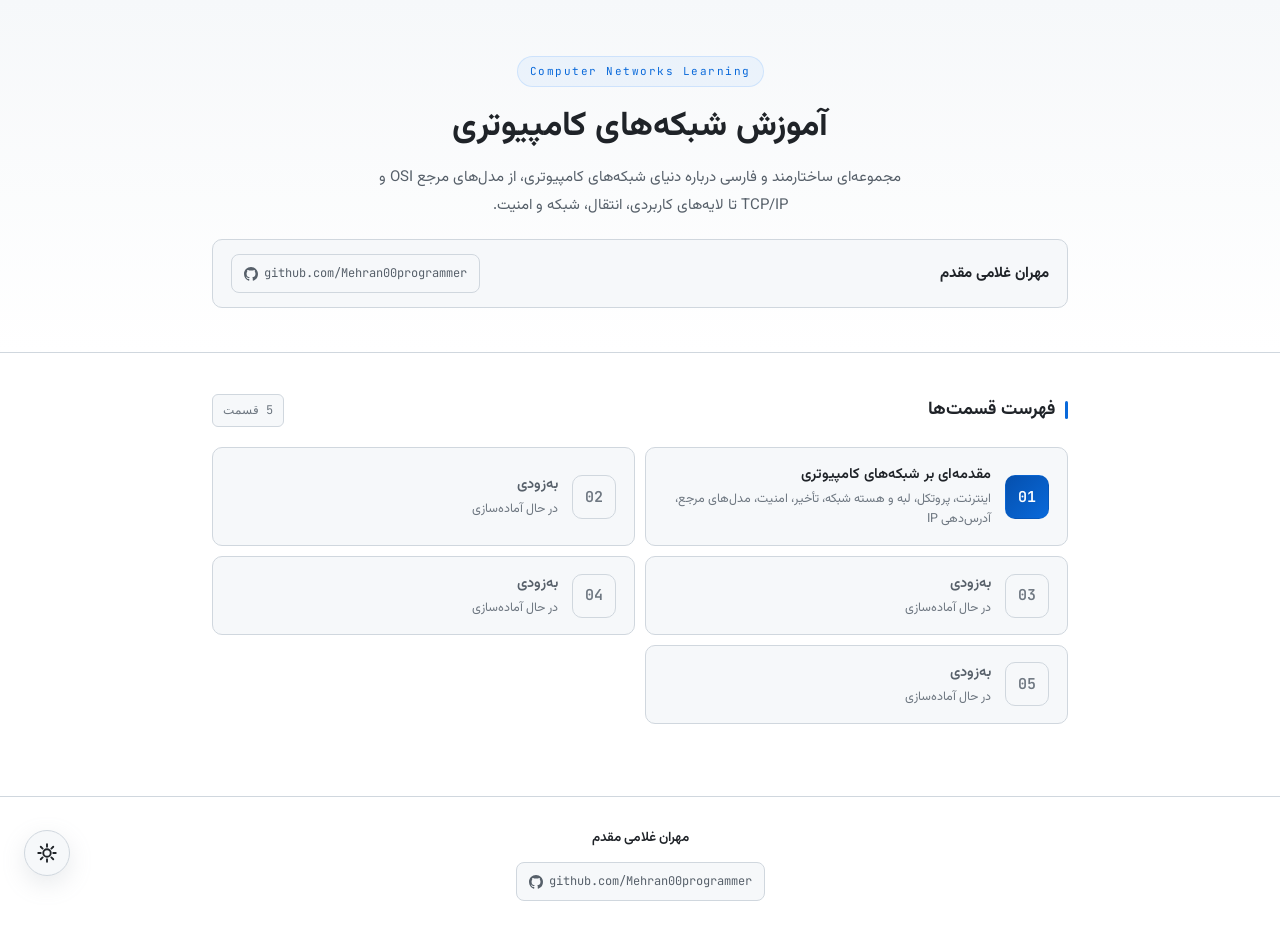
<file: index.html>
<!DOCTYPE html>
<html lang="fa" dir="rtl">
<head>
<meta charset="UTF-8">
<meta name="viewport" content="width=device-width, initial-scale=1.0, viewport-fit=cover">
<meta name="theme-color" content="#0d1117">
<meta name="description" content="آموزش شبکه‌های کامپیوتری — مجموعه آموزشی ۵ قسمتی درباره مدل‌های مرجع، لایه‌های شبکه، پروتکل‌ها و امنیت. نوشته مهران غلامی مقدم.">
<meta name="author" content="مهران غلامی مقدم">
<meta name="keywords" content="شبکه‌های کامپیوتری, Computer Networks, OSI, TCP/IP, آموزش شبکه">
<meta property="og:title" content="آموزش شبکه‌های کامپیوتری">
<meta property="og:description" content="مجموعه آموزشی ۵ قسمتی درباره مدل‌های مرجع، لایه‌های شبکه، پروتکل‌ها و امنیت">
<meta property="og:type" content="website">
<meta property="og:locale" content="fa_IR">
<meta property="og:url" content="https://mehran00programmer.github.io/Computer-Networks-Learning/">
<title>آموزش شبکه‌های کامپیوتری — فهرست مطالب</title>
<link rel="icon" href="mehran-favicon.ico" sizes="any">
<link rel="canonical" href="https://mehran00programmer.github.io/Computer-Networks-Learning/">
<link rel="stylesheet" href="assets/style.css">
</head>
<body>

<header class="hero">
  <div class="page">
    <div class="hero-badge">Computer Networks Learning</div>
    <h1 class="hero-title">آموزش شبکه‌های کامپیوتری</h1>
    <p class="hero-desc">
      مجموعه‌ای ساختارمند و فارسی درباره دنیای شبکه‌های کامپیوتری،
      از مدل‌های مرجع <bdi>OSI</bdi> و <bdi>TCP/IP</bdi> تا لایه‌های
      کاربردی، انتقال، شبکه و امنیت.
    </p>

    <div class="author-card">
      <div class="author-name">مهران غلامی مقدم</div>
      <a class="author-link" href="https://github.com/Mehran00programmer" target="_blank" rel="noopener noreferrer" aria-label="گیت‌هاب مهران غلامی مقدم">
        <svg viewBox="0 0 16 16" fill="currentColor" aria-hidden="true">
          <path d="M8 0C3.58 0 0 3.58 0 8c0 3.54 2.29 6.53 5.47 7.59.4.07.55-.17.55-.38 0-.19-.01-.82-.01-1.49-2.01.37-2.53-.49-2.69-.94-.09-.23-.48-.94-.82-1.13-.28-.15-.68-.52-.01-.53.63-.01 1.08.58 1.23.82.72 1.21 1.87.87 2.33.66.07-.52.28-.87.51-1.07-1.78-.2-3.64-.89-3.64-3.95 0-.87.31-1.59.82-2.15-.08-.2-.36-1.02.08-2.12 0 0 .67-.21 2.2.82.64-.18 1.32-.27 2-.27.68 0 1.36.09 2 .27 1.53-1.04 2.2-.82 2.2-.82.44 1.1.16 1.92.08 2.12.51.56.82 1.27.82 2.15 0 3.07-1.87 3.75-3.65 3.95.29.25.54.73.54 1.48 0 1.07-.01 1.93-.01 2.2 0 .21.15.46.55.38A8.012 8.012 0 0 0 16 8c0-4.42-3.58-8-8-8z"/>
        </svg>
        github.com/Mehran00programmer
      </a>
    </div>
  </div>
</header>

<div class="page">

  <section class="parts-list">
    <div class="parts-list-header">
      <h2 class="parts-list-title">فهرست قسمت‌ها</h2>
      <span class="parts-list-count">5 قسمت</span>
    </div>

    <div class="parts-grid">

      <a class="part-card ready fade-in" href="part-01.html">
        <div class="part-card-num">01</div>
        <div class="part-card-body">
          <div class="part-card-title">مقدمه‌ای بر شبکه‌های کامپیوتری</div>
          <div class="part-card-desc">اینترنت، پروتکل، لبه و هسته شبکه، تأخیر، امنیت، مدل‌های مرجع، آدرس‌دهی IP</div>
        </div>
      </a>

      <div class="part-card locked fade-in">
        <div class="part-card-num">02</div>
        <div class="part-card-body">
          <div class="part-card-title">به‌زودی</div>
          <div class="part-card-desc">در حال آماده‌سازی</div>
        </div>
      </div>

      <div class="part-card locked fade-in">
        <div class="part-card-num">03</div>
        <div class="part-card-body">
          <div class="part-card-title">به‌زودی</div>
          <div class="part-card-desc">در حال آماده‌سازی</div>
        </div>
      </div>

      <div class="part-card locked fade-in">
        <div class="part-card-num">04</div>
        <div class="part-card-body">
          <div class="part-card-title">به‌زودی</div>
          <div class="part-card-desc">در حال آماده‌سازی</div>
        </div>
      </div>

      <div class="part-card locked fade-in">
        <div class="part-card-num">05</div>
        <div class="part-card-body">
          <div class="part-card-title">به‌زودی</div>
          <div class="part-card-desc">در حال آماده‌سازی</div>
        </div>
      </div>

    </div>
  </section>
</div>

<footer class="doc-footer">
  <div class="footer-name">مهران غلامی مقدم</div>
  <a class="author-link" href="https://github.com/Mehran00programmer" target="_blank" rel="noopener noreferrer" aria-label="گیت‌هاب مهران غلامی مقدم">
    <svg viewBox="0 0 16 16" fill="currentColor" aria-hidden="true">
      <path d="M8 0C3.58 0 0 3.58 0 8c0 3.54 2.29 6.53 5.47 7.59.4.07.55-.17.55-.38 0-.19-.01-.82-.01-1.49-2.01.37-2.53-.49-2.69-.94-.09-.23-.48-.94-.82-1.13-.28-.15-.68-.52-.01-.53.63-.01 1.08.58 1.23.82.72 1.21 1.87.87 2.33.66.07-.52.28-.87.51-1.07-1.78-.2-3.64-.89-3.64-3.95 0-.87.31-1.59.82-2.15-.08-.2-.36-1.02.08-2.12 0 0 .67-.21 2.2.82.64-.18 1.32-.27 2-.27.68 0 1.36.09 2 .27 1.53-1.04 2.2-.82 2.2-.82.44 1.1.16 1.92.08 2.12.51.56.82 1.27.82 2.15 0 3.07-1.87 3.75-3.65 3.95.29.25.54.73.54 1.48 0 1.07-.01 1.93-.01 2.2 0 .21.15.46.55.38A8.012 8.012 0 0 0 16 8c0-4.42-3.58-8-8-8z"/>
    </svg>
    github.com/Mehran00programmer
  </a>
</footer>

<button class="back-to-top" type="button" aria-label="بازگشت به بالا">
  <svg viewBox="0 0 16 16" fill="none" stroke="currentColor" stroke-width="2" stroke-linecap="round" stroke-linejoin="round">
    <path d="M8 13V3"/>
    <polyline points="3 8 8 3 13 8"/>
  </svg>
</button>

<button class="theme-toggle" type="button" aria-label="تغییر تم">
  <svg class="icon-moon" viewBox="0 0 16 16" fill="none" stroke="currentColor" stroke-width="1.5" stroke-linecap="round" stroke-linejoin="round">
    <path d="M14 9.5A6 6 0 0 1 6.5 2 6 6 0 1 0 14 9.5z"/>
  </svg>
  <svg class="icon-sun" viewBox="0 0 16 16" fill="none" stroke="currentColor" stroke-width="1.5" stroke-linecap="round" stroke-linejoin="round">
    <circle cx="8" cy="8" r="3"/>
    <path d="M8 1v2M8 13v2M1 8h2M13 8h2M3 3l1.5 1.5M11.5 11.5L13 13M13 3l-1.5 1.5M4.5 11.5L3 13"/>
  </svg>
</button>

<script src="assets/app.js"></script>

</body>
</html>
</file>
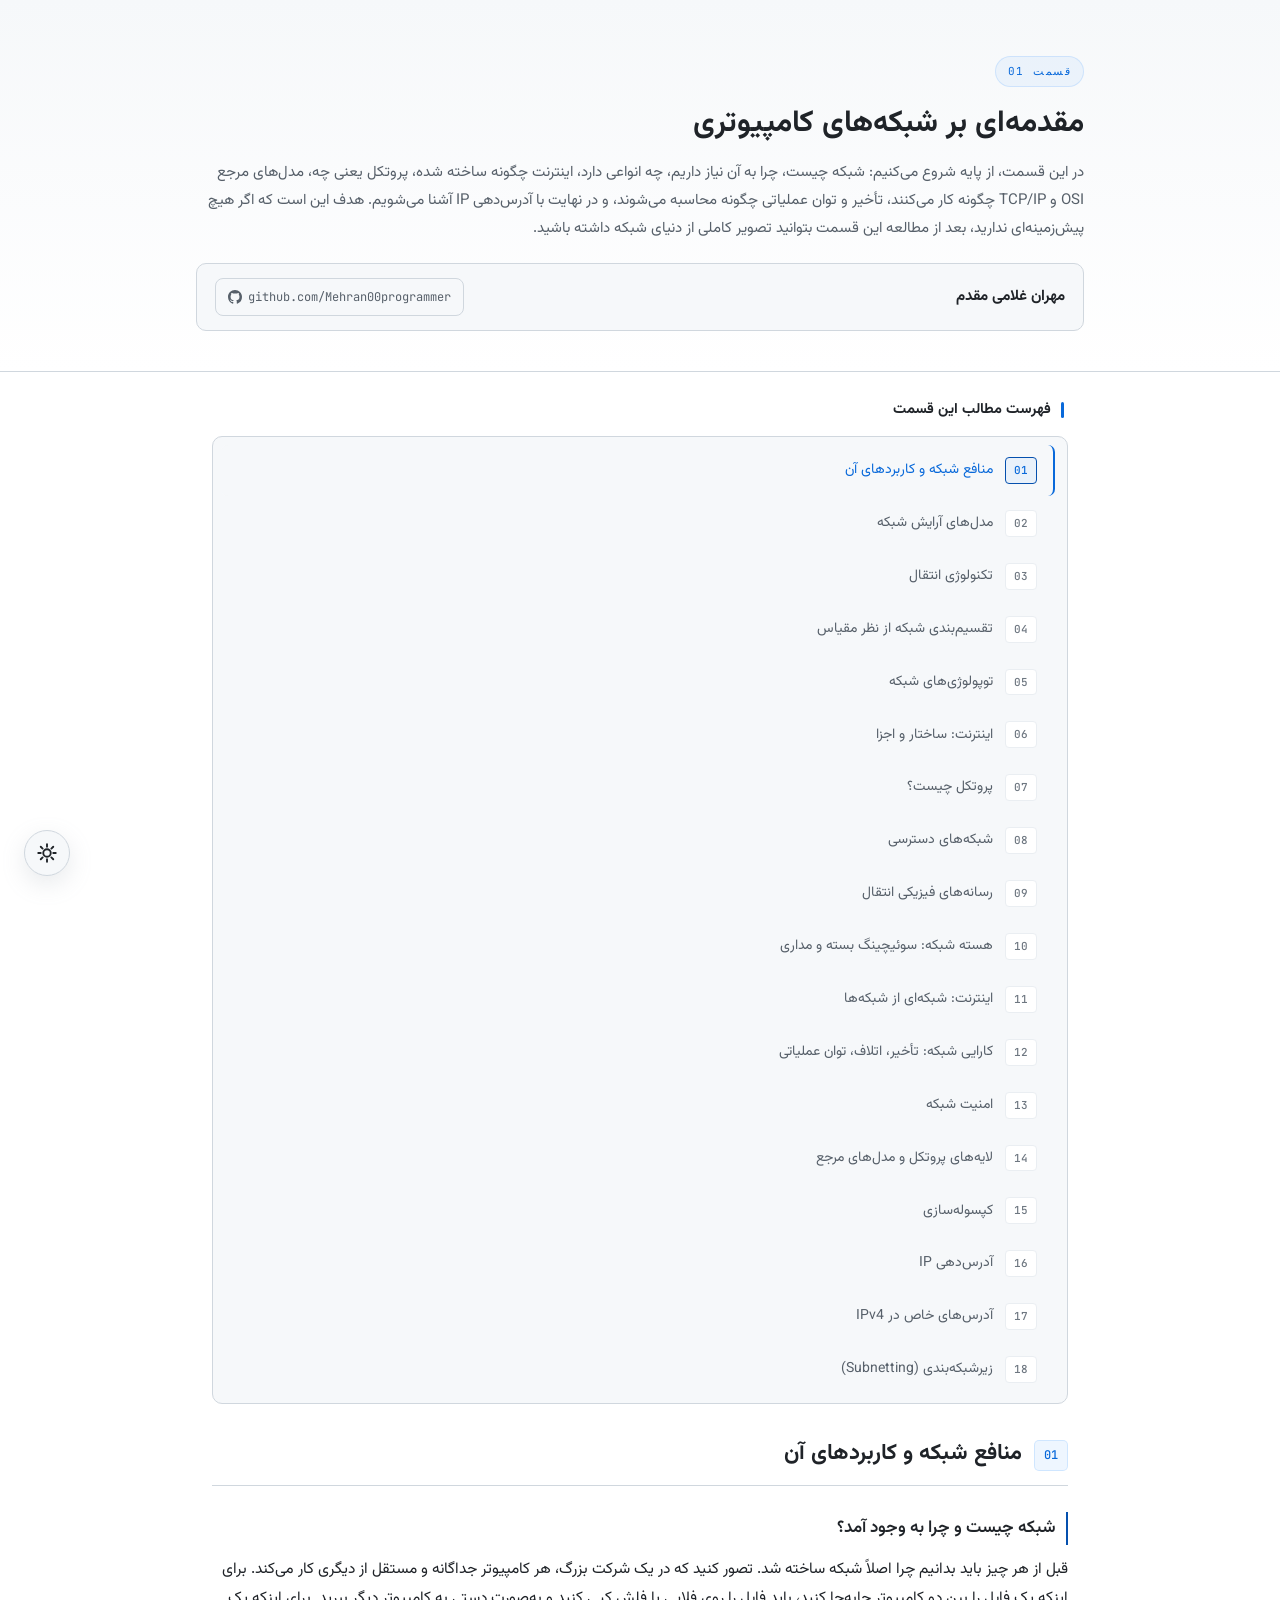
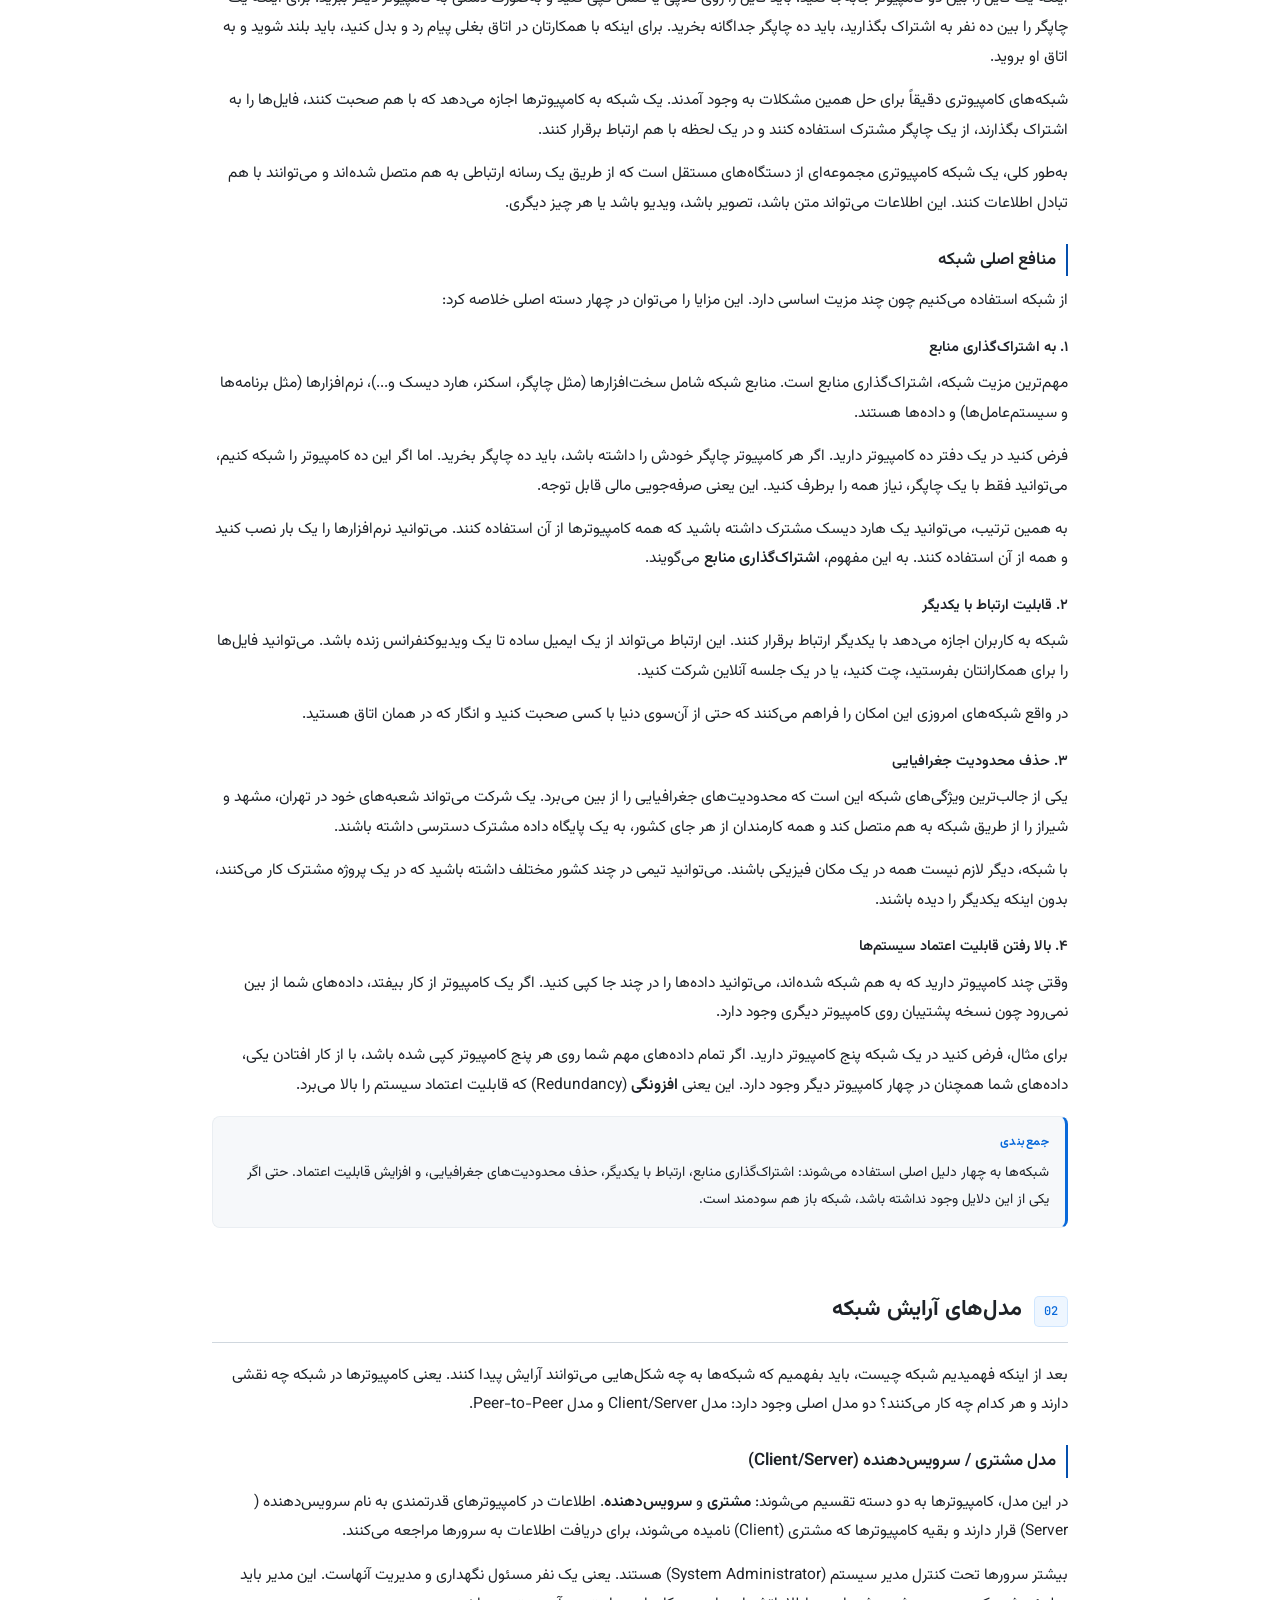
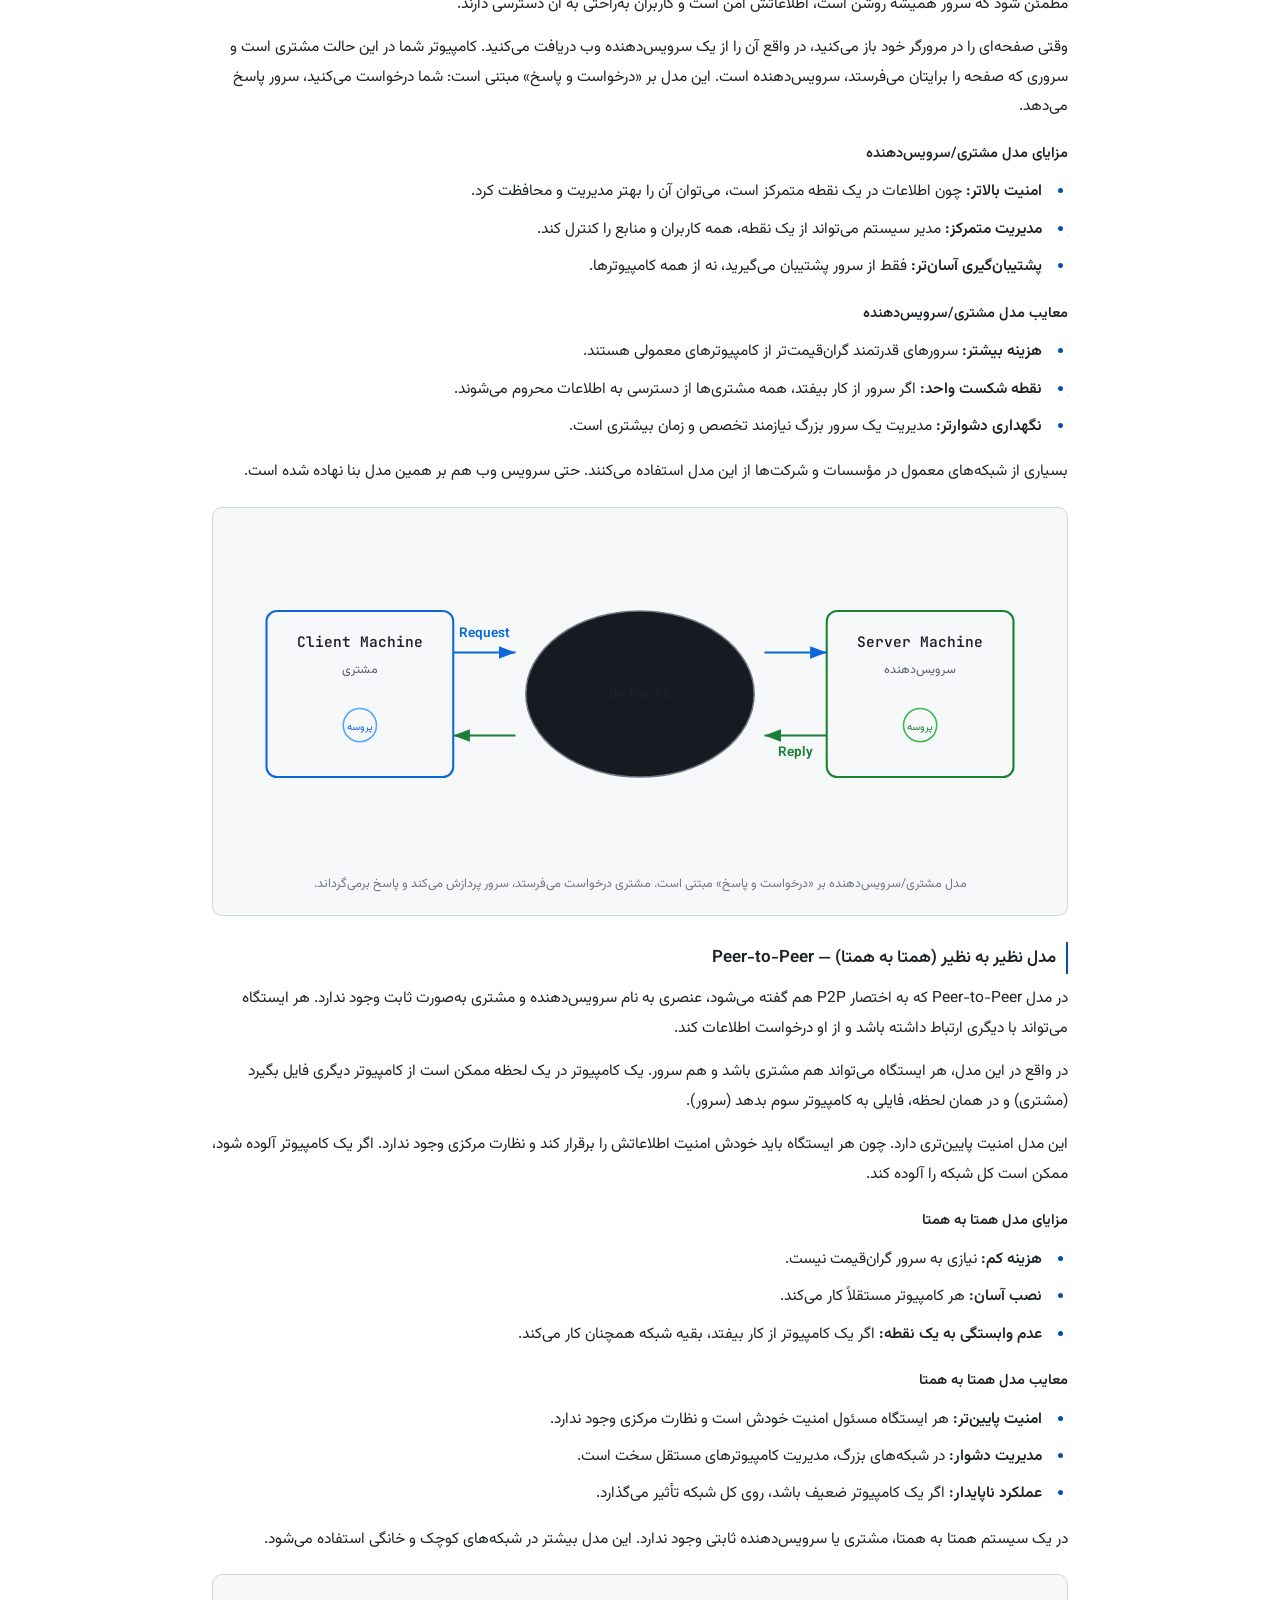
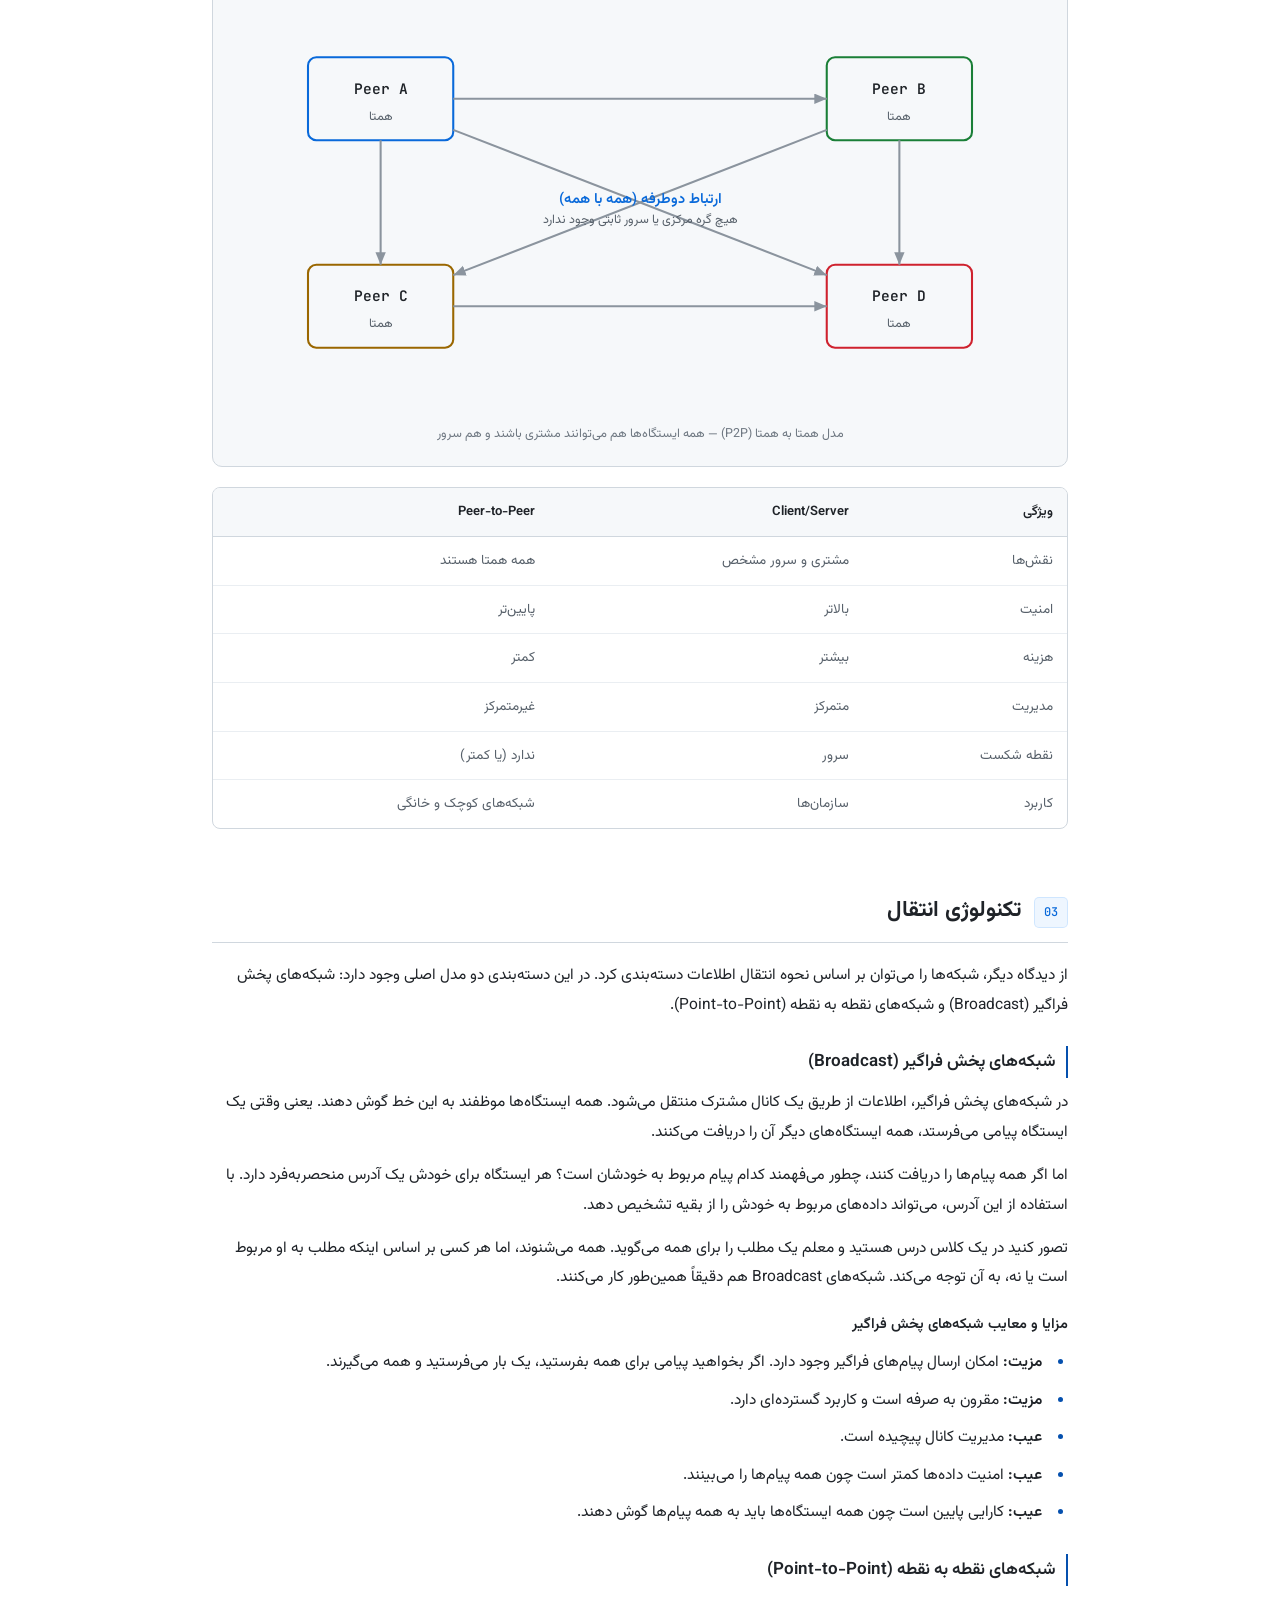
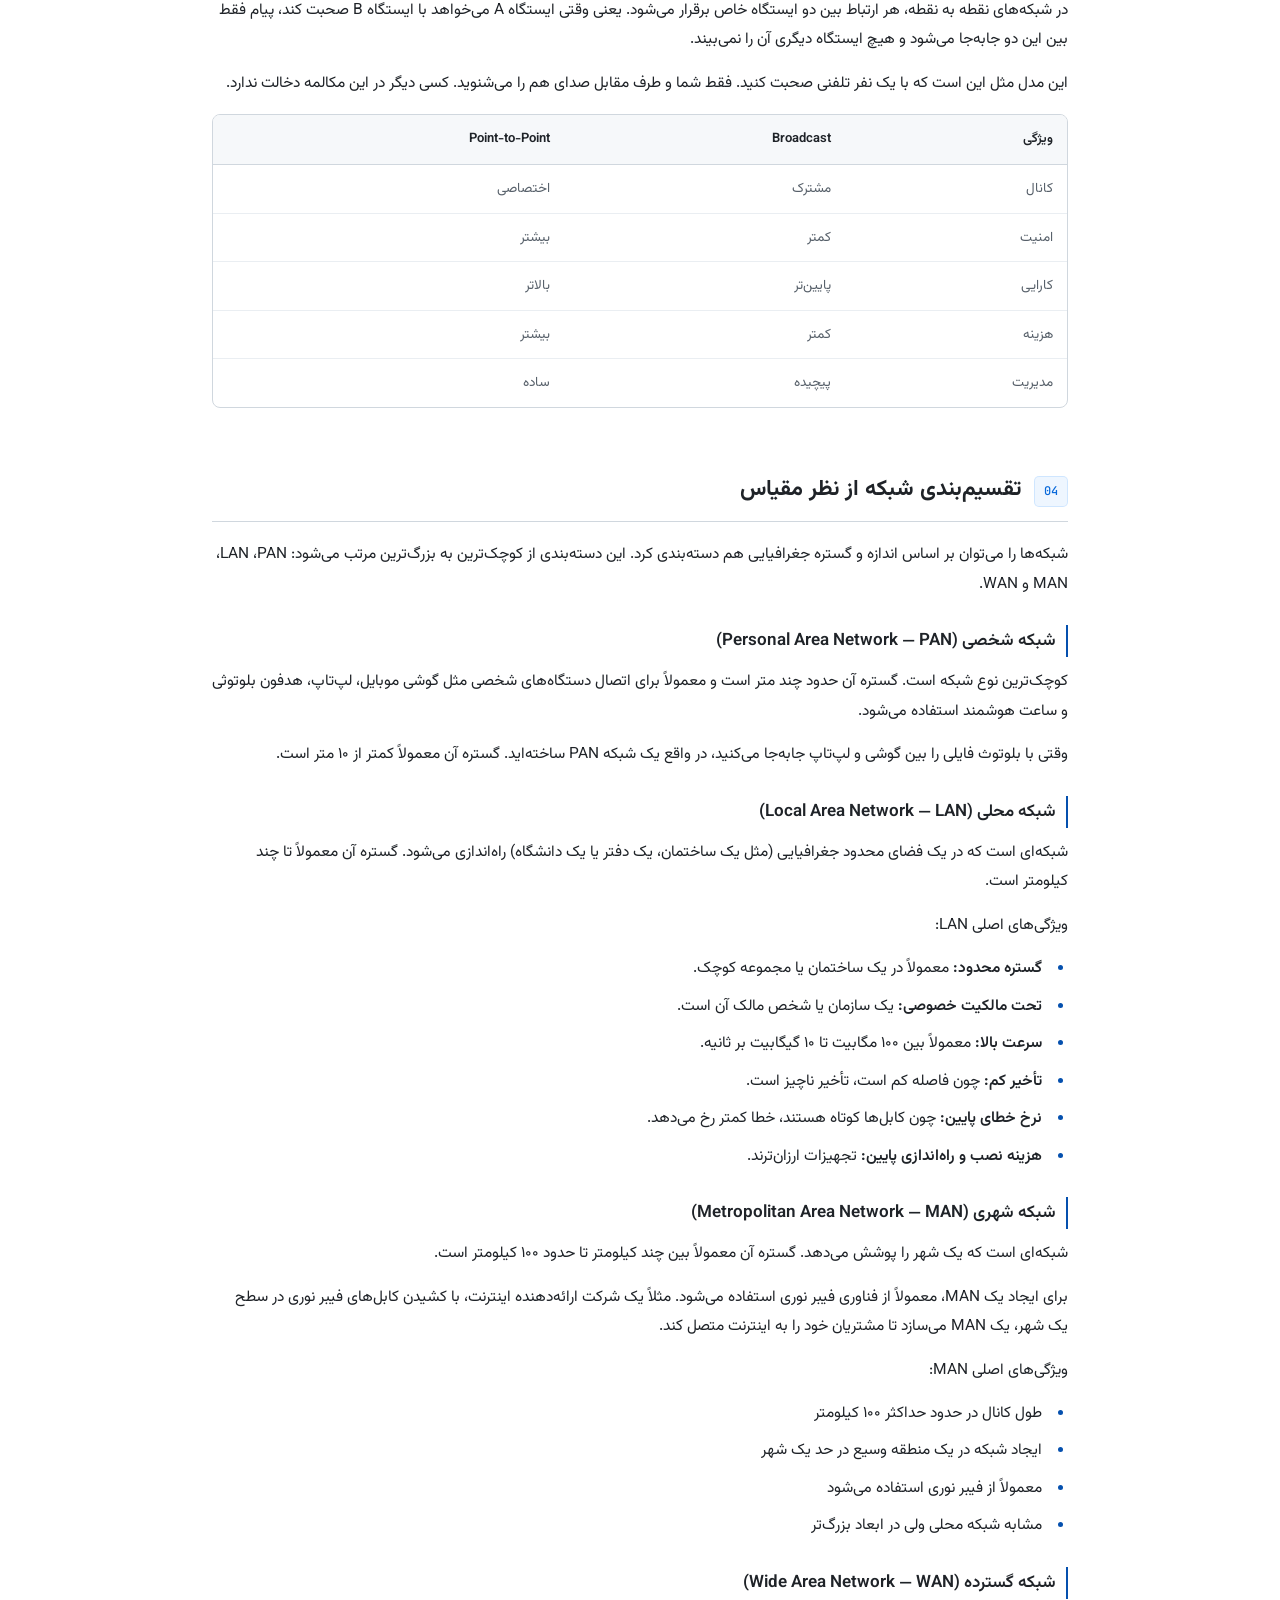
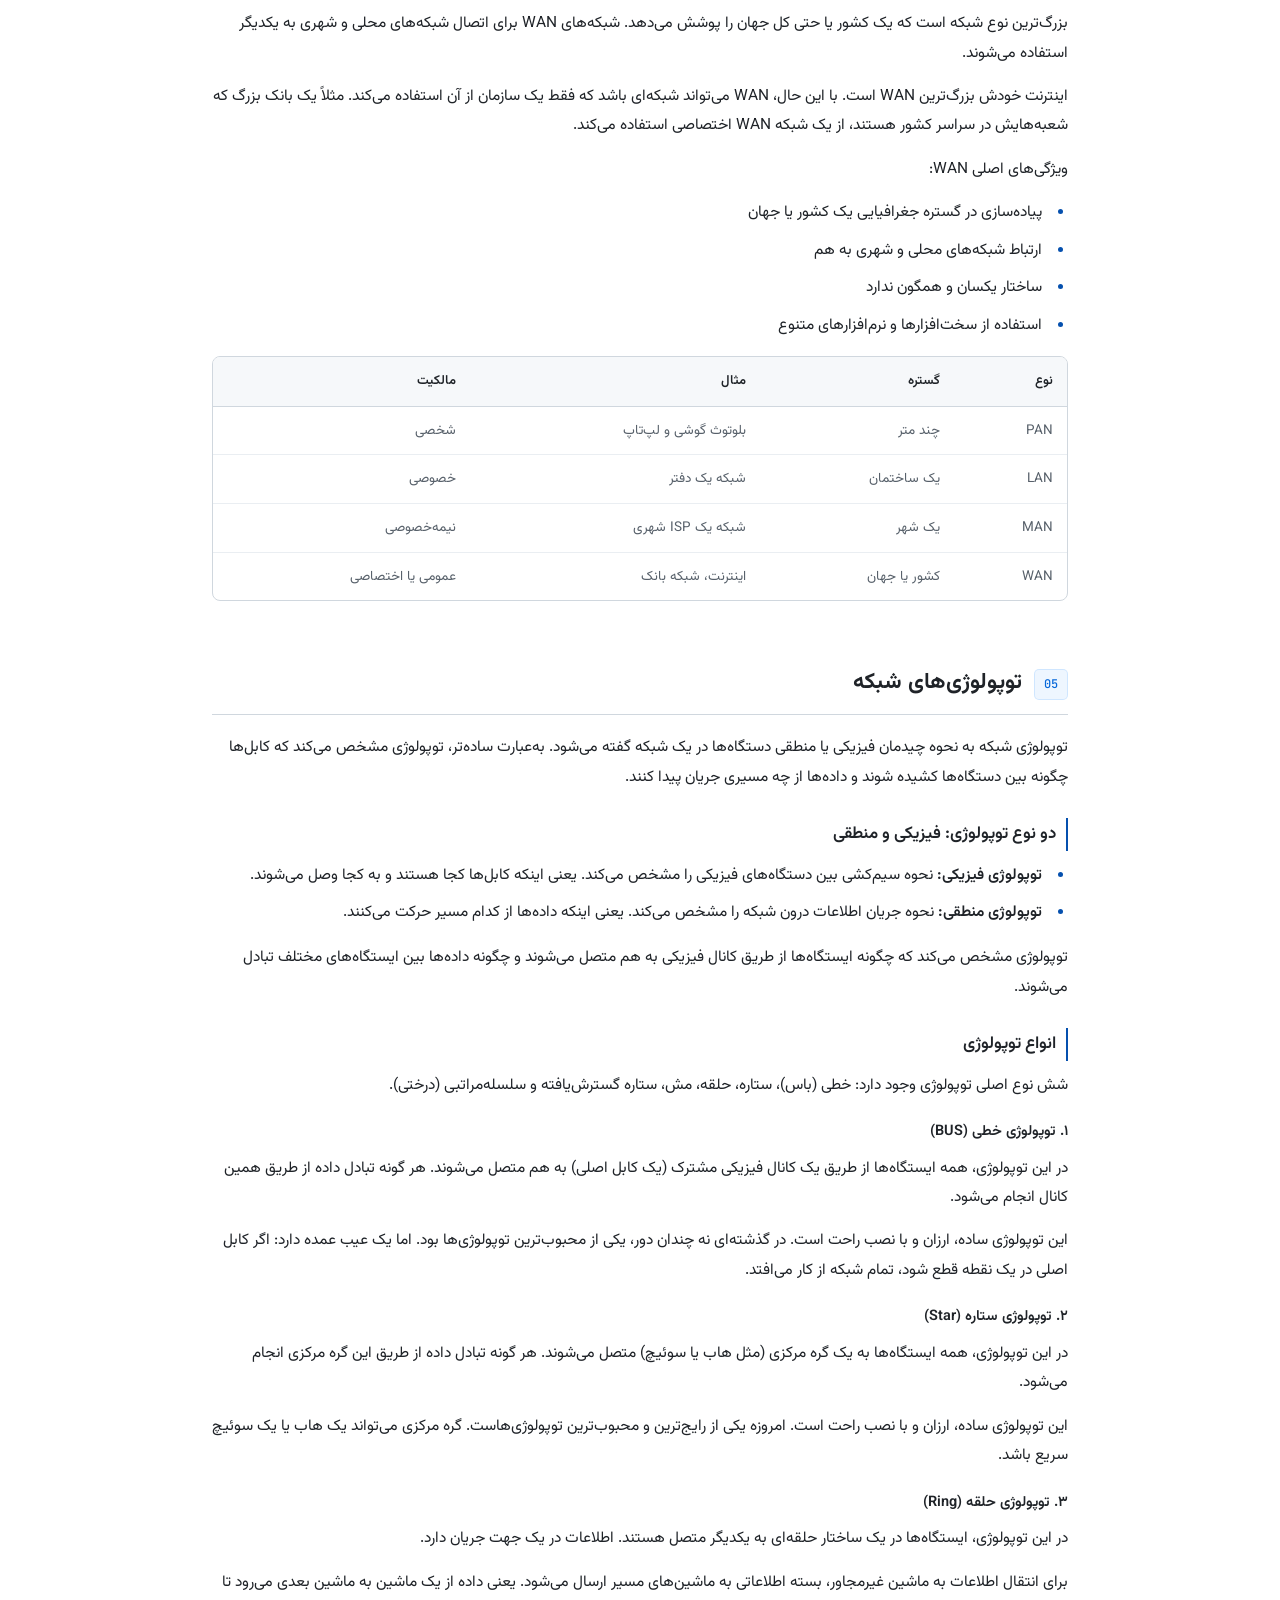
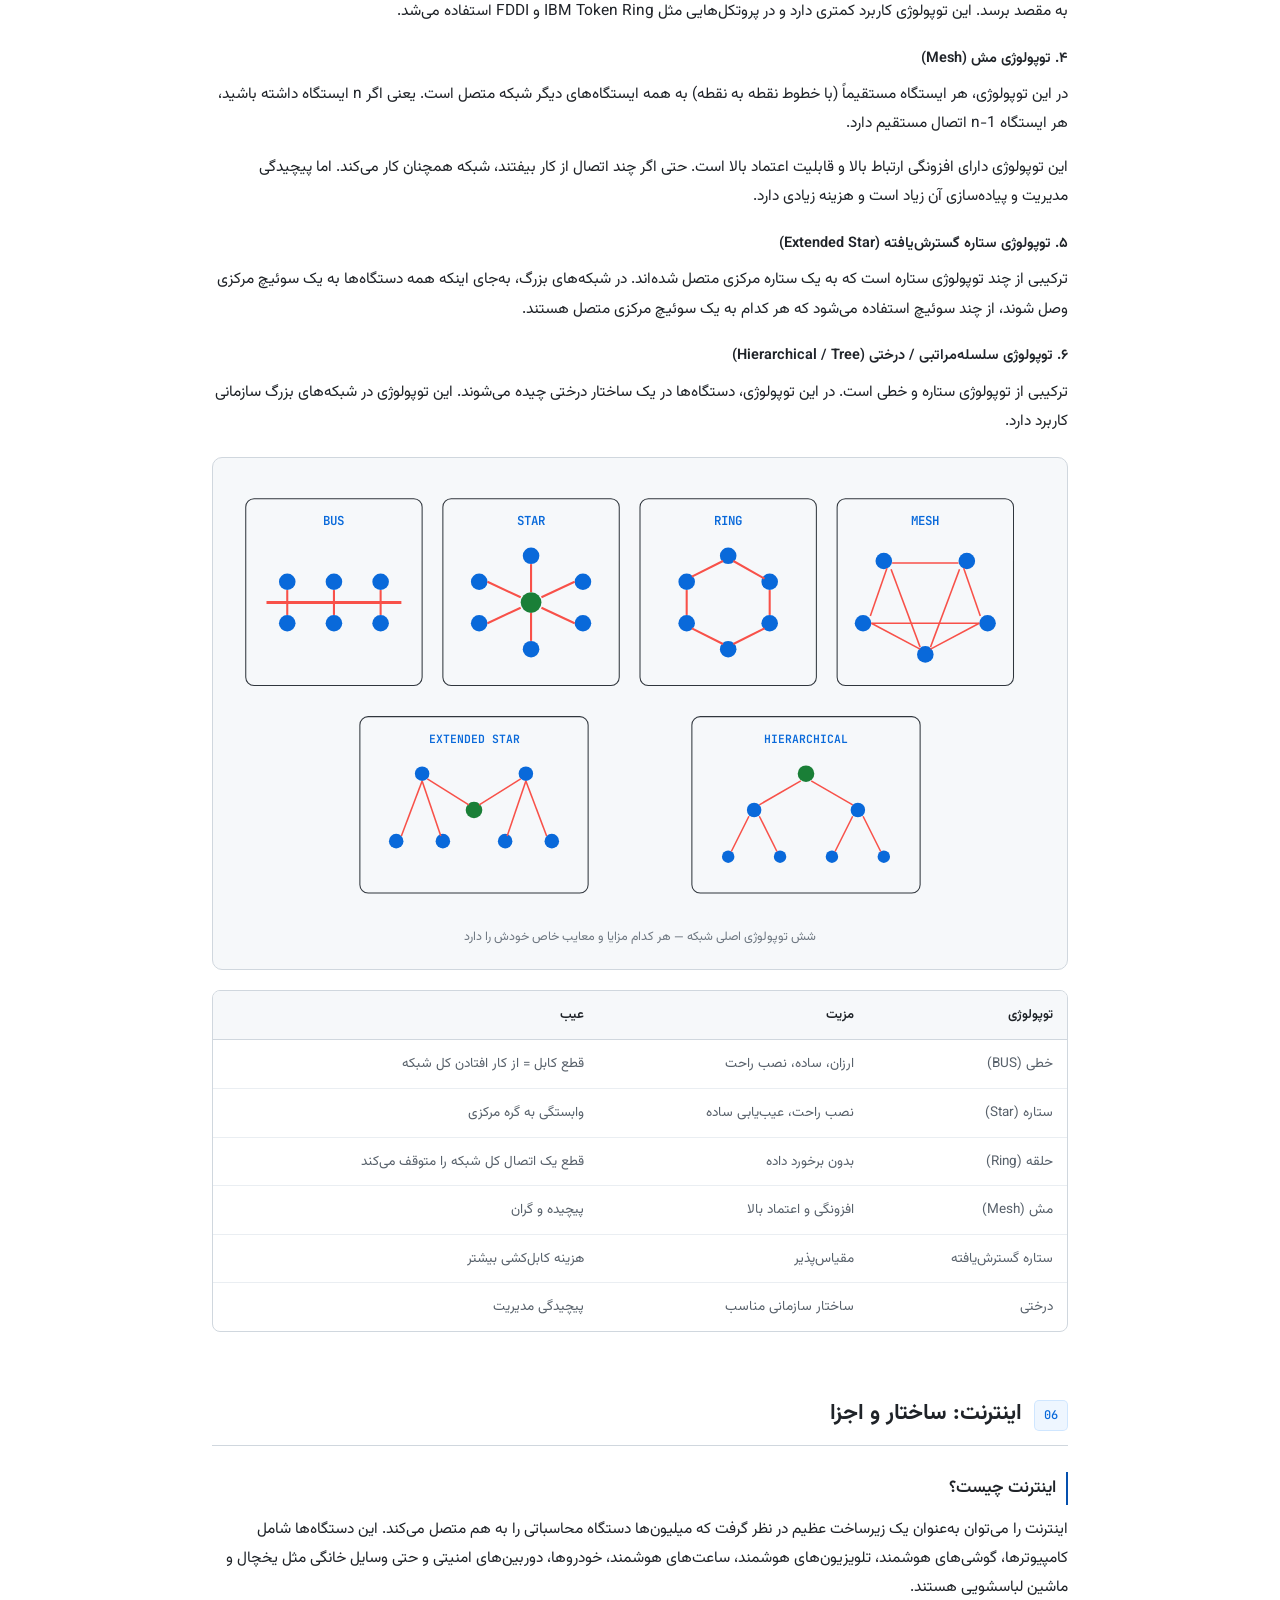
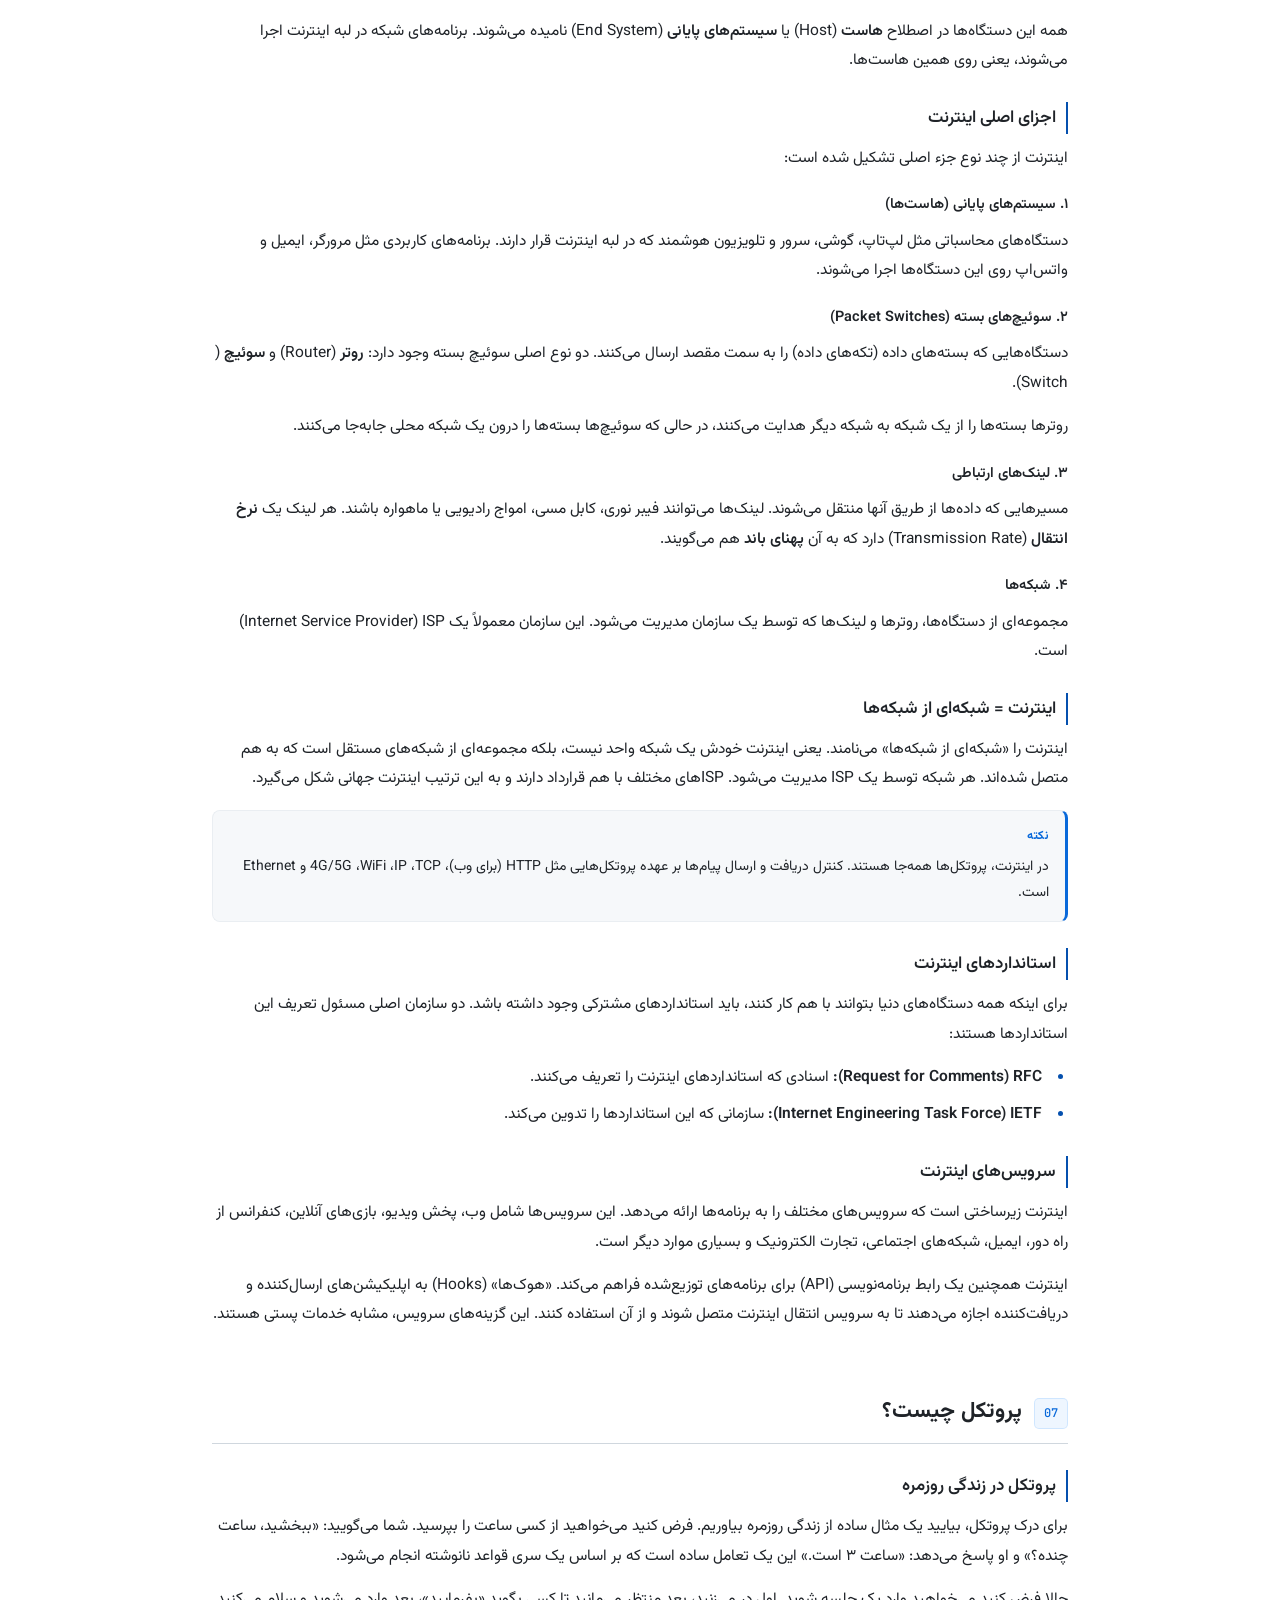
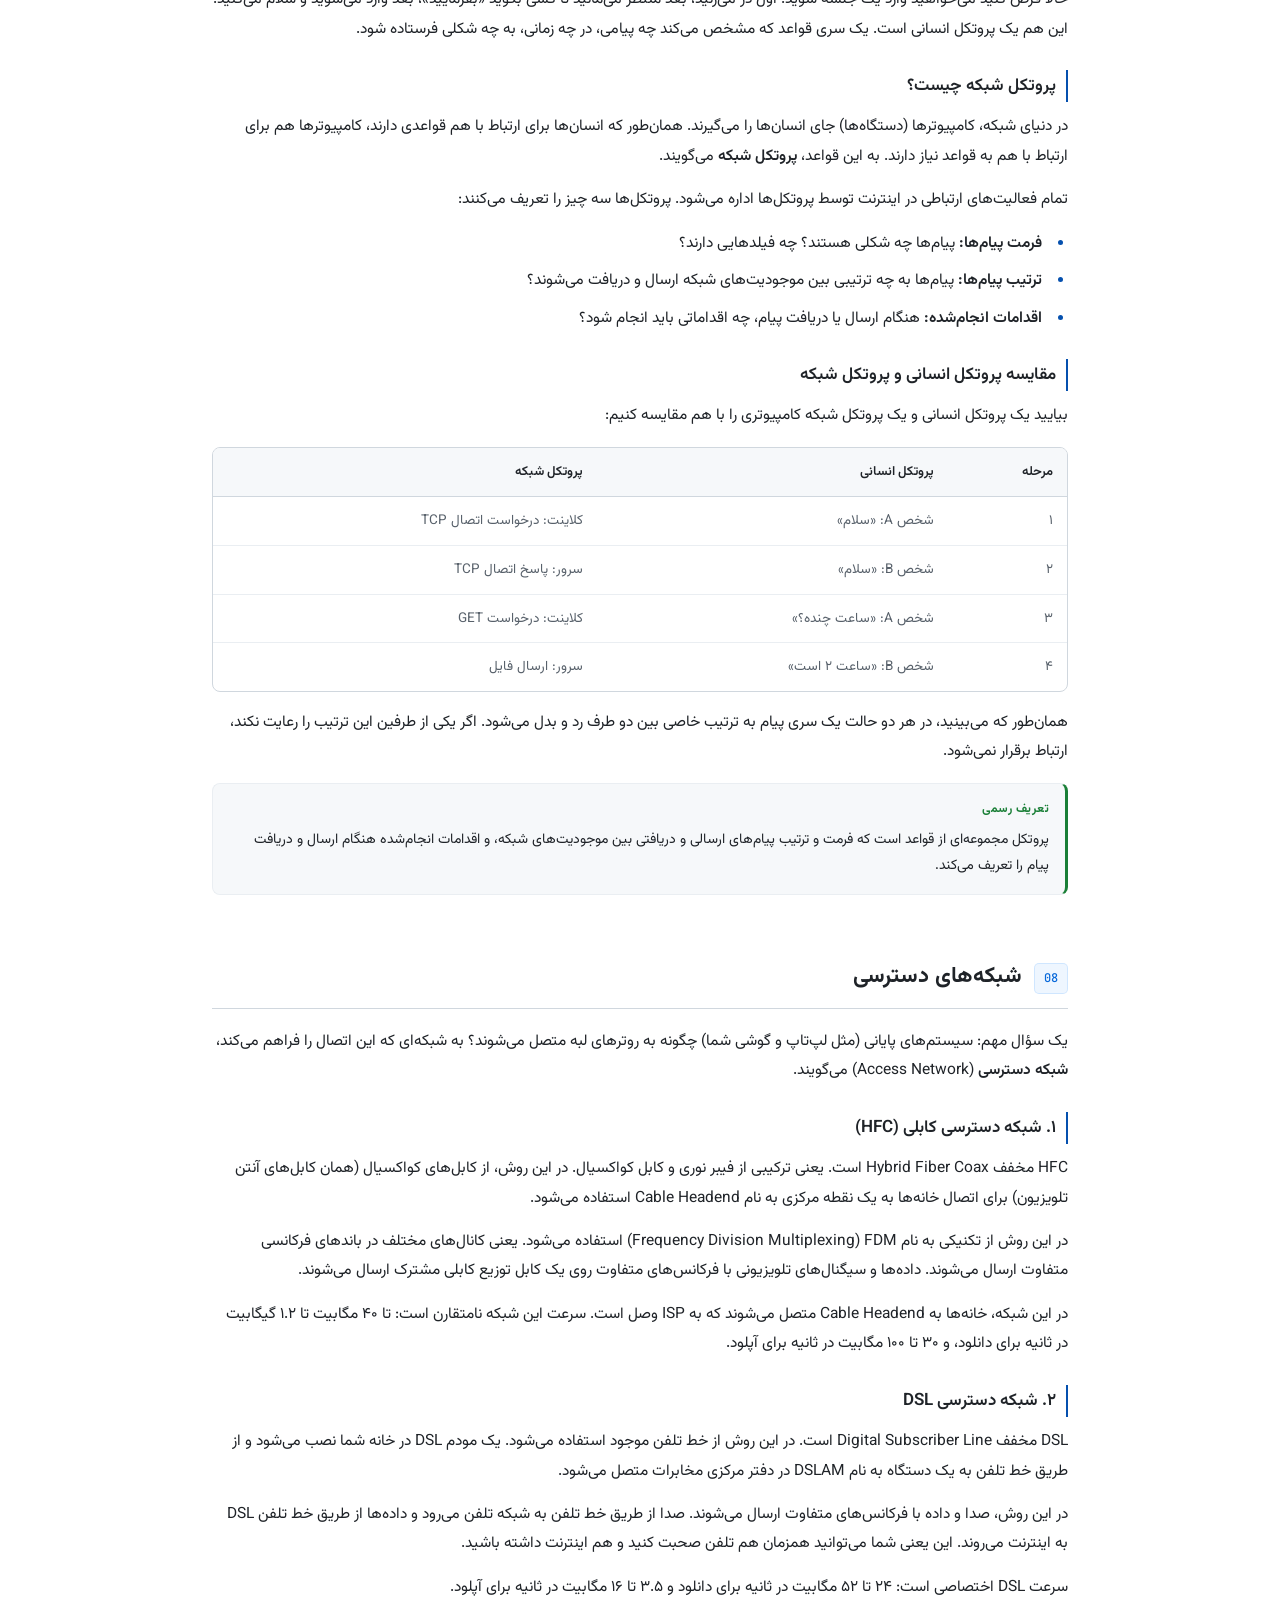
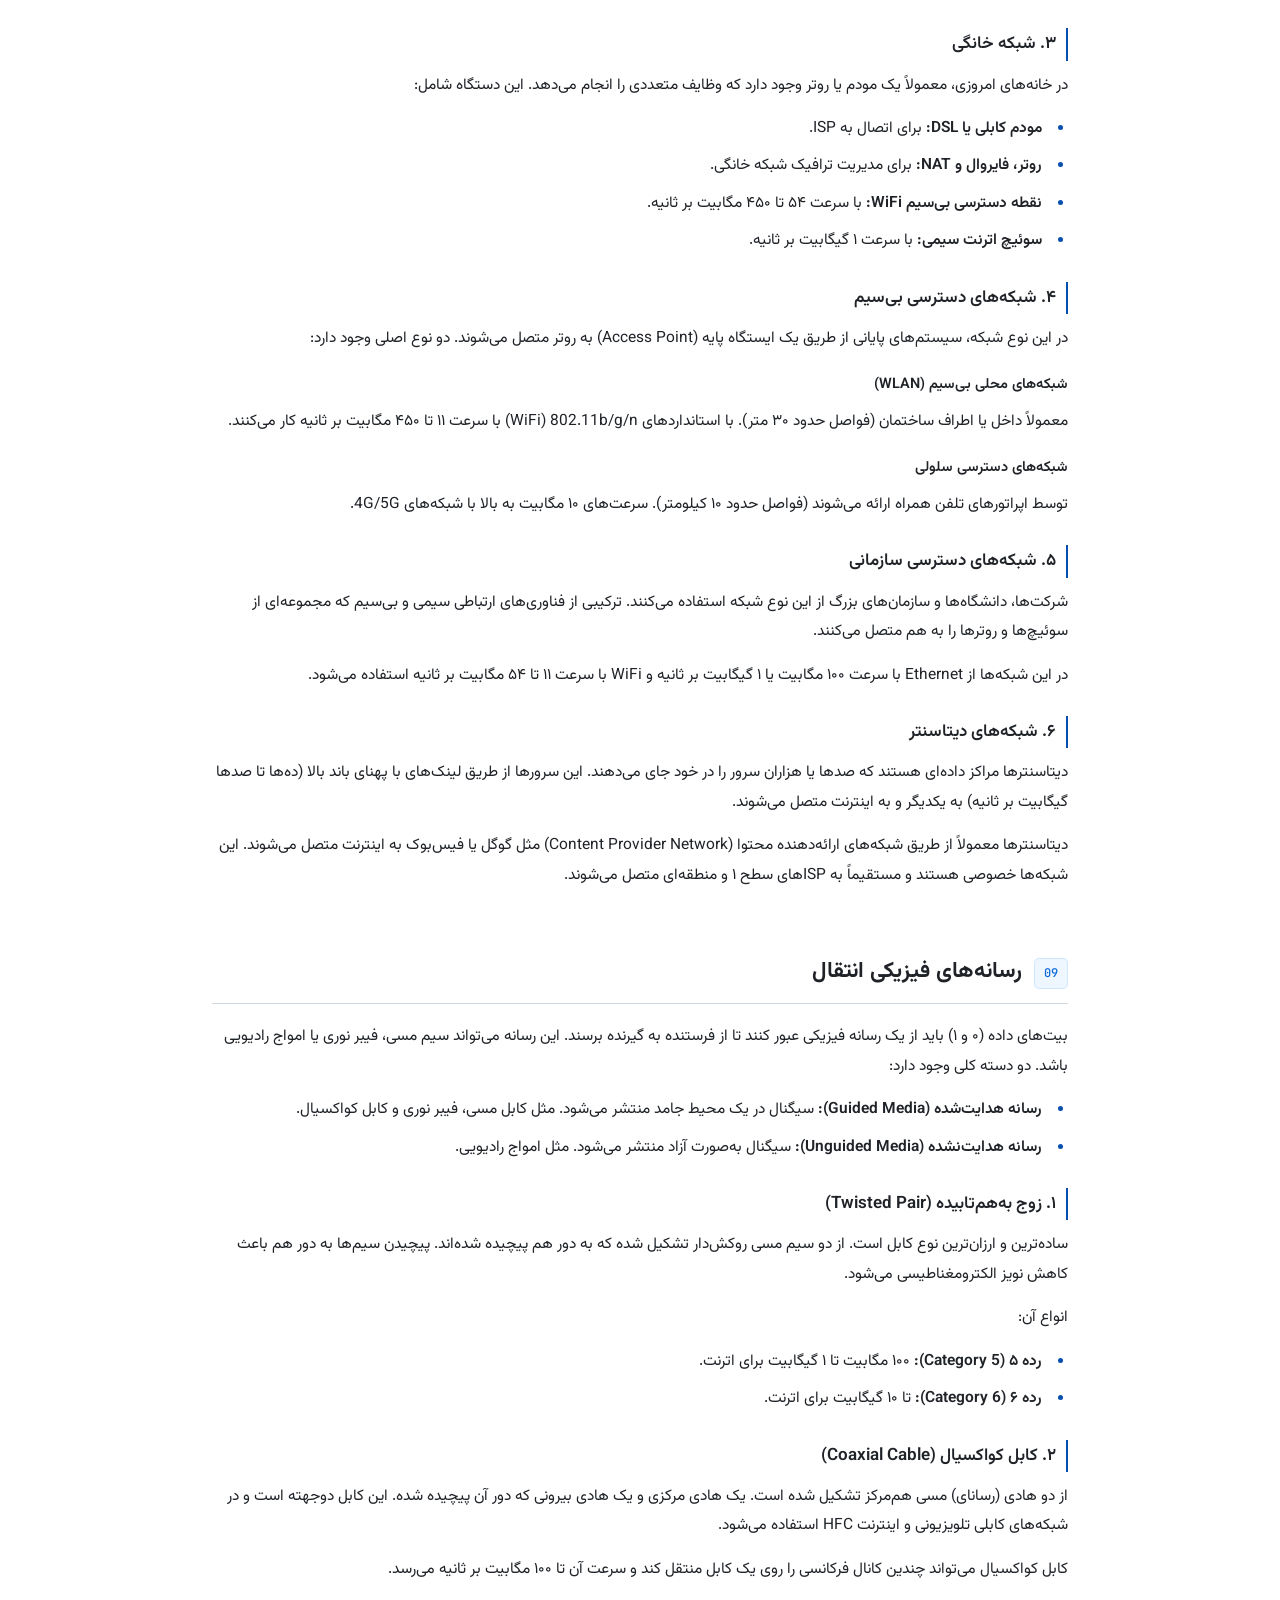
<file: part-template.html>
<!DOCTYPE html>
<html lang="fa" dir="rtl">
<head>
<meta charset="UTF-8">
<meta name="viewport" content="width=device-width, initial-scale=1.0, viewport-fit=cover">
<meta name="theme-color" content="#0d1117">
<meta name="description" content="قسمت اول آموزش شبکه‌های کامپیوتری — مقدمه‌ای کامل بر شبکه، اینترنت، پروتکل، مدل‌های مرجع، آدرس‌دهی IP و مباحث پایه">
<meta name="author" content="مهران غلامی مقدم">
<title>قسمت 01 — مقدمه‌ای بر شبکه‌های کامپیوتری</title>
<link rel="icon" href="mehran-favicon.ico" sizes="any">
<link rel="canonical" href="https://mehran00programmer.github.io/Computer-Networks-Learning/part-01.html">
<link rel="stylesheet" href="assets/style.css">
</head>
<body>

<div class="reading-progress">
  <div class="reading-progress-bar"></div>
</div>

<header class="doc-header">
  <div class="page">
    <div class="hero-badge">قسمت 01</div>
    <h1 class="doc-title">مقدمه‌ای بر <bdi>شبکه‌های کامپیوتری</bdi></h1>
    <p class="doc-subtitle">
      در این قسمت، از پایه شروع می‌کنیم: شبکه چیست، چرا به آن نیاز داریم،
      چه انواعی دارد، اینترنت چگونه ساخته شده، پروتکل یعنی چه، مدل‌های
      مرجع <bdi>OSI</bdi> و <bdi>TCP/IP</bdi> چگونه کار می‌کنند، تأخیر و
      توان عملیاتی چگونه محاسبه می‌شوند، و در نهایت با آدرس‌دهی
      <bdi>IP</bdi> آشنا می‌شویم. هدف این است که اگر هیچ پیش‌زمینه‌ای
      ندارید، بعد از مطالعه این قسمت بتوانید تصویر کاملی از دنیای شبکه
      داشته باشید.
    </p>

    <div class="author-card">
      <div class="author-name">مهران غلامی مقدم</div>
      <a class="author-link" href="https://github.com/Mehran00programmer" target="_blank" rel="noopener noreferrer" aria-label="گیت‌هاب مهران غلامی مقدم">
        <svg viewBox="0 0 16 16" fill="currentColor" aria-hidden="true">
          <path d="M8 0C3.58 0 0 3.58 0 8c0 3.54 2.29 6.53 5.47 7.59.4.07.55-.17.55-.38 0-.19-.01-.82-.01-1.49-2.01.37-2.53-.49-2.69-.94-.09-.23-.48-.94-.82-1.13-.28-.15-.68-.52-.01-.53.63-.01 1.08.58 1.23.82.72 1.21 1.87.87 2.33.66.07-.52.28-.87.51-1.07-1.78-.2-3.64-.89-3.64-3.95 0-.87.31-1.59.82-2.15-.08-.2-.36-1.02.08-2.12 0 0 .67-.21 2.2.82.64-.18 1.32-.27 2-.27.68 0 1.36.09 2 .27 1.53-1.04 2.2-.82 2.2-.82.44 1.1.16 1.92.08 2.12.51.56.82 1.27.82 2.15 0 3.07-1.87 3.75-3.65 3.95.29.25.54.73.54 1.48 0 1.07-.01 1.93-.01 2.2 0 .21.15.46.55.38A8.012 8.012 0 0 0 16 8c0-4.42-3.58-8-8-8z"/>
        </svg>
        github.com/Mehran00programmer
      </a>
    </div>
  </div>
</header>

<div class="page">

  <aside class="toc-wrap fade-in">
    <div class="toc-header">فهرست مطالب این قسمت</div>
    <ul class="toc-list">
      <li><a class="toc-link" href="#s1"><span class="num">01</span><span>منافع شبکه و کاربردهای آن</span></a></li>
      <li><a class="toc-link" href="#s2"><span class="num">02</span><span>مدل‌های آرایش شبکه</span></a></li>
      <li><a class="toc-link" href="#s3"><span class="num">03</span><span>تکنولوژی انتقال</span></a></li>
      <li><a class="toc-link" href="#s4"><span class="num">04</span><span>تقسیم‌بندی شبکه از نظر مقیاس</span></a></li>
      <li><a class="toc-link" href="#s5"><span class="num">05</span><span>توپولوژی‌های شبکه</span></a></li>
      <li><a class="toc-link" href="#s6"><span class="num">06</span><span>اینترنت: ساختار و اجزا</span></a></li>
      <li><a class="toc-link" href="#s7"><span class="num">07</span><span>پروتکل چیست؟</span></a></li>
      <li><a class="toc-link" href="#s8"><span class="num">08</span><span>شبکه‌های دسترسی</span></a></li>
      <li><a class="toc-link" href="#s9"><span class="num">09</span><span>رسانه‌های فیزیکی انتقال</span></a></li>
      <li><a class="toc-link" href="#s10"><span class="num">10</span><span>هسته شبکه: سوئیچینگ بسته و مداری</span></a></li>
      <li><a class="toc-link" href="#s11"><span class="num">11</span><span>اینترنت: شبکه‌ای از شبکه‌ها</span></a></li>
      <li><a class="toc-link" href="#s12"><span class="num">12</span><span>کارایی شبکه: تأخیر، اتلاف، توان عملیاتی</span></a></li>
      <li><a class="toc-link" href="#s13"><span class="num">13</span><span>امنیت شبکه</span></a></li>
      <li><a class="toc-link" href="#s14"><span class="num">14</span><span>لایه‌های پروتکل و مدل‌های مرجع</span></a></li>
      <li><a class="toc-link" href="#s15"><span class="num">15</span><span>کپسوله‌سازی</span></a></li>
      <li><a class="toc-link" href="#s16"><span class="num">16</span><span>آدرس‌دهی IP</span></a></li>
      <li><a class="toc-link" href="#s17"><span class="num">17</span><span>آدرس‌های خاص در IPv4</span></a></li>
      <li><a class="toc-link" href="#s18"><span class="num">18</span><span>زیرشبکه‌بندی (Subnetting)</span></a></li>
    </ul>
  </aside>

  <main>

    <section class="section fade-in" id="s1">
      <div class="section-head">
        <span class="section-num">01</span>
        <h2 class="section-title">منافع شبکه و کاربردهای آن</h2>
      </div>

      <h3>شبکه چیست و چرا به وجود آمد؟</h3>
      <p>
        قبل از هر چیز باید بدانیم چرا اصلاً شبکه ساخته شد. تصور کنید که
        در یک شرکت بزرگ، هر کامپیوتر جداگانه و مستقل از دیگری کار می‌کند.
        برای اینکه یک فایل را بین دو کامپیوتر جابه‌جا کنید، باید فایل را
        روی فلاپی یا فلش کپی کنید و به‌صورت دستی به کامپیوتر دیگر ببرید.
        برای اینکه یک چاپگر را بین ده نفر به اشتراک بگذارید، باید ده چاپگر
        جداگانه بخرید. برای اینکه با همکارتان در اتاق بغلی پیام رد و بدل
        کنید، باید بلند شوید و به اتاق او بروید.
      </p>

      <p>
        شبکه‌های کامپیوتری دقیقاً برای حل همین مشکلات به وجود آمدند. یک
        شبکه به کامپیوترها اجازه می‌دهد که با هم صحبت کنند، فایل‌ها را
        به اشتراک بگذارند، از یک چاپگر مشترک استفاده کنند و در یک لحظه
        با هم ارتباط برقرار کنند.
      </p>

      <p>
        به‌طور کلی، یک شبکه کامپیوتری مجموعه‌ای از دستگاه‌های مستقل است که
        از طریق یک رسانه ارتباطی به هم متصل شده‌اند و می‌توانند با هم
        تبادل اطلاعات کنند. این اطلاعات می‌تواند متن باشد، تصویر باشد،
        ویدیو باشد یا هر چیز دیگری.
      </p>

      <h3>منافع اصلی شبکه</h3>
      <p>
        از شبکه استفاده می‌کنیم چون چند مزیت اساسی دارد. این مزایا را
        می‌توان در چهار دسته اصلی خلاصه کرد:
      </p>

      <h4>۱. به اشتراک‌گذاری منابع</h4>
      <p>
        مهم‌ترین مزیت شبکه، اشتراک‌گذاری منابع است. منابع شبکه شامل
        سخت‌افزارها (مثل چاپگر، اسکنر، هارد دیسک و...)، نرم‌افزارها
        (مثل برنامه‌ها و سیستم‌عامل‌ها) و داده‌ها هستند.
      </p>

      <p>
        فرض کنید در یک دفتر ده کامپیوتر دارید. اگر هر کامپیوتر چاپگر
        خودش را داشته باشد، باید ده چاپگر بخرید. اما اگر این ده کامپیوتر
        را شبکه کنیم، می‌توانید فقط با یک چاپگر، نیاز همه را برطرف کنید.
        این یعنی صرفه‌جویی مالی قابل توجه.
      </p>

      <p>
        به همین ترتیب، می‌توانید یک هارد دیسک مشترک داشته باشید که همه
        کامپیوترها از آن استفاده کنند. می‌توانید نرم‌افزارها را یک بار
        نصب کنید و همه از آن استفاده کنند. به این مفهوم،
        <strong>اشتراک‌گذاری منابع</strong> می‌گویند.
      </p>

      <h4>۲. قابلیت ارتباط با یکدیگر</h4>
      <p>
        شبکه به کاربران اجازه می‌دهد با یکدیگر ارتباط برقرار کنند. این
        ارتباط می‌تواند از یک ایمیل ساده تا یک ویدیوکنفرانس زنده باشد.
        می‌توانید فایل‌ها را برای همکارانتان بفرستید، چت کنید، یا در یک
        جلسه آنلاین شرکت کنید.
      </p>

      <p>
        در واقع شبکه‌های امروزی این امکان را فراهم می‌کنند که حتی از
        آن‌سوی دنیا با کسی صحبت کنید و انگار که در همان اتاق هستید.
      </p>

      <h4>۳. حذف محدودیت جغرافیایی</h4>
      <p>
        یکی از جالب‌ترین ویژگی‌های شبکه این است که محدودیت‌های جغرافیایی
        را از بین می‌برد. یک شرکت می‌تواند شعبه‌های خود در تهران، مشهد و
        شیراز را از طریق شبکه به هم متصل کند و همه کارمندان از هر جای
        کشور، به یک پایگاه داده مشترک دسترسی داشته باشند.
      </p>

      <p>
        با شبکه، دیگر لازم نیست همه در یک مکان فیزیکی باشند. می‌توانید
        تیمی در چند کشور مختلف داشته باشید که در یک پروژه مشترک کار
        می‌کنند، بدون اینکه یکدیگر را دیده باشند.
      </p>

      <h4>۴. بالا رفتن قابلیت اعتماد سیستم‌ها</h4>
      <p>
        وقتی چند کامپیوتر دارید که به هم شبکه شده‌اند، می‌توانید داده‌ها
        را در چند جا کپی کنید. اگر یک کامپیوتر از کار بیفتد، داده‌های
        شما از بین نمی‌رود چون نسخه پشتیبان روی کامپیوتر دیگری وجود
        دارد.
      </p>

      <p>
        برای مثال، فرض کنید در یک شبکه پنج کامپیوتر دارید. اگر تمام
        داده‌های مهم شما روی هر پنج کامپیوتر کپی شده باشد، با از کار
        افتادن یکی، داده‌های شما همچنان در چهار کامپیوتر دیگر وجود دارد.
        این یعنی <strong>افزونگی</strong> (Redundancy) که قابلیت اعتماد
        سیستم را بالا می‌برد.
      </p>

      <div class="callout note">
        <span class="callout-label">جمع‌بندی</span>
        <p>
          شبکه‌ها به چهار دلیل اصلی استفاده می‌شوند: اشتراک‌گذاری
          منابع، ارتباط با یکدیگر، حذف محدودیت‌های جغرافیایی، و افزایش
          قابلیت اعتماد. حتی اگر یکی از این دلایل وجود نداشته باشد،
          شبکه باز هم سودمند است.
        </p>
      </div>
    </section>

    <section class="section fade-in" id="s2">
      <div class="section-head">
        <span class="section-num">02</span>
        <h2 class="section-title">مدل‌های آرایش شبکه</h2>
      </div>

      <p>
        بعد از اینکه فهمیدیم شبکه چیست، باید بفهمیم که شبکه‌ها به چه
        شکل‌هایی می‌توانند آرایش پیدا کنند. یعنی کامپیوترها در شبکه
        چه نقشی دارند و هر کدام چه کار می‌کنند؟ دو مدل اصلی وجود دارد:
        مدل <bdi>Client/Server</bdi> و مدل <bdi>Peer-to-Peer</bdi>.
      </p>

      <h3>مدل مشتری / سرویس‌دهنده (<bdi>Client/Server</bdi>)</h3>
      <p>
        در این مدل، کامپیوترها به دو دسته تقسیم می‌شوند: <strong>مشتری</strong>
        و <strong>سرویس‌دهنده</strong>. اطلاعات در کامپیوترهای قدرتمندی
        به نام سرویس‌دهنده (<bdi>Server</bdi>) قرار دارند و بقیه کامپیوترها
        که مشتری (<bdi>Client</bdi>) نامیده می‌شوند، برای دریافت
        اطلاعات به سرورها مراجعه می‌کنند.
      </p>

      <p>
        بیشتر سرورها تحت کنترل مدیر سیستم (System Administrator) هستند.
        یعنی یک نفر مسئول نگهداری و مدیریت آنهاست. این مدیر باید مطمئن
        شود که سرور همیشه روشن است، اطلاعاتش امن است و کاربران به‌راحتی
        به آن دسترسی دارند.
      </p>

      <p>
        وقتی صفحه‌ای را در مرورگر خود باز می‌کنید، در واقع آن را از یک
        سرویس‌دهنده وب دریافت می‌کنید. کامپیوتر شما در این حالت مشتری
        است و سروری که صفحه را برایتان می‌فرستد، سرویس‌دهنده است. این
        مدل بر «درخواست و پاسخ» مبتنی است: شما درخواست می‌کنید، سرور
        پاسخ می‌دهد.
      </p>

      <h4>مزایای مدل مشتری/سرویس‌دهنده</h4>
      <ul>
        <li>
          <strong>امنیت بالاتر:</strong> چون اطلاعات در یک نقطه متمرکز
          است، می‌توان آن را بهتر مدیریت و محافظت کرد.
        </li>
        <li>
          <strong>مدیریت متمرکز:</strong> مدیر سیستم می‌تواند از یک
          نقطه، همه کاربران و منابع را کنترل کند.
        </li>
        <li>
          <strong>پشتیبان‌گیری آسان‌تر:</strong> فقط از سرور پشتیبان
          می‌گیرید، نه از همه کامپیوترها.
        </li>
      </ul>

      <h4>معایب مدل مشتری/سرویس‌دهنده</h4>
      <ul>
        <li>
          <strong>هزینه بیشتر:</strong> سرورهای قدرتمند گران‌قیمت‌تر
          از کامپیوترهای معمولی هستند.
        </li>
        <li>
          <strong>نقطه شکست واحد:</strong> اگر سرور از کار بیفتد، همه
          مشتری‌ها از دسترسی به اطلاعات محروم می‌شوند.
        </li>
        <li>
          <strong>نگهداری دشوارتر:</strong> مدیریت یک سرور بزرگ نیازمند
          تخصص و زمان بیشتری است.
        </li>
      </ul>

      <p>
        بسیاری از شبکه‌های معمول در مؤسسات و شرکت‌ها از این مدل استفاده
        می‌کنند. حتی سرویس وب هم بر همین مدل بنا نهاده شده است.
      </p>

      <div class="diagram">
        <svg viewBox="0 0 800 320" xmlns="http://www.w3.org/2000/svg" role="img" aria-label="نمودار مدل مشتری سرویس‌دهنده">
          <defs>
            <marker id="mk-blue-req" markerWidth="10" markerHeight="10" refX="8" refY="3" orient="auto">
              <polygon points="0 0, 8 3, 0 6" fill="#58a6ff"/>
            </marker>
            <marker id="mk-green-rep" markerWidth="10" markerHeight="10" refX="8" refY="3" orient="auto">
              <polygon points="0 0, 8 3, 0 6" fill="#3fb950"/>
            </marker>
          </defs>

          <rect x="40" y="80" width="180" height="160" rx="10" fill="#161b22" stroke="#58a6ff" stroke-width="2"/>
          <text x="130" y="115" text-anchor="middle" fill="#e6edf3" font-family="JetBrains Mono, monospace" font-size="14" font-weight="600">Client Machine</text>
          <text x="130" y="140" text-anchor="middle" fill="#8b949e" font-family="Vazirmatn, sans-serif" font-size="12">مشتری</text>
          <circle cx="130" cy="190" r="16" fill="none" stroke="#58a6ff" stroke-width="1.5"/>
          <text x="130" y="195" text-anchor="middle" fill="#58a6ff" font-family="Vazirmatn, sans-serif" font-size="10">پروسه</text>

          <ellipse cx="400" cy="160" rx="110" ry="80" fill="#161b22" stroke="#6e7681" stroke-width="1.5"/>
          <text x="400" y="165" text-anchor="middle" fill="#e6edf3" font-family="JetBrains Mono, monospace" font-size="14">Network</text>

          <rect x="580" y="80" width="180" height="160" rx="10" fill="#161b22" stroke="#3fb950" stroke-width="2"/>
          <text x="670" y="115" text-anchor="middle" fill="#e6edf3" font-family="JetBrains Mono, monospace" font-size="14" font-weight="600">Server Machine</text>
          <text x="670" y="140" text-anchor="middle" fill="#8b949e" font-family="Vazirmatn, sans-serif" font-size="12">سرویس‌دهنده</text>
          <circle cx="670" cy="190" r="16" fill="none" stroke="#3fb950" stroke-width="1.5"/>
          <text x="670" y="195" text-anchor="middle" fill="#3fb950" font-family="Vazirmatn, sans-serif" font-size="10">پروسه</text>

          <line x1="220" y1="120" x2="280" y2="120" stroke="#58a6ff" stroke-width="2" marker-end="url(#mk-blue-req)"/>
          <text x="250" y="105" text-anchor="middle" fill="#58a6ff" font-family="Vazirmatn, sans-serif" font-size="13" font-weight="600">Request</text>

          <line x1="520" y1="120" x2="580" y2="120" stroke="#58a6ff" stroke-width="2" marker-end="url(#mk-blue-req)"/>

          <line x1="580" y1="200" x2="520" y2="200" stroke="#3fb950" stroke-width="2" marker-end="url(#mk-green-rep)"/>
          <text x="550" y="220" text-anchor="middle" fill="#3fb950" font-family="Vazirmatn, sans-serif" font-size="13" font-weight="600">Reply</text>

          <line x1="280" y1="200" x2="220" y2="200" stroke="#3fb950" stroke-width="2" marker-end="url(#mk-green-rep)"/>
        </svg>
        <div class="diagram-caption">
          مدل مشتری/سرویس‌دهنده بر «درخواست و پاسخ» مبتنی است. مشتری درخواست می‌فرستد، سرور پردازش می‌کند و پاسخ برمی‌گرداند.
        </div>
      </div>

      <h3>مدل نظیر به نظیر (همتا به همتا) — <bdi>Peer-to-Peer</bdi></h3>
      <p>
        در مدل <bdi>Peer-to-Peer</bdi> که به اختصار <bdi>P2P</bdi> هم
        گفته می‌شود، عنصری به نام سرویس‌دهنده و مشتری به‌صورت ثابت وجود
        ندارد. هر ایستگاه می‌تواند با دیگری ارتباط داشته باشد و از او
        درخواست اطلاعات کند.
      </p>

      <p>
        در واقع در این مدل، هر ایستگاه می‌تواند هم مشتری باشد و هم سرور.
        یک کامپیوتر در یک لحظه ممکن است از کامپیوتر دیگری فایل بگیرد
        (مشتری) و در همان لحظه، فایلی به کامپیوتر سوم بدهد (سرور).
      </p>

      <p>
        این مدل امنیت پایین‌تری دارد. چون هر ایستگاه باید خودش امنیت
        اطلاعاتش را برقرار کند و نظارت مرکزی وجود ندارد. اگر یک
        کامپیوتر آلوده شود، ممکن است کل شبکه را آلوده کند.
      </p>

      <h4>مزایای مدل همتا به همتا</h4>
      <ul>
        <li>
          <strong>هزینه کم:</strong> نیازی به سرور گران‌قیمت نیست.
        </li>
        <li>
          <strong>نصب آسان:</strong> هر کامپیوتر مستقلاً کار می‌کند.
        </li>
        <li>
          <strong>عدم وابستگی به یک نقطه:</strong> اگر یک کامپیوتر از
          کار بیفتد، بقیه شبکه همچنان کار می‌کند.
        </li>
      </ul>

      <h4>معایب مدل همتا به همتا</h4>
      <ul>
        <li>
          <strong>امنیت پایین‌تر:</strong> هر ایستگاه مسئول امنیت خودش
          است و نظارت مرکزی وجود ندارد.
        </li>
        <li>
          <strong>مدیریت دشوار:</strong> در شبکه‌های بزرگ، مدیریت
          کامپیوترهای مستقل سخت است.
        </li>
        <li>
          <strong>عملکرد ناپایدار:</strong> اگر یک کامپیوتر ضعیف باشد،
          روی کل شبکه تأثیر می‌گذارد.
        </li>
      </ul>

      <p>
        در یک سیستم همتا به همتا، مشتری یا سرویس‌دهنده ثابتی وجود ندارد.
        این مدل بیشتر در شبکه‌های کوچک و خانگی استفاده می‌شود.
      </p>

      <div class="diagram">
        <svg viewBox="0 0 800 400" xmlns="http://www.w3.org/2000/svg" role="img" aria-label="نمودار مدل همتا به همتا">
          <defs>
            <marker id="mk-p2p" markerWidth="8" markerHeight="8" refX="6" refY="2.5" orient="auto">
              <polygon points="0 0, 6 2.5, 0 5" fill="#8b949e"/>
            </marker>
          </defs>

          <rect x="80" y="60" width="140" height="80" rx="8" fill="#161b22" stroke="#58a6ff" stroke-width="2"/>
          <text x="150" y="95" text-anchor="middle" fill="#e6edf3" font-family="JetBrains Mono, monospace" font-size="14" font-weight="600">Peer A</text>
          <text x="150" y="120" text-anchor="middle" fill="#8b949e" font-family="Vazirmatn, sans-serif" font-size="12">همتا</text>

          <rect x="580" y="60" width="140" height="80" rx="8" fill="#161b22" stroke="#3fb950" stroke-width="2"/>
          <text x="650" y="95" text-anchor="middle" fill="#e6edf3" font-family="JetBrains Mono, monospace" font-size="14" font-weight="600">Peer B</text>
          <text x="650" y="120" text-anchor="middle" fill="#8b949e" font-family="Vazirmatn, sans-serif" font-size="12">همتا</text>

          <rect x="80" y="260" width="140" height="80" rx="8" fill="#161b22" stroke="#d29922" stroke-width="2"/>
          <text x="150" y="295" text-anchor="middle" fill="#e6edf3" font-family="JetBrains Mono, monospace" font-size="14" font-weight="600">Peer C</text>
          <text x="150" y="320" text-anchor="middle" fill="#8b949e" font-family="Vazirmatn, sans-serif" font-size="12">همتا</text>

          <rect x="580" y="260" width="140" height="80" rx="8" fill="#161b22" stroke="#f85149" stroke-width="2"/>
          <text x="650" y="295" text-anchor="middle" fill="#e6edf3" font-family="JetBrains Mono, monospace" font-size="14" font-weight="600">Peer D</text>
          <text x="650" y="320" text-anchor="middle" fill="#8b949e" font-family="Vazirmatn, sans-serif" font-size="12">همتا</text>

          <line x1="220" y1="100" x2="580" y2="100" stroke="#8b949e" stroke-width="2" marker-end="url(#mk-p2p)"/>
          <line x1="150" y1="140" x2="150" y2="260" stroke="#8b949e" stroke-width="2" marker-end="url(#mk-p2p)"/>
          <line x1="220" y1="130" x2="580" y2="270" stroke="#8b949e" stroke-width="2" marker-end="url(#mk-p2p)"/>
          <line x1="580" y1="130" x2="220" y2="270" stroke="#8b949e" stroke-width="2" marker-end="url(#mk-p2p)"/>
          <line x1="650" y1="140" x2="650" y2="260" stroke="#8b949e" stroke-width="2" marker-end="url(#mk-p2p)"/>
          <line x1="220" y1="300" x2="580" y2="300" stroke="#8b949e" stroke-width="2" marker-end="url(#mk-p2p)"/>

          <text x="400" y="200" text-anchor="middle" fill="#58a6ff" font-family="Vazirmatn, sans-serif" font-size="14" font-weight="600">ارتباط دوطرفه (همه با همه)</text>
          <text x="400" y="220" text-anchor="middle" fill="#8b949e" font-family="Vazirmatn, sans-serif" font-size="12">هیچ گره مرکزی یا سرور ثابتی وجود ندارد</text>
        </svg>
        <div class="diagram-caption">
          مدل همتا به همتا (P2P) — همه ایستگاه‌ها هم می‌توانند مشتری باشند و هم سرور
        </div>
      </div>

      <div class="table-wrap">
        <table>
          <thead>
            <tr><th>ویژگی</th><th><bdi>Client/Server</bdi></th><th><bdi>Peer-to-Peer</bdi></th></tr>
          </thead>
          <tbody>
            <tr><td>نقش‌ها</td><td>مشتری و سرور مشخص</td><td>همه همتا هستند</td></tr>
            <tr><td>امنیت</td><td>بالاتر</td><td>پایین‌تر</td></tr>
            <tr><td>هزینه</td><td>بیشتر</td><td>کمتر</td></tr>
            <tr><td>مدیریت</td><td>متمرکز</td><td>غیرمتمرکز</td></tr>
            <tr><td>نقطه شکست</td><td>سرور</td><td>ندارد (یا کمتر)</td></tr>
            <tr><td>کاربرد</td><td>سازمان‌ها</td><td>شبکه‌های کوچک و خانگی</td></tr>
          </tbody>
        </table>
      </div>
    </section>

    <section class="section fade-in" id="s3">
      <div class="section-head">
        <span class="section-num">03</span>
        <h2 class="section-title">تکنولوژی انتقال</h2>
      </div>

      <p>
        از دیدگاه دیگر، شبکه‌ها را می‌توان بر اساس نحوه انتقال اطلاعات
        دسته‌بندی کرد. در این دسته‌بندی دو مدل اصلی وجود دارد: شبکه‌های
        پخش فراگیر (<bdi>Broadcast</bdi>) و شبکه‌های نقطه به نقطه
        (<bdi>Point-to-Point</bdi>).
      </p>

      <h3>شبکه‌های پخش فراگیر (<bdi>Broadcast</bdi>)</h3>
      <p>
        در شبکه‌های پخش فراگیر، اطلاعات از طریق یک کانال مشترک منتقل
        می‌شود. همه ایستگاه‌ها موظفند به این خط گوش دهند. یعنی وقتی یک
        ایستگاه پیامی می‌فرستد، همه ایستگاه‌های دیگر آن را دریافت
        می‌کنند.
      </p>

      <p>
        اما اگر همه پیام‌ها را دریافت کنند، چطور می‌فهمند کدام پیام
        مربوط به خودشان است؟ هر ایستگاه برای خودش یک آدرس منحصربه‌فرد
        دارد. با استفاده از این آدرس، می‌تواند داده‌های مربوط به خودش
        را از بقیه تشخیص دهد.
      </p>

      <p>
        تصور کنید در یک کلاس درس هستید و معلم یک مطلب را برای همه
        می‌گوید. همه می‌شنوند، اما هر کسی بر اساس اینکه مطلب به او
        مربوط است یا نه، به آن توجه می‌کند. شبکه‌های <bdi>Broadcast</bdi>
        هم دقیقاً همین‌طور کار می‌کنند.
      </p>

      <h4>مزایا و معایب شبکه‌های پخش فراگیر</h4>
      <ul>
        <li>
          <strong>مزیت:</strong> امکان ارسال پیام‌های فراگیر وجود دارد.
          اگر بخواهید پیامی برای همه بفرستید، یک بار می‌فرستید و همه
          می‌گیرند.
        </li>
        <li>
          <strong>مزیت:</strong> مقرون به صرفه است و کاربرد گسترده‌ای
          دارد.
        </li>
        <li>
          <strong>عیب:</strong> مدیریت کانال پیچیده است.
        </li>
        <li>
          <strong>عیب:</strong> امنیت داده‌ها کمتر است چون همه پیام‌ها
          را می‌بینند.
        </li>
        <li>
          <strong>عیب:</strong> کارایی پایین است چون همه ایستگاه‌ها
          باید به همه پیام‌ها گوش دهند.
        </li>
      </ul>

      <h3>شبکه‌های نقطه به نقطه (<bdi>Point-to-Point</bdi>)</h3>
      <p>
        در شبکه‌های نقطه به نقطه، هر ارتباط بین دو ایستگاه خاص برقرار
        می‌شود. یعنی وقتی ایستگاه A می‌خواهد با ایستگاه B صحبت کند،
        پیام فقط بین این دو جابه‌جا می‌شود و هیچ ایستگاه دیگری آن را
        نمی‌بیند.
      </p>

      <p>
        این مدل مثل این است که با یک نفر تلفنی صحبت کنید. فقط شما و
        طرف مقابل صدای هم را می‌شنوید. کسی دیگر در این مکالمه دخالت
        ندارد.
      </p>

      <div class="table-wrap">
        <table>
          <thead>
            <tr><th>ویژگی</th><th><bdi>Broadcast</bdi></th><th><bdi>Point-to-Point</bdi></th></tr>
          </thead>
          <tbody>
            <tr><td>کانال</td><td>مشترک</td><td>اختصاصی</td></tr>
            <tr><td>امنیت</td><td>کمتر</td><td>بیشتر</td></tr>
            <tr><td>کارایی</td><td>پایین‌تر</td><td>بالاتر</td></tr>
            <tr><td>هزینه</td><td>کمتر</td><td>بیشتر</td></tr>
            <tr><td>مدیریت</td><td>پیچیده</td><td>ساده</td></tr>
          </tbody>
        </table>
      </div>
    </section>

    <section class="section fade-in" id="s4">
      <div class="section-head">
        <span class="section-num">04</span>
        <h2 class="section-title">تقسیم‌بندی شبکه از نظر مقیاس</h2>
      </div>

      <p>
        شبکه‌ها را می‌توان بر اساس اندازه و گستره جغرافیایی هم دسته‌بندی
        کرد. این دسته‌بندی از کوچک‌ترین به بزرگ‌ترین مرتب می‌شود:
        <bdi>PAN</bdi>، <bdi>LAN</bdi>، <bdi>MAN</bdi> و <bdi>WAN</bdi>.
      </p>

      <h3>شبکه شخصی (<bdi>PAN</bdi> — <bdi>Personal Area Network</bdi>)</h3>
      <p>
        کوچک‌ترین نوع شبکه است. گستره آن حدود چند متر است و معمولاً
        برای اتصال دستگاه‌های شخصی مثل گوشی موبایل، لپ‌تاپ، هدفون
        بلوتوثی و ساعت هوشمند استفاده می‌شود.
      </p>

      <p>
        وقتی با بلوتوث فایلی را بین گوشی و لپ‌تاپ جابه‌جا می‌کنید، در
        واقع یک شبکه <bdi>PAN</bdi> ساخته‌اید. گستره آن معمولاً کمتر
        از ۱۰ متر است.
      </p>

      <h3>شبکه محلی (<bdi>LAN</bdi> — <bdi>Local Area Network</bdi>)</h3>
      <p>
        شبکه‌ای است که در یک فضای محدود جغرافیایی (مثل یک ساختمان، یک
        دفتر یا یک دانشگاه) راه‌اندازی می‌شود. گستره آن معمولاً تا
        چند کیلومتر است.
      </p>

      <p>
        ویژگی‌های اصلی <bdi>LAN</bdi>:
      </p>
      <ul>
        <li>
          <strong>گستره محدود:</strong> معمولاً در یک ساختمان یا
          مجموعه کوچک.
        </li>
        <li>
          <strong>تحت مالکیت خصوصی:</strong> یک سازمان یا شخص مالک
          آن است.
        </li>
        <li>
          <strong>سرعت بالا:</strong> معمولاً بین ۱۰۰ مگابیت تا ۱۰
          گیگابیت بر ثانیه.
        </li>
        <li>
          <strong>تأخیر کم:</strong> چون فاصله کم است، تأخیر ناچیز
          است.
        </li>
        <li>
          <strong>نرخ خطای پایین:</strong> چون کابل‌ها کوتاه هستند،
          خطا کمتر رخ می‌دهد.
        </li>
        <li>
          <strong>هزینه نصب و راه‌اندازی پایین:</strong> تجهیزات
          ارزان‌ترند.
        </li>
      </ul>

      <h3>شبکه شهری (<bdi>MAN</bdi> — <bdi>Metropolitan Area Network</bdi>)</h3>
      <p>
        شبکه‌ای است که یک شهر را پوشش می‌دهد. گستره آن معمولاً بین
        چند کیلومتر تا حدود ۱۰۰ کیلومتر است.
      </p>

      <p>
        برای ایجاد یک <bdi>MAN</bdi>، معمولاً از فناوری فیبر نوری
        استفاده می‌شود. مثلاً یک شرکت ارائه‌دهنده اینترنت، با کشیدن
        کابل‌های فیبر نوری در سطح یک شهر، یک <bdi>MAN</bdi> می‌سازد
        تا مشتریان خود را به اینترنت متصل کند.
      </p>

      <p>
        ویژگی‌های اصلی <bdi>MAN</bdi>:
      </p>
      <ul>
        <li>طول کانال در حدود حداکثر ۱۰۰ کیلومتر</li>
        <li>ایجاد شبکه در یک منطقه وسیع در حد یک شهر</li>
        <li>معمولاً از فیبر نوری استفاده می‌شود</li>
        <li>مشابه شبکه محلی ولی در ابعاد بزرگ‌تر</li>
      </ul>

      <h3>شبکه گسترده (<bdi>WAN</bdi> — <bdi>Wide Area Network</bdi>)</h3>
      <p>
        بزرگ‌ترین نوع شبکه است که یک کشور یا حتی کل جهان را پوشش
        می‌دهد. شبکه‌های <bdi>WAN</bdi> برای اتصال شبکه‌های محلی و
        شهری به یکدیگر استفاده می‌شوند.
      </p>

      <p>
        اینترنت خودش بزرگ‌ترین <bdi>WAN</bdi> است. با این حال،
        <bdi>WAN</bdi> می‌تواند شبکه‌ای باشد که فقط یک سازمان از آن
        استفاده می‌کند. مثلاً یک بانک بزرگ که شعبه‌هایش در سراسر کشور
        هستند، از یک شبکه <bdi>WAN</bdi> اختصاصی استفاده می‌کند.
      </p>

      <p>
        ویژگی‌های اصلی <bdi>WAN</bdi>:
      </p>
      <ul>
        <li>پیاده‌سازی در گستره جغرافیایی یک کشور یا جهان</li>
        <li>ارتباط شبکه‌های محلی و شهری به هم</li>
        <li>ساختار یکسان و همگون ندارد</li>
        <li>استفاده از سخت‌افزارها و نرم‌افزارهای متنوع</li>
      </ul>

      <div class="table-wrap">
        <table>
          <thead>
            <tr><th>نوع</th><th>گستره</th><th>مثال</th><th>مالکیت</th></tr>
          </thead>
          <tbody>
            <tr><td><bdi>PAN</bdi></td><td>چند متر</td><td>بلوتوث گوشی و لپ‌تاپ</td><td>شخصی</td></tr>
            <tr><td><bdi>LAN</bdi></td><td>یک ساختمان</td><td>شبکه یک دفتر</td><td>خصوصی</td></tr>
            <tr><td><bdi>MAN</bdi></td><td>یک شهر</td><td>شبکه یک ISP شهری</td><td>نیمه‌خصوصی</td></tr>
            <tr><td><bdi>WAN</bdi></td><td>کشور یا جهان</td><td>اینترنت، شبکه بانک</td><td>عمومی یا اختصاصی</td></tr>
          </tbody>
        </table>
      </div>
    </section>

    <section class="section fade-in" id="s5">
      <div class="section-head">
        <span class="section-num">05</span>
        <h2 class="section-title">توپولوژی‌های شبکه</h2>
      </div>

      <p>
        توپولوژی شبکه به نحوه چیدمان فیزیکی یا منطقی دستگاه‌ها در یک
        شبکه گفته می‌شود. به‌عبارت ساده‌تر، توپولوژی مشخص می‌کند که
        کابل‌ها چگونه بین دستگاه‌ها کشیده شوند و داده‌ها از چه مسیری
        جریان پیدا کنند.
      </p>

      <h3>دو نوع توپولوژی: فیزیکی و منطقی</h3>
      <ul>
        <li>
          <strong>توپولوژی فیزیکی:</strong> نحوه سیم‌کشی بین
          دستگاه‌های فیزیکی را مشخص می‌کند. یعنی اینکه کابل‌ها کجا
          هستند و به کجا وصل می‌شوند.
        </li>
        <li>
          <strong>توپولوژی منطقی:</strong> نحوه جریان اطلاعات درون
          شبکه را مشخص می‌کند. یعنی اینکه داده‌ها از کدام مسیر حرکت
          می‌کنند.
        </li>
      </ul>

      <p>
        توپولوژی مشخص می‌کند که چگونه ایستگاه‌ها از طریق کانال فیزیکی
        به هم متصل می‌شوند و چگونه داده‌ها بین ایستگاه‌های مختلف
        تبادل می‌شوند.
      </p>

      <h3>انواع توپولوژی</h3>
      <p>
        شش نوع اصلی توپولوژی وجود دارد: خطی (باس)، ستاره، حلقه، مش،
        ستاره گسترش‌یافته و سلسله‌مراتبی (درختی).
      </p>

      <h4>۱. توپولوژی خطی (<bdi>BUS</bdi>)</h4>
      <p>
        در این توپولوژی، همه ایستگاه‌ها از طریق یک کانال فیزیکی
        مشترک (یک کابل اصلی) به هم متصل می‌شوند. هر گونه تبادل داده
        از طریق همین کانال انجام می‌شود.
      </p>

      <p>
        این توپولوژی ساده، ارزان و با نصب راحت است. در گذشته‌ای نه
        چندان دور، یکی از محبوب‌ترین توپولوژی‌ها بود. اما یک عیب
        عمده دارد: اگر کابل اصلی در یک نقطه قطع شود، تمام شبکه از
        کار می‌افتد.
      </p>

      <h4>۲. توپولوژی ستاره (<bdi>Star</bdi>)</h4>
      <p>
        در این توپولوژی، همه ایستگاه‌ها به یک گره مرکزی (مثل هاب
        یا سوئیچ) متصل می‌شوند. هر گونه تبادل داده از طریق این گره
        مرکزی انجام می‌شود.
      </p>

      <p>
        این توپولوژی ساده، ارزان و با نصب راحت است. امروزه یکی از
        رایج‌ترین و محبوب‌ترین توپولوژی‌هاست. گره مرکزی می‌تواند
        یک هاب یا یک سوئیچ سریع باشد.
      </p>

      <h4>۳. توپولوژی حلقه (<bdi>Ring</bdi>)</h4>
      <p>
        در این توپولوژی، ایستگاه‌ها در یک ساختار حلقه‌ای به یکدیگر
        متصل هستند. اطلاعات در یک جهت جریان دارد.
      </p>

      <p>
        برای انتقال اطلاعات به ماشین غیرمجاور، بسته اطلاعاتی به
        ماشین‌های مسیر ارسال می‌شود. یعنی داده از یک ماشین به ماشین
        بعدی می‌رود تا به مقصد برسد. این توپولوژی کاربرد کمتری دارد
        و در پروتکل‌هایی مثل <bdi>IBM Token Ring</bdi> و
        <bdi>FDDI</bdi> استفاده می‌شد.
      </p>

      <h4>۴. توپولوژی مش (<bdi>Mesh</bdi>)</h4>
      <p>
        در این توپولوژی، هر ایستگاه مستقیماً (با خطوط نقطه به نقطه)
        به همه ایستگاه‌های دیگر شبکه متصل است. یعنی اگر n ایستگاه
        داشته باشید، هر ایستگاه n-1 اتصال مستقیم دارد.
      </p>

      <p>
        این توپولوژی دارای افزونگی ارتباط بالا و قابلیت اعتماد بالا
        است. حتی اگر چند اتصال از کار بیفتند، شبکه همچنان کار
        می‌کند. اما پیچیدگی مدیریت و پیاده‌سازی آن زیاد است و
        هزینه زیادی دارد.
      </p>

      <h4>۵. توپولوژی ستاره گسترش‌یافته (<bdi>Extended Star</bdi>)</h4>
      <p>
        ترکیبی از چند توپولوژی ستاره است که به یک ستاره مرکزی
        متصل شده‌اند. در شبکه‌های بزرگ، به‌جای اینکه همه دستگاه‌ها
        به یک سوئیچ مرکزی وصل شوند، از چند سوئیچ استفاده می‌شود
        که هر کدام به یک سوئیچ مرکزی متصل هستند.
      </p>

      <h4>۶. توپولوژی سلسله‌مراتبی / درختی (<bdi>Hierarchical / Tree</bdi>)</h4>
      <p>
        ترکیبی از توپولوژی ستاره و خطی است. در این توپولوژی،
        دستگاه‌ها در یک ساختار درختی چیده می‌شوند. این توپولوژی
        در شبکه‌های بزرگ سازمانی کاربرد دارد.
      </p>

      <div class="diagram">
        <svg viewBox="0 0 800 420" xmlns="http://www.w3.org/2000/svg" role="img" aria-label="انواع توپولوژی شبکه">
          <rect x="20" y="20" width="170" height="180" rx="8" fill="#161b22" stroke="#30363d"/>
          <text x="105" y="45" text-anchor="middle" fill="#58a6ff" font-family="JetBrains Mono, monospace" font-size="12" font-weight="600">BUS</text>
          <line x1="40" y1="120" x2="170" y2="120" stroke="#f85149" stroke-width="3"/>
          <circle cx="60" cy="100" r="8" fill="#58a6ff"/>
          <circle cx="105" cy="100" r="8" fill="#58a6ff"/>
          <circle cx="150" cy="100" r="8" fill="#58a6ff"/>
          <circle cx="60" cy="140" r="8" fill="#58a6ff"/>
          <circle cx="105" cy="140" r="8" fill="#58a6ff"/>
          <circle cx="150" cy="140" r="8" fill="#58a6ff"/>
          <line x1="60" y1="108" x2="60" y2="120" stroke="#f85149" stroke-width="2"/>
          <line x1="105" y1="108" x2="105" y2="120" stroke="#f85149" stroke-width="2"/>
          <line x1="150" y1="108" x2="150" y2="120" stroke="#f85149" stroke-width="2"/>
          <line x1="60" y1="120" x2="60" y2="132" stroke="#f85149" stroke-width="2"/>
          <line x1="105" y1="120" x2="105" y2="132" stroke="#f85149" stroke-width="2"/>
          <line x1="150" y1="120" x2="150" y2="132" stroke="#f85149" stroke-width="2"/>

          <rect x="210" y="20" width="170" height="180" rx="8" fill="#161b22" stroke="#30363d"/>
          <text x="295" y="45" text-anchor="middle" fill="#58a6ff" font-family="JetBrains Mono, monospace" font-size="12" font-weight="600">STAR</text>
          <circle cx="295" cy="120" r="10" fill="#3fb950"/>
          <circle cx="295" cy="75" r="8" fill="#58a6ff"/>
          <circle cx="345" cy="100" r="8" fill="#58a6ff"/>
          <circle cx="345" cy="140" r="8" fill="#58a6ff"/>
          <circle cx="295" cy="165" r="8" fill="#58a6ff"/>
          <circle cx="245" cy="140" r="8" fill="#58a6ff"/>
          <circle cx="245" cy="100" r="8" fill="#58a6ff"/>
          <line x1="295" y1="83" x2="295" y2="110" stroke="#f85149" stroke-width="2"/>
          <line x1="337" y1="100" x2="305" y2="115" stroke="#f85149" stroke-width="2"/>
          <line x1="337" y1="140" x2="305" y2="125" stroke="#f85149" stroke-width="2"/>
          <line x1="295" y1="157" x2="295" y2="130" stroke="#f85149" stroke-width="2"/>
          <line x1="253" y1="140" x2="285" y2="125" stroke="#f85149" stroke-width="2"/>
          <line x1="253" y1="100" x2="285" y2="115" stroke="#f85149" stroke-width="2"/>

          <rect x="400" y="20" width="170" height="180" rx="8" fill="#161b22" stroke="#30363d"/>
          <text x="485" y="45" text-anchor="middle" fill="#58a6ff" font-family="JetBrains Mono, monospace" font-size="12" font-weight="600">RING</text>
          <circle cx="485" cy="75" r="8" fill="#58a6ff"/>
          <circle cx="525" cy="100" r="8" fill="#58a6ff"/>
          <circle cx="525" cy="140" r="8" fill="#58a6ff"/>
          <circle cx="485" cy="165" r="8" fill="#58a6ff"/>
          <circle cx="445" cy="140" r="8" fill="#58a6ff"/>
          <circle cx="445" cy="100" r="8" fill="#58a6ff"/>
          <line x1="490" y1="80" x2="520" y2="97" stroke="#f85149" stroke-width="2"/>
          <line x1="525" y1="108" x2="525" y2="132" stroke="#f85149" stroke-width="2"/>
          <line x1="520" y1="145" x2="490" y2="160" stroke="#f85149" stroke-width="2"/>
          <line x1="480" y1="160" x2="450" y2="145" stroke="#f85149" stroke-width="2"/>
          <line x1="445" y1="132" x2="445" y2="108" stroke="#f85149" stroke-width="2"/>
          <line x1="450" y1="95" x2="480" y2="80" stroke="#f85149" stroke-width="2"/>

          <rect x="590" y="20" width="170" height="180" rx="8" fill="#161b22" stroke="#30363d"/>
          <text x="675" y="45" text-anchor="middle" fill="#58a6ff" font-family="JetBrains Mono, monospace" font-size="12" font-weight="600">MESH</text>
          <circle cx="635" cy="80" r="8" fill="#58a6ff"/>
          <circle cx="715" cy="80" r="8" fill="#58a6ff"/>
          <circle cx="615" cy="140" r="8" fill="#58a6ff"/>
          <circle cx="735" cy="140" r="8" fill="#58a6ff"/>
          <circle cx="675" cy="170" r="8" fill="#58a6ff"/>
          <line x1="643" y1="82" x2="707" y2="82" stroke="#f85149" stroke-width="1.5"/>
          <line x1="638" y1="87" x2="622" y2="133" stroke="#f85149" stroke-width="1.5"/>
          <line x1="642" y1="88" x2="670" y2="163" stroke="#f85149" stroke-width="1.5"/>
          <line x1="712" y1="87" x2="728" y2="133" stroke="#f85149" stroke-width="1.5"/>
          <line x1="708" y1="88" x2="680" y2="163" stroke="#f85149" stroke-width="1.5"/>
          <line x1="623" y1="140" x2="727" y2="140" stroke="#f85149" stroke-width="1.5"/>
          <line x1="623" y1="140" x2="670" y2="165" stroke="#f85149" stroke-width="1.5"/>
          <line x1="727" y1="140" x2="680" y2="165" stroke="#f85149" stroke-width="1.5"/>

          <rect x="130" y="230" width="220" height="170" rx="8" fill="#161b22" stroke="#30363d"/>
          <text x="240" y="255" text-anchor="middle" fill="#58a6ff" font-family="JetBrains Mono, monospace" font-size="11" font-weight="600">EXTENDED STAR</text>
          <circle cx="240" cy="320" r="8" fill="#3fb950"/>
          <circle cx="190" cy="285" r="7" fill="#58a6ff"/>
          <circle cx="290" cy="285" r="7" fill="#58a6ff"/>
          <circle cx="165" cy="350" r="7" fill="#58a6ff"/>
          <circle cx="210" cy="350" r="7" fill="#58a6ff"/>
          <circle cx="270" cy="350" r="7" fill="#58a6ff"/>
          <circle cx="315" cy="350" r="7" fill="#58a6ff"/>
          <line x1="235" y1="315" x2="195" y2="290" stroke="#f85149" stroke-width="1.5"/>
          <line x1="245" y1="315" x2="285" y2="290" stroke="#f85149" stroke-width="1.5"/>
          <line x1="190" y1="292" x2="170" y2="345" stroke="#f85149" stroke-width="1.5"/>
          <line x1="190" y1="292" x2="208" y2="345" stroke="#f85149" stroke-width="1.5"/>
          <line x1="290" y1="292" x2="272" y2="345" stroke="#f85149" stroke-width="1.5"/>
          <line x1="290" y1="292" x2="310" y2="345" stroke="#f85149" stroke-width="1.5"/>

          <rect x="450" y="230" width="220" height="170" rx="8" fill="#161b22" stroke="#30363d"/>
          <text x="560" y="255" text-anchor="middle" fill="#58a6ff" font-family="JetBrains Mono, monospace" font-size="11" font-weight="600">HIERARCHICAL</text>
          <circle cx="560" cy="285" r="8" fill="#3fb950"/>
          <circle cx="510" cy="320" r="7" fill="#58a6ff"/>
          <circle cx="610" cy="320" r="7" fill="#58a6ff"/>
          <circle cx="485" cy="365" r="6" fill="#58a6ff"/>
          <circle cx="535" cy="365" r="6" fill="#58a6ff"/>
          <circle cx="585" cy="365" r="6" fill="#58a6ff"/>
          <circle cx="635" cy="365" r="6" fill="#58a6ff"/>
          <line x1="555" y1="292" x2="515" y2="315" stroke="#f85149" stroke-width="1.5"/>
          <line x1="565" y1="292" x2="605" y2="315" stroke="#f85149" stroke-width="1.5"/>
          <line x1="505" y1="326" x2="488" y2="360" stroke="#f85149" stroke-width="1.5"/>
          <line x1="515" y1="326" x2="532" y2="360" stroke="#f85149" stroke-width="1.5"/>
          <line x1="605" y1="326" x2="588" y2="360" stroke="#f85149" stroke-width="1.5"/>
          <line x1="615" y1="326" x2="632" y2="360" stroke="#f85149" stroke-width="1.5"/>
        </svg>
        <div class="diagram-caption">
          شش توپولوژی اصلی شبکه — هر کدام مزایا و معایب خاص خودش را دارد
        </div>
      </div>

      <div class="table-wrap">
        <table>
          <thead>
            <tr><th>توپولوژی</th><th>مزیت</th><th>عیب</th></tr>
          </thead>
          <tbody>
            <tr><td>خطی (BUS)</td><td>ارزان، ساده، نصب راحت</td><td>قطع کابل = از کار افتادن کل شبکه</td></tr>
            <tr><td>ستاره (Star)</td><td>نصب راحت، عیب‌یابی ساده</td><td>وابستگی به گره مرکزی</td></tr>
            <tr><td>حلقه (Ring)</td><td>بدون برخورد داده</td><td>قطع یک اتصال کل شبکه را متوقف می‌کند</td></tr>
            <tr><td>مش (Mesh)</td><td>افزونگی و اعتماد بالا</td><td>پیچیده و گران</td></tr>
            <tr><td>ستاره گسترش‌یافته</td><td>مقیاس‌پذیر</td><td>هزینه کابل‌کشی بیشتر</td></tr>
            <tr><td>درختی</td><td>ساختار سازمانی مناسب</td><td>پیچیدگی مدیریت</td></tr>
          </tbody>
        </table>
      </div>
    </section>

    <section class="section fade-in" id="s6">
      <div class="section-head">
        <span class="section-num">06</span>
        <h2 class="section-title">اینترنت: ساختار و اجزا</h2>
      </div>

      <h3>اینترنت چیست؟</h3>
      <p>
        اینترنت را می‌توان به‌عنوان یک زیرساخت عظیم در نظر گرفت که
        میلیون‌ها دستگاه محاسباتی را به هم متصل می‌کند. این دستگاه‌ها
        شامل کامپیوترها، گوشی‌های هوشمند، تلویزیون‌های هوشمند،
        ساعت‌های هوشمند، خودروها، دوربین‌های امنیتی و حتی وسایل
        خانگی مثل یخچال و ماشین لباسشویی هستند.
      </p>

      <p>
        همه این دستگاه‌ها در اصطلاح <strong>هاست</strong>
        (<bdi>Host</bdi>) یا <strong>سیستم‌های پایانی</strong>
        (<bdi>End System</bdi>) نامیده می‌شوند. برنامه‌های شبکه در
        لبه اینترنت اجرا می‌شوند، یعنی روی همین هاست‌ها.
      </p>

      <h3>اجزای اصلی اینترنت</h3>
      <p>
        اینترنت از چند نوع جزء اصلی تشکیل شده است:
      </p>

      <h4>۱. سیستم‌های پایانی (هاست‌ها)</h4>
      <p>
        دستگاه‌های محاسباتی مثل لپ‌تاپ، گوشی، سرور و تلویزیون هوشمند
        که در لبه اینترنت قرار دارند. برنامه‌های کاربردی مثل
        مرورگر، ایمیل و واتس‌اپ روی این دستگاه‌ها اجرا می‌شوند.
      </p>

      <h4>۲. سوئیچ‌های بسته (<bdi>Packet Switches</bdi>)</h4>
      <p>
        دستگاه‌هایی که بسته‌های داده (تکه‌های داده) را به سمت مقصد
        ارسال می‌کنند. دو نوع اصلی سوئیچ بسته وجود دارد:
        <strong>روتر</strong> (<bdi>Router</bdi>) و
        <strong>سوئیچ</strong> (<bdi>Switch</bdi>).
      </p>

      <p>
        روترها بسته‌ها را از یک شبکه به شبکه دیگر هدایت می‌کنند، در
        حالی که سوئیچ‌ها بسته‌ها را درون یک شبکه محلی جابه‌جا می‌کنند.
      </p>

      <h4>۳. لینک‌های ارتباطی</h4>
      <p>
        مسیرهایی که داده‌ها از طریق آنها منتقل می‌شوند. لینک‌ها
        می‌توانند فیبر نوری، کابل مسی، امواج رادیویی یا ماهواره
        باشند. هر لینک یک <strong>نرخ انتقال</strong>
        (<bdi>Transmission Rate</bdi>) دارد که به آن
        <strong>پهنای باند</strong> هم می‌گویند.
      </p>

      <h4>۴. شبکه‌ها</h4>
      <p>
        مجموعه‌ای از دستگاه‌ها، روترها و لینک‌ها که توسط یک سازمان
        مدیریت می‌شود. این سازمان معمولاً یک <bdi>ISP</bdi>
        (<bdi>Internet Service Provider</bdi>) است.
      </p>

      <h3>اینترنت = شبکه‌ای از شبکه‌ها</h3>
      <p>
        اینترنت را «شبکه‌ای از شبکه‌ها» می‌نامند. یعنی اینترنت خودش
        یک شبکه واحد نیست، بلکه مجموعه‌ای از شبکه‌های مستقل است که
        به هم متصل شده‌اند. هر شبکه توسط یک <bdi>ISP</bdi> مدیریت
        می‌شود. <bdi>ISP</bdi>های مختلف با هم قرارداد دارند و به
        این ترتیب اینترنت جهانی شکل می‌گیرد.
      </p>

      <div class="callout note">
        <span class="callout-label">نکته</span>
        <p>
          در اینترنت، پروتکل‌ها همه‌جا هستند. کنترل دریافت و ارسال
          پیام‌ها بر عهده پروتکل‌هایی مثل <bdi>HTTP</bdi> (برای وب)،
          <bdi>TCP</bdi>، <bdi>IP</bdi>، <bdi>WiFi</bdi>،
          <bdi>4G/5G</bdi> و <bdi>Ethernet</bdi> است.
        </p>
      </div>

      <h3>استانداردهای اینترنت</h3>
      <p>
        برای اینکه همه دستگاه‌های دنیا بتوانند با هم کار کنند، باید
        استانداردهای مشترکی وجود داشته باشد. دو سازمان اصلی مسئول
        تعریف این استانداردها هستند:
      </p>
      <ul>
        <li>
          <strong><bdi>RFC</bdi> (<bdi>Request for Comments</bdi>):</strong>
          اسنادی که استانداردهای اینترنت را تعریف می‌کنند.
        </li>
        <li>
          <strong><bdi>IETF</bdi> (<bdi>Internet Engineering Task Force</bdi>):</strong>
          سازمانی که این استانداردها را تدوین می‌کند.
        </li>
      </ul>

      <h3>سرویس‌های اینترنت</h3>
      <p>
        اینترنت زیرساختی است که سرویس‌های مختلف را به برنامه‌ها ارائه
        می‌دهد. این سرویس‌ها شامل وب، پخش ویدیو، بازی‌های آنلاین،
        کنفرانس از راه دور، ایمیل، شبکه‌های اجتماعی، تجارت الکترونیک
        و بسیاری موارد دیگر است.
      </p>

      <p>
        اینترنت همچنین یک رابط برنامه‌نویسی (<bdi>API</bdi>) برای
        برنامه‌های توزیع‌شده فراهم می‌کند. «هوک‌ها» (Hooks) به
        اپلیکیشن‌های ارسال‌کننده و دریافت‌کننده اجازه می‌دهند تا به
        سرویس انتقال اینترنت متصل شوند و از آن استفاده کنند. این
        گزینه‌های سرویس، مشابه خدمات پستی هستند.
      </p>
    </section>

    <section class="section fade-in" id="s7">
      <div class="section-head">
        <span class="section-num">07</span>
        <h2 class="section-title">پروتکل چیست؟</h2>
      </div>

      <h3>پروتکل در زندگی روزمره</h3>
      <p>
        برای درک پروتکل، بیایید یک مثال ساده از زندگی روزمره بیاوریم.
        فرض کنید می‌خواهید از کسی ساعت را بپرسید. شما می‌گویید:
        «ببخشید، ساعت چنده؟» و او پاسخ می‌دهد: «ساعت ۳ است.» این
        یک تعامل ساده است که بر اساس یک سری قواعد نانوشته انجام
        می‌شود.
      </p>

      <p>
        حالا فرض کنید می‌خواهید وارد یک جلسه شوید. اول در می‌زنید،
        بعد منتظر می‌مانید تا کسی بگوید «بفرمایید»، بعد وارد می‌شوید
        و سلام می‌کنید. این هم یک پروتکل انسانی است. یک سری قواعد
        که مشخص می‌کند چه پیامی، در چه زمانی، به چه شکلی فرستاده
        شود.
      </p>

      <h3>پروتکل شبکه چیست؟</h3>
      <p>
        در دنیای شبکه، کامپیوترها (دستگاه‌ها) جای انسان‌ها را
        می‌گیرند. همان‌طور که انسان‌ها برای ارتباط با هم قواعدی
        دارند، کامپیوترها هم برای ارتباط با هم به قواعد نیاز دارند.
        به این قواعد، <strong>پروتکل شبکه</strong> می‌گویند.
      </p>

      <p>
        تمام فعالیت‌های ارتباطی در اینترنت توسط پروتکل‌ها اداره
        می‌شود. پروتکل‌ها سه چیز را تعریف می‌کنند:
      </p>
      <ul>
        <li>
          <strong>فرمت پیام‌ها:</strong> پیام‌ها چه شکلی هستند؟ چه
          فیلدهایی دارند؟
        </li>
        <li>
          <strong>ترتیب پیام‌ها:</strong> پیام‌ها به چه ترتیبی بین
          موجودیت‌های شبکه ارسال و دریافت می‌شوند؟
        </li>
        <li>
          <strong>اقدامات انجام‌شده:</strong> هنگام ارسال یا دریافت
          پیام، چه اقداماتی باید انجام شود؟
        </li>
      </ul>

      <h3>مقایسه پروتکل انسانی و پروتکل شبکه</h3>
      <p>
        بیایید یک پروتکل انسانی و یک پروتکل شبکه کامپیوتری را با هم
        مقایسه کنیم:
      </p>

      <div class="table-wrap">
        <table>
          <thead>
            <tr><th>مرحله</th><th>پروتکل انسانی</th><th>پروتکل شبکه</th></tr>
          </thead>
          <tbody>
            <tr><td>۱</td><td>شخص A: «سلام»</td><td>کلاینت: درخواست اتصال TCP</td></tr>
            <tr><td>۲</td><td>شخص B: «سلام»</td><td>سرور: پاسخ اتصال TCP</td></tr>
            <tr><td>۳</td><td>شخص A: «ساعت چنده؟»</td><td>کلاینت: درخواست GET</td></tr>
            <tr><td>۴</td><td>شخص B: «ساعت ۲ است»</td><td>سرور: ارسال فایل</td></tr>
          </tbody>
        </table>
      </div>

      <p>
        همان‌طور که می‌بینید، در هر دو حالت یک سری پیام به ترتیب
        خاصی بین دو طرف رد و بدل می‌شود. اگر یکی از طرفین این
        ترتیب را رعایت نکند، ارتباط برقرار نمی‌شود.
      </p>

      <div class="callout key">
        <span class="callout-label">تعریف رسمی</span>
        <p>
          پروتکل مجموعه‌ای از قواعد است که فرمت و ترتیب پیام‌های
          ارسالی و دریافتی بین موجودیت‌های شبکه، و اقدامات انجام‌شده
          هنگام ارسال و دریافت پیام را تعریف می‌کند.
        </p>
      </div>
    </section>

    <section class="section fade-in" id="s8">
      <div class="section-head">
        <span class="section-num">08</span>
        <h2 class="section-title">شبکه‌های دسترسی</h2>
      </div>

      <p>
        یک سؤال مهم: سیستم‌های پایانی (مثل لپ‌تاپ و گوشی شما) چگونه
        به روترهای لبه متصل می‌شوند؟ به شبکه‌ای که این اتصال را
        فراهم می‌کند، <strong>شبکه دسترسی</strong>
        (<bdi>Access Network</bdi>) می‌گویند.
      </p>

      <h3>۱. شبکه دسترسی کابلی (<bdi>HFC</bdi>)</h3>
      <p>
        <bdi>HFC</bdi> مخفف <bdi>Hybrid Fiber Coax</bdi> است. یعنی
        ترکیبی از فیبر نوری و کابل کواکسیال. در این روش، از کابل‌های
        کواکسیال (همان کابل‌های آنتن تلویزیون) برای اتصال خانه‌ها
        به یک نقطه مرکزی به نام <bdi>Cable Headend</bdi> استفاده
        می‌شود.
      </p>

      <p>
        در این روش از تکنیکی به نام <bdi>FDM</bdi>
        (<bdi>Frequency Division Multiplexing</bdi>) استفاده
        می‌شود. یعنی کانال‌های مختلف در باندهای فرکانسی متفاوت ارسال
        می‌شوند. داده‌ها و سیگنال‌های تلویزیونی با فرکانس‌های متفاوت
        روی یک کابل توزیع کابلی مشترک ارسال می‌شوند.
      </p>

      <p>
        در این شبکه، خانه‌ها به <bdi>Cable Headend</bdi> متصل
        می‌شوند که به <bdi>ISP</bdi> وصل است. سرعت این شبکه
        نامتقارن است: تا ۴۰ مگابیت تا ۱.۲ گیگابیت در ثانیه برای
        دانلود، و ۳۰ تا ۱۰۰ مگابیت در ثانیه برای آپلود.
      </p>

      <h3>۲. شبکه دسترسی <bdi>DSL</bdi></h3>
      <p>
        <bdi>DSL</bdi> مخفف <bdi>Digital Subscriber Line</bdi> است.
        در این روش از خط تلفن موجود استفاده می‌شود. یک مودم
        <bdi>DSL</bdi> در خانه شما نصب می‌شود و از طریق خط تلفن
        به یک دستگاه به نام <bdi>DSLAM</bdi> در دفتر مرکزی مخابرات
        متصل می‌شود.
      </p>

      <p>
        در این روش، صدا و داده با فرکانس‌های متفاوت ارسال می‌شوند.
        صدا از طریق خط تلفن به شبکه تلفن می‌رود و داده‌ها از طریق
        خط تلفن <bdi>DSL</bdi> به اینترنت می‌روند. این یعنی شما
        می‌توانید همزمان هم تلفن صحبت کنید و هم اینترنت داشته
        باشید.
      </p>

      <p>
        سرعت <bdi>DSL</bdi> اختصاصی است: ۲۴ تا ۵۲ مگابیت در ثانیه
        برای دانلود و ۳.۵ تا ۱۶ مگابیت در ثانیه برای آپلود.
      </p>

      <h3>۳. شبکه خانگی</h3>
      <p>
        در خانه‌های امروزی، معمولاً یک مودم یا روتر وجود دارد که
        وظایف متعددی را انجام می‌دهد. این دستگاه شامل:
      </p>
      <ul>
        <li>
          <strong>مودم کابلی یا <bdi>DSL</bdi>:</strong> برای اتصال
          به <bdi>ISP</bdi>.
        </li>
        <li>
          <strong>روتر، فایروال و <bdi>NAT</bdi>:</strong> برای
          مدیریت ترافیک شبکه خانگی.
        </li>
        <li>
          <strong>نقطه دسترسی بی‌سیم <bdi>WiFi</bdi>:</strong> با
          سرعت ۵۴ تا ۴۵۰ مگابیت بر ثانیه.
        </li>
        <li>
          <strong>سوئیچ اترنت سیمی:</strong> با سرعت ۱ گیگابیت بر
          ثانیه.
        </li>
      </ul>

      <h3>۴. شبکه‌های دسترسی بی‌سیم</h3>
      <p>
        در این نوع شبکه، سیستم‌های پایانی از طریق یک ایستگاه پایه
        (<bdi>Access Point</bdi>) به روتر متصل می‌شوند. دو نوع
        اصلی وجود دارد:
      </p>

      <h4>شبکه‌های محلی بی‌سیم (<bdi>WLAN</bdi>)</h4>
      <p>
        معمولاً داخل یا اطراف ساختمان (فواصل حدود ۳۰ متر). با
        استانداردهای <bdi>802.11b/g/n</bdi> (<bdi>WiFi</bdi>) با
        سرعت ۱۱ تا ۴۵۰ مگابیت بر ثانیه کار می‌کنند.
      </p>

      <h4>شبکه‌های دسترسی سلولی</h4>
      <p>
        توسط اپراتورهای تلفن همراه ارائه می‌شوند (فواصل حدود ۱۰
        کیلومتر). سرعت‌های ۱۰ مگابیت به بالا با شبکه‌های
        <bdi>4G/5G</bdi>.
      </p>

      <h3>۵. شبکه‌های دسترسی سازمانی</h3>
      <p>
        شرکت‌ها، دانشگاه‌ها و سازمان‌های بزرگ از این نوع شبکه
        استفاده می‌کنند. ترکیبی از فناوری‌های ارتباطی سیمی و
        بی‌سیم که مجموعه‌ای از سوئیچ‌ها و روترها را به هم متصل
        می‌کنند.
      </p>

      <p>
        در این شبکه‌ها از <bdi>Ethernet</bdi> با سرعت ۱۰۰ مگابیت
        یا ۱ گیگابیت بر ثانیه و <bdi>WiFi</bdi> با سرعت ۱۱ تا ۵۴
        مگابیت بر ثانیه استفاده می‌شود.
      </p>

      <h3>۶. شبکه‌های دیتاسنتر</h3>
      <p>
        دیتاسنترها مراکز داده‌ای هستند که صدها یا هزاران سرور را در
        خود جای می‌دهند. این سرورها از طریق لینک‌های با پهنای باند
        بالا (ده‌ها تا صدها گیگابیت بر ثانیه) به یکدیگر و به
        اینترنت متصل می‌شوند.
      </p>

      <p>
        دیتاسنترها معمولاً از طریق شبکه‌های ارائه‌دهنده محتوا
        (<bdi>Content Provider Network</bdi>) مثل گوگل یا فیس‌بوک
        به اینترنت متصل می‌شوند. این شبکه‌ها خصوصی هستند و
        مستقیماً به <bdi>ISP</bdi>های سطح ۱ و منطقه‌ای متصل
        می‌شوند.
      </p>
    </section>

    <section class="section fade-in" id="s9">
      <div class="section-head">
        <span class="section-num">09</span>
        <h2 class="section-title">رسانه‌های فیزیکی انتقال</h2>
      </div>

      <p>
        بیت‌های داده (۰ و ۱) باید از یک رسانه فیزیکی عبور کنند تا
        از فرستنده به گیرنده برسند. این رسانه می‌تواند سیم مسی،
        فیبر نوری یا امواج رادیویی باشد. دو دسته کلی وجود دارد:
      </p>

      <ul>
        <li>
          <strong>رسانه هدایت‌شده (<bdi>Guided Media</bdi>):</strong>
          سیگنال در یک محیط جامد منتشر می‌شود. مثل کابل مسی، فیبر
          نوری و کابل کواکسیال.
        </li>
        <li>
          <strong>رسانه هدایت‌نشده (<bdi>Unguided Media</bdi>):</strong>
          سیگنال به‌صورت آزاد منتشر می‌شود. مثل امواج رادیویی.
        </li>
      </ul>

      <h3>۱. زوج به‌هم‌تابیده (<bdi>Twisted Pair</bdi>)</h3>
      <p>
        ساده‌ترین و ارزان‌ترین نوع کابل است. از دو سیم مسی روکش‌دار
        تشکیل شده که به دور هم پیچیده شده‌اند. پیچیدن سیم‌ها به دور
        هم باعث کاهش نویز الکترومغناطیسی می‌شود.
      </p>

      <p>
        انواع آن:
      </p>
      <ul>
        <li>
          <strong>رده ۵ (<bdi>Category 5</bdi>):</strong> ۱۰۰ مگابیت
          تا ۱ گیگابیت برای اترنت.
        </li>
        <li>
          <strong>رده ۶ (<bdi>Category 6</bdi>):</strong> تا ۱۰
          گیگابیت برای اترنت.
        </li>
      </ul>

      <h3>۲. کابل کواکسیال (<bdi>Coaxial Cable</bdi>)</h3>
      <p>
        از دو هادی (رسانای) مسی هم‌مرکز تشکیل شده است. یک هادی
        مرکزی و یک هادی بیرونی که دور آن پیچیده شده. این کابل
        دوجهته است و در شبکه‌های کابلی تلویزیونی و اینترنت
        <bdi>HFC</bdi> استفاده می‌شود.
      </p>

      <p>
        کابل کواکسیال می‌تواند چندین کانال فرکانسی را روی یک کابل
        منتقل کند و سرعت آن تا ۱۰۰ مگابیت بر ثانیه می‌رسد.
      </p>

      <h3>۳. کابل فیبر نوری (<bdi>Fiber Optic</bdi>)</h3>
      <p>
        از یک فیبر شیشه‌ای تشکیل شده که پالس‌های نوری را منتقل
        می‌کند. هر پالس نوری معادل یک بیت است. این نوع کابل
        سریع‌ترین و مطمئن‌ترین رسانه انتقال است.
      </p>

      <p>
        ویژگی‌های فیبر نوری:
      </p>
      <ul>
        <li>
          <strong>سرعت بالا:</strong> انتقال نقطه به نقطه
          پرسرعت از ده‌ها تا صدها گیگابیت بر ثانیه.
        </li>
        <li>
          <strong>نرخ خطای پایین:</strong> تکرارکننده‌ها در
          فواصل دور از یکدیگر قرار می‌گیرند.
        </li>
        <li>
          <strong>ایمن در برابر نویز الکترومغناطیسی:</strong>
          چون از نور استفاده می‌کند، نه از الکتریسیته.
        </li>
        <li>
          <strong>پهنای باند بالا:</strong> می‌تواند حجم
          عظیمی از داده را منتقل کند.
        </li>
      </ul>

      <h3>۴. رادیو بی‌سیم (<bdi>Wireless Radio</bdi>)</h3>
      <p>
        سیگنال از طریق باندهای فرکانسی مختلف در طیف
        الکترومغناطیسی منتشر می‌شود. این نوع انتقال
        <bdi>broadcast</bdi> و <bdi>half-duplex</bdi> است
        (فرستنده به گیرنده).
      </p>

      <p>
        انواع لینک‌های رادیویی:
      </p>
      <ul>
        <li>
          <strong>شبکه محلی بی‌سیم (<bdi>WiFi</bdi>):</strong>
          ۱۰ تا ۱۰۰ مگابیت بر ثانیه، فواصل ده‌ها متر.
        </li>
        <li>
          <strong>شبکه سلولی (<bdi>4G/5G</bdi>):</strong> ده‌ها
          مگابیت بر ثانیه (4G) با پوشش حدود ۱۰ کیلومتر.
        </li>
        <li>
          <strong>بلوتوث:</strong> جایگزین کابل، فواصل کوتاه،
          نرخ محدود.
        </li>
        <li>
          <strong>مایکروویو زمینی:</strong> نقطه به نقطه،
          کانال‌های ۴۵ مگابیت بر ثانیه.
        </li>
        <li>
          <strong>ماهواره:</strong> تا ۱۰۰۰ مگابیت بر ثانیه
          (استارلینک)، با تأخیر ۲۷۰ میلی‌ثانیه برای ماهواره
          زمین‌آهنگ.
        </li>
      </ul>

      <p>
        تأثیرات محیط انتشار بر امواج رادیویی شامل بازتاب، مسدود
        شدن توسط اشیاء و تداخل/نویز است. این‌ها باعث می‌شوند
        کیفیت ارتباط رادیویی همیشه پایدار نباشد.
      </p>
    </section>

    <section class="section fade-in" id="s10">
      <div class="section-head">
        <span class="section-num">10</span>
        <h2 class="section-title">هسته شبکه: سوئیچینگ بسته و مداری</h2>
      </div>

      <p>
        هسته شبکه همان بخشی از شبکه است که بسته‌های داده را از
        مبدأ به مقصد هدایت می‌کند. یعنی مجموعه‌ای از روترهای به
        هم متصل که مانند یک شبکه مش (Mesh) در کنار هم قرار
        گرفته‌اند.
      </p>

      <p>
        میزبان پیام‌های لایه کاربرد را به یکسری بسته (Packet)
        تقسیم می‌کند. سپس این بسته‌ها از یک روتر به روتر بعدی،
        از طریق پیوندها (Links) در مسیری که از مبدأ به مقصد وجود
        دارد، ارسال می‌شوند.
      </p>

      <h3>دو عملکرد کلیدی هسته شبکه</h3>
      <p>
        در هسته شبکه دو عملکرد کلیدی وجود دارد:
      </p>

      <h4>۱. ارسال (<bdi>Forwarding</bdi>)</h4>
      <p>
        ارسال، که به آن <bdi>switching</bdi> هم می‌گویند، یک
        عملکرد محلی (Local Action) است. یعنی انتقال یک بسته
        ورودی از یک لینک ورودی به یک لینک خروجی مناسب در
        همان روتر. روتر نگاه می‌کند به آدرس مقصد در هدر بسته
        ورودی، و بر اساس جدول ارسال خود، بسته را به لینک خروجی
        مناسب می‌فرستد.
      </p>

      <h4>۲. مسیریابی (<bdi>Routing</bdi>)</h4>
      <p>
        مسیریابی، تعیین مسیرهای مبدأ به مقصدی است که بسته‌ها طی
        می‌کنند. این کار با استفاده از الگوریتم‌های مسیریابی
        انجام می‌شود. الگوریتم‌های مسیریابی با استفاده از
        الگوریتم‌های پیچیده، مسیر بهینه را بین مبدأ و مقصد
        پیدا می‌کنند.
      </p>

      <h3>سوئیچینگ بسته (<bdi>Packet Switching</bdi>)</h3>
      <p>
        در سوئیچینگ بسته، داده‌ها به بسته‌های کوچک تقسیم
        می‌شوند و هر بسته به‌صورت مستقل در شبکه حرکت می‌کند.
        هر بسته می‌تواند مسیر متفاوتی را طی کند تا به مقصد
        برسد.
      </p>

      <p>
        سوئیچینگ بسته شبیه سیستم پست عمل می‌کند. یک کانال
        اصلی برای همه به اشتراک گذاشته می‌شود. تعداد کاربران
        می‌تواند خیلی زیاد باشد. پهنای باند کانال کارایی
        بالاتری دارد.
      </p>

      <h3>سوئیچینگ مداری (<bdi>Circuit Switching</bdi>)</h3>
      <p>
        در سوئیچینگ مداری، یک مسیر اختصاصی بین مبدأ و مقصد
        ایجاد می‌شود و تا پایان ارتباط، این مسیر حفظ می‌شود.
        سوئیچینگ مداری شبیه خطوط تلفن عمل می‌کند. یک خط
        فیزیکی باید برای کاربر رزرو شود.
      </p>

      <p>
        در این روش، پهنای کانال ممکن است درست استفاده نشود و
        کارایی پایین است. تعداد کاربران محدود است.
      </p>

      <div class="table-wrap">
        <table>
          <thead>
            <tr><th>ویژگی</th><th>سوئیچینگ بسته</th><th>سوئیچینگ مداری</th></tr>
          </thead>
          <tbody>
            <tr><td>شبیه‌سازی</td><td>سیستم پست</td><td>خطوط تلفن</td></tr>
            <tr><td>کانال</td><td>مشترک</td><td>اختصاصی</td></tr>
            <tr><td>تعداد کاربران</td><td>زیاد</td><td>محدود</td></tr>
            <tr><td>کارایی</td><td>بالاتر</td><td>پایین‌تر</td></tr>
            <tr><td>مناسب برای</td><td>داده‌های رگباری</td><td>تماس صوتی مداوم</td></tr>
            <tr><td>تضمین کیفیت</td><td>ندارد</td><td>دارد</td></tr>
          </tbody>
        </table>
      </div>

      <h3>ذخیره و ارسال (<bdi>Store-and-Forward</bdi>)</h3>
      <p>
        در سوئیچینگ بسته، از روش «ذخیره و ارسال» استفاده می‌شود.
        یعنی روتر ابتدا کل بسته را دریافت می‌کند و ذخیره می‌کند،
        و بعد آن را روی لینک بعدی می‌فرستد. تا زمانی که کل بسته
        به روتر نرسیده باشد، نمی‌تواند روی لینک بعدی منتقل شود.
      </p>

      <p>
        تأخیر انتقال پکت: طول می‌کشد تا یک پکت <bdi>L</bdi>
        بیتی روی لینکی با سرعت <bdi>R</bdi> بیت بر ثانیه
        (bps) منتقل شود. این تأخیر برابر است با:
      </p>

      <div class="code-block">
        <div class="code-block-header">
          <span class="code-block-lang">فرمول</span>
        </div>
        <pre>d_trans = L / R</pre>
      </div>

      <p>
        برای مثال، اگر <bdi>L = 10,000 bit</bdi> و
        <bdi>R = 100 Mbps</bdi> باشد، تأخیر انتقال یک هاپ
        برابر است با:
      </p>

      <div class="code-block">
        <div class="code-block-header">
          <span class="code-block-lang">محاسبه</span>
        </div>
        <pre>d_trans = 10,000 / (100 × 10^6)
        = 10^-4 s
        = 0.1 ms</pre>
      </div>

      <h3>مالتی‌پلکسینگ در سوئیچینگ مداری</h3>
      <p>
        در سوئیچینگ مداری برای اینکه یک کانال فیزیکی بین چند
        ارتباط به اشتراک گذاشته شود، از دو روش اصلی استفاده
        می‌شود:
      </p>

      <h4>۱. تقسیم فرکانسی (<bdi>FDM</bdi>)</h4>
      <p>
        فرکانس‌های نوری یا الکترومغناطیسی به باندهای فرکانسی
        (باریک) تقسیم می‌شوند. به هر تماس، باند فرکانسی خودش
        اختصاص داده می‌شود و می‌تواند با حداکثر نرخ همان باند
        باریک، داده ارسال کند.
      </p>

      <h4>۲. تقسیم زمانی (<bdi>TDM</bdi>)</h4>
      <p>
        زمان به اسلات‌های (شیرهای) زمانی تقسیم می‌شود. به هر
        تماس، اسلات‌های زمانی دوره‌ای اختصاص داده می‌شود و
        می‌تواند با حداکثر نرخ باند فرکانسی (وسیع‌تر)، فقط در
        طول اسلات‌های زمانی خودش داده ارسال کند.
      </p>

      <div class="callout note">
        <span class="callout-label">پرسش مهم</span>
        <p>
          آیا سوئیچینگ بسته یک برنده بی‌چون‌وچرا است؟ سوئیچینگ
          بسته برای داده‌های رگباری (Bursty) بسیار مناسب است.
          اما امکان ازدحام بیش از حد هم وجود دارد: تأخیر و از
          دست رفتن بسته به دلیل سرریز شدن بافر. این نیاز به
          پروتکل‌هایی برای انتقال قابل‌اطمینان داده و کنترل
          ازدحام را ایجاد می‌کند.
        </p>
      </div>
    </section>

    <section class="section fade-in" id="s11">
      <div class="section-head">
        <span class="section-num">11</span>
        <h2 class="section-title">اینترنت: شبکه‌ای از شبکه‌ها</h2>
      </div>

      <p>
        با توجه به وجود میلیون‌ها شبکه دسترسی
        (<bdi>Access ISP</bdi>)، چگونه می‌توان آنها را به
        یکدیگر متصل کرد؟ این سؤال اصلی این بخش است.
      </p>

      <h3>روش اول: اتصال مستقیم همه به همه</h3>
      <p>
        اگر بخواهیم هر <bdi>access ISP</bdi> را مستقیماً به
        تمام <bdi>ISP</bdi>های دیگر متصل کنیم، به تعداد
        ارتباط زیادی نیاز داریم. این روش از نظر مقیاس‌پذیری
        قابل قبول نیست. تعداد اتصالات از مرتبه
        <bdi>O(N²)</bdi> خواهد بود.
      </p>

      <p>
        اگر n شبکه داشته باشید، هر شبکه باید به n-1 شبکه دیگر
        متصل شود. برای مثلاً ۱۰۰۰ شبکه، هر شبکه ۹۹۹ اتصال
        نیاز دارد. این عملاً غیرممکن است.
      </p>

      <h3>روش دوم: اتصال از طریق ISP جهانی</h3>
      <p>
        راه‌حل پیشنهادی این است که هر <bdi>access ISP</bdi>
        را به یک <bdi>ISP</bdi> جهانی (واسط) متصل کنیم.
        <bdi>ISP</bdi> مشتری و <bdi>ISP</bdi> ارائه‌دهنده
        سرویس ترانزیت دارای توافقنامه اقتصادی هستند.
      </p>

      <p>
        در این روش، هر <bdi>access ISP</bdi> فقط به یک نقطه
        (شبکه <bdi>ISP</bdi> جهانی) متصل می‌شود. این
        <bdi>ISP</bdi> جهانی با داشتن روترهای قدرتمند،
        ترافیک را بین شبکه‌های مختلف جابه‌جا می‌کند.
      </p>

      <h3>روش سوم: رقابت و IXP</h3>
      <p>
        اما اگر یک <bdi>ISP</bdi> جهانی یک کسب‌وکار سودآور
        باشد، رقبایی ظهور خواهند کرد. در این حالت چند
        <bdi>ISP</bdi> سطح ۱ به وجود می‌آیند. برای اینکه این
        <bdi>ISP</bdi>ها بتوانند با هم ارتباط برقرار کنند،
        از <strong>نقاط تبادل اینترنت</strong>
        (<bdi>IXP</bdi> — <bdi>Internet Exchange Point</bdi>)
        استفاده می‌شود.
      </p>

      <p>
        <bdi>IXP</bdi> یک نقطه فیزیکی است که چند <bdi>ISP</bdi>
        در آن به هم متصل می‌شوند و ترافیک را با هم تبادل
        می‌کنند. ارتباط بین <bdi>ISP</bdi>ها در <bdi>IXP</bdi>
        با لینک‌هایی به نام <bdi>Peering Link</bdi> انجام
        می‌شود.
      </p>

      <h3>ساختار سلسله‌مراتبی اینترنت</h3>
      <p>
        ساختار اینترنت به‌صورت سلسله‌مراتبی است:
      </p>

      <ul>
        <li>
          <strong>در مرکز:</strong> تعداد کمی از شبکه‌های
          بزرگ با اتصالات خوب (به هم متصل).
        </li>
        <li>
          <strong><bdi>Tier-1 ISP</bdi>ها:</strong> <bdi>ISP</bdi>های
          تجاری سطح ۱ مثل <bdi>AT&T</bdi>، <bdi>NTT</bdi>،
          <bdi>Sprint</bdi> با پوشش ملی و بین‌المللی.
        </li>
        <li>
          <strong><bdi>Content Provider Network</bdi>:</strong>
          شبکه‌های ارائه‌دهنده محتوا مثل گوگل و فیس‌بوک که
          شبکه خصوصی دارند و مراکز داده خود را به اینترنت
          متصل می‌کنند، اغلب با دور زدن <bdi>ISP</bdi>های
          سطح ۱ و منطقه‌ای.
        </li>
        <li>
          <strong><bdi>Regional ISP</bdi>ها:</strong>
          <bdi>ISP</bdi>های منطقه‌ای که <bdi>access ISP</bdi>ها
          را به <bdi>Tier-1</bdi> متصل می‌کنند.
        </li>
        <li>
          <strong><bdi>Access ISP</bdi>ها:</strong> در پایین
          سلسله‌مراتب، <bdi>ISP</bdi>های دسترسی که خانه‌ها
          و سازمان‌های کوچک را به اینترنت متصل می‌کنند.
        </li>
      </ul>

      <div class="diagram">
        <svg viewBox="0 0 800 400" xmlns="http://www.w3.org/2000/svg" role="img" aria-label="ساختار سلسله‌مراتبی اینترنت">
          <ellipse cx="200" cy="70" rx="90" ry="30" fill="#1f6feb" stroke="#58a6ff" stroke-width="2"/>
          <text x="200" y="75" text-anchor="middle" fill="#fff" font-family="JetBrains Mono, monospace" font-size="13" font-weight="600">Tier 1 ISP</text>

          <ellipse cx="450" cy="70" rx="90" ry="30" fill="#1f6feb" stroke="#58a6ff" stroke-width="2"/>
          <text x="450" y="75" text-anchor="middle" fill="#fff" font-family="JetBrains Mono, monospace" font-size="13" font-weight="600">Tier 1 ISP</text>

          <ellipse cx="670" cy="70" rx="75" ry="30" fill="#d29922" stroke="#f0b429" stroke-width="2"/>
          <text x="670" y="75" text-anchor="middle" fill="#fff" font-family="JetBrains Mono, monospace" font-size="13" font-weight="600">Google</text>

          <ellipse cx="150" cy="180" rx="55" ry="22" fill="#161b22" stroke="#6e7681" stroke-width="1.5"/>
          <text x="150" y="185" text-anchor="middle" fill="#e6edf3" font-family="JetBrains Mono, monospace" font-size="11" font-weight="600">IXP</text>

          <ellipse cx="400" cy="180" rx="55" ry="22" fill="#161b22" stroke="#6e7681" stroke-width="1.5"/>
          <text x="400" y="185" text-anchor="middle" fill="#e6edf3" font-family="JetBrains Mono, monospace" font-size="11" font-weight="600">IXP</text>

          <ellipse cx="630" cy="180" rx="55" ry="22" fill="#161b22" stroke="#6e7681" stroke-width="1.5"/>
          <text x="630" y="185" text-anchor="middle" fill="#e6edf3" font-family="JetBrains Mono, monospace" font-size="11" font-weight="600">IXP</text>

          <ellipse cx="250" cy="270" rx="100" ry="22" fill="#3fb950" stroke="#56d364" stroke-width="1.5"/>
          <text x="250" y="275" text-anchor="middle" fill="#fff" font-family="Vazirmatn, sans-serif" font-size="11" font-weight="600">Regional ISP</text>

          <ellipse cx="530" cy="270" rx="100" ry="22" fill="#3fb950" stroke="#56d364" stroke-width="1.5"/>
          <text x="530" y="275" text-anchor="middle" fill="#fff" font-family="Vazirmatn, sans-serif" font-size="11" font-weight="600">Regional ISP</text>

          <ellipse cx="80" cy="360" rx="45" ry="18" fill="#161b22" stroke="#8b949e" stroke-width="1"/>
          <text x="80" y="364" text-anchor="middle" fill="#c9d1d9" font-family="JetBrains Mono, monospace" font-size="9">access ISP</text>
          <ellipse cx="190" cy="360" rx="45" ry="18" fill="#161b22" stroke="#8b949e" stroke-width="1"/>
          <text x="190" y="364" text-anchor="middle" fill="#c9d1d9" font-family="JetBrains Mono, monospace" font-size="9">access ISP</text>
          <ellipse cx="300" cy="360" rx="45" ry="18" fill="#161b22" stroke="#8b949e" stroke-width="1"/>
          <text x="300" y="364" text-anchor="middle" fill="#c9d1d9" font-family="JetBrains Mono, monospace" font-size="9">access ISP</text>
          <ellipse cx="410" cy="360" rx="45" ry="18" fill="#161b22" stroke="#8b949e" stroke-width="1"/>
          <text x="410" y="364" text-anchor="middle" fill="#c9d1d9" font-family="JetBrains Mono, monospace" font-size="9">access ISP</text>
          <ellipse cx="520" cy="360" rx="45" ry="18" fill="#161b22" stroke="#8b949e" stroke-width="1"/>
          <text x="520" y="364" text-anchor="middle" fill="#c9d1d9" font-family="JetBrains Mono, monospace" font-size="9">access ISP</text>
          <ellipse cx="630" cy="360" rx="45" ry="18" fill="#161b22" stroke="#8b949e" stroke-width="1"/>
          <text x="630" y="364" text-anchor="middle" fill="#c9d1d9" font-family="JetBrains Mono, monospace" font-size="9">access ISP</text>
          <ellipse cx="740" cy="360" rx="45" ry="18" fill="#161b22" stroke="#8b949e" stroke-width="1"/>
          <text x="740" y="364" text-anchor="middle" fill="#c9d1d9" font-family="JetBrains Mono, monospace" font-size="9">access ISP</text>

          <line x1="200" y1="100" x2="160" y2="158" stroke="#58a6ff" stroke-width="1.5"/>
          <line x1="250" y1="95" x2="370" y2="160" stroke="#58a6ff" stroke-width="1.5"/>
          <line x1="450" y1="100" x2="430" y2="158" stroke="#58a6ff" stroke-width="1.5"/>
          <line x1="500" y1="95" x2="600" y2="160" stroke="#58a6ff" stroke-width="1.5"/>
          <line x1="670" y1="100" x2="650" y2="158" stroke="#58a6ff" stroke-width="1.5"/>
          <line x1="400" y1="202" x2="280" y2="250" stroke="#3fb950" stroke-width="1.5"/>
          <line x1="630" y1="202" x2="540" y2="250" stroke="#3fb950" stroke-width="1.5"/>
          <line x1="230" y1="292" x2="90" y2="343" stroke="#8b949e" stroke-width="1"/>
          <line x1="230" y1="292" x2="190" y2="343" stroke="#8b949e" stroke-width="1"/>
          <line x1="270" y1="292" x2="300" y2="343" stroke="#8b949e" stroke-width="1"/>
          <line x1="510" y1="292" x2="410" y2="343" stroke="#8b949e" stroke-width="1"/>
          <line x1="520" y1="292" x2="520" y2="343" stroke="#8b949e" stroke-width="1"/>
          <line x1="550" y1="292" x2="630" y2="343" stroke="#8b949e" stroke-width="1"/>
          <line x1="560" y1="292" x2="740" y2="343" stroke="#8b949e" stroke-width="1"/>
        </svg>
        <div class="diagram-caption">
          ساختار سلسله‌مراتبی اینترنت — از <bdi>Tier-1 ISP</bdi>ها در مرکز تا <bdi>access ISP</bdi>ها در لبه
        </div>
      </div>
    </section>

    <section class="section fade-in" id="s12">
      <div class="section-head">
        <span class="section-num">12</span>
        <h2 class="section-title">کارایی شبکه: تأخیر، اتلاف، توان عملیاتی</h2>
      </div>

      <p>
        یکی از مهم‌ترین سؤالات در شبکه این است: «چقدر طول می‌کشد
        تا داده از مبدأ به مقصد برسد؟» و «در هر ثانیه چقدر داده
        می‌تواند منتقل شود؟» پاسخ این دو سؤال، به چهار نوع تأخیر
        و مفهوم توان عملیاتی برمی‌گردد. در این بخش، هر کدام را
        جداگانه و با مثال عددی بررسی می‌کنیم.
      </p>

      <div class="callout note">
        <span class="callout-label">واحدهای استفاده‌شده در این بخش</span>
        <p>
          <code>bit</code> بیت، <code>byte</code> بایت (1 byte = 8 bit)،
          <code>bps</code> بیت بر ثانیه، <code>ms</code> میلی‌ثانیه،
          <code>μs</code> میکروثانیه، <code>m</code> متر،
          <code>km</code> کیلومتر.
        </p>
      </div>

      <h3>1. تأخیر کل گره — فرمول اصلی</h3>
      <p>
        وقتی یک بسته از یک گره (مثل روتر یا سوئیچ) عبور می‌کند،
        مجموع تأخیر آن برابر است با جمع چهار تأخیر جزئی:
      </p>

      <div class="code-block">
        <div class="code-block-header">
          <span class="code-block-lang">فرمول کلی</span>
        </div>
        <pre>d_nodal = d_proc + d_queue + d_trans + d_prop</pre>
      </div>

      <p>
        حالا هر کدام را جداگانه بررسی می‌کنیم.
      </p>

      <h3>2. تأخیر پردازش گره (d_proc)</h3>
      <p>
        زمانی که روتر یا سوئیچ صرف بررسی خطاهای بیت (مثلاً چک‌سام)
        و تعیین لینک خروجی مناسب می‌کند. این زمان در روترهای مدرن
        معمولاً <strong>کمتر از 1 میکروثانیه (1 μs)</strong> است.
        در محاسبات تقریبی، اغلب می‌توان از آن صرف‌نظر کرد.
      </p>

      <div class="callout note">
        <span class="callout-label">نکته</span>
        <p>
          d_proc در محاسبات تمرین‌ها معمولاً ناچیز فرض می‌شود،
          مگر اینکه در صورت سؤال مقدار آن داده شود.
        </p>
      </div>

      <h3>3. تأخیر صف‌بندی (d_queue)</h3>
      <p>
        زمانی که یک بسته در صف لینک خروجی منتظر می‌ماند تا
        بتواند ارسال شود. این تأخیر به میزان ازدحام روتر بستگی
        دارد و <strong>پیش‌بینی دقیق آن سخت است</strong>. اما
        می‌توان با مفهوم «شدت ترافیک» آن را تحلیل کرد (در ادامه
        می‌آید).
      </p>

      <h3>4. تأخیر انتقال (d_trans) — آموزش کامل</h3>
      <p>
        زمانی که طول می‌کشد تا <strong>همه بیت‌های بسته</strong>
        روی لینک قرار بگیرند و ارسال شوند. این تأخیر مستقیماً
        به طول بسته و نرخ لینک بستگی دارد و <strong>به طول کابل
        ربطی ندارد</strong>:
      </p>

      <div class="code-block">
        <div class="code-block-header">
          <span class="code-block-lang">فرمول تأخیر انتقال</span>
        </div>
        <pre>d_trans = L / R

L = طول بسته (bit)
    برای تبدیل byte به bit در 8 ضرب کنید.
R = نرخ انتقال لینک (bps)</pre>
      </div>

      <p>
        <strong>مثال 1:</strong> یک بسته 1250 byte
        (معادل 10,000 bit) روی لینکی با نرخ 1 Mbps = 10^6 bps
        ارسال می‌شود. تأخیر انتقال چقدر است؟
      </p>

      <div class="code-block">
        <div class="code-block-header">
          <span class="code-block-lang">حل</span>
        </div>
        <pre>L = 1250 × 8 = 10,000 bit
R = 10^6 bps

d_trans = L / R
        = 10,000 / 10^6
        = 0.01 s
        = 10 ms</pre>
      </div>

      <p>
        پاسخ: 10 میلی‌ثانیه (10 ms).
      </p>

      <p>
        <strong>مثال 2:</strong> همان بسته روی لینکی با نرخ
        1 Gbps = 10^9 bps ارسال می‌شود. تأخیر انتقال چقدر است؟
      </p>

      <div class="code-block">
        <div class="code-block-header">
          <span class="code-block-lang">حل</span>
        </div>
        <pre>L = 10,000 bit
R = 10^9 bps

d_trans = L / R
        = 10,000 / 10^9
        = 10^-5 s
        = 0.01 ms
        = 10 μs</pre>
      </div>

      <p>
        پاسخ: 10 میکروثانیه (10 μs).
      </p>

      <div class="callout warn">
        <span class="callout-label">نکته مهم</span>
        <p>
          تأخیر انتقال <strong>به طول لینک ربطی ندارد</strong>
          — فقط به طول بسته و نرخ لینک بستگی دارد. این همان
          چیزی است که بسیاری از مبتدی‌ها با آن اشتباه می‌کنند.
        </p>
      </div>

      <h3>5. تأخیر انتشار (d_prop) — آموزش کامل</h3>
      <p>
        زمانی که طول می‌کشد تا <strong>یک بیت</strong> از یک سر
        لینک فیزیکی به سر دیگر برسد. یعنی چقدر طول می‌کشد تا
        سیگنال در سیم حرکت کند. این تأخیر <strong>به اندازه بسته
        ربطی ندارد</strong>:
      </p>

      <div class="code-block">
        <div class="code-block-header">
          <span class="code-block-lang">فرمول تأخیر انتشار</span>
        </div>
        <pre>d_prop = d / s

d = فاصله فیزیکی (m)
s = سرعت انتشار سیگنال (m/s)</pre>
      </div>

      <p>
        سرعت انتشار سیگنال:
      </p>
      <ul>
        <li>در خلأ: <code>c ≈ 3 × 10^8 m/s</code> (سرعت نور)</li>
        <li>در کابل مسی: <code>≈ 2 × 10^8 m/s</code></li>
        <li>در فیبر نوری: <code>≈ 2 × 10^8 m/s</code></li>
        <li>در امواج رادیویی: <code>≈ 3 × 10^8 m/s</code></li>
      </ul>

      <p>
        <strong>مثال 1:</strong> سیگنال در یک کابل مسی به طول
        20 km با سرعت 2 × 10^8 m/s حرکت می‌کند. تأخیر انتشار
        چقدر است؟
      </p>

      <div class="code-block">
        <div class="code-block-header">
          <span class="code-block-lang">حل</span>
        </div>
        <pre>d = 20 km = 20,000 m
s = 2 × 10^8 m/s

d_prop = d / s
       = 20,000 / (2 × 10^8)
       = 10^-4 s
       = 0.1 ms</pre>
      </div>

      <p>
        پاسخ: 0.1 میلی‌ثانیه (0.1 ms).
      </p>

      <p>
        <strong>مثال 2:</strong> سیگنال در یک لینک ماهواره‌ای
        به طول 200,000 km با سرعت 3 × 10^8 m/s حرکت می‌کند.
        تأخیر انتشار چقدر است؟
      </p>

      <div class="code-block">
        <div class="code-block-header">
          <span class="code-block-lang">حل</span>
        </div>
        <pre>d = 200,000 km = 2 × 10^8 m
s = 3 × 10^8 m/s

d_prop = d / s
       = (2 × 10^8) / (3 × 10^8)
       = 0.667 s
       ≈ 667 ms</pre>
      </div>

      <p>
        پاسخ: 667 میلی‌ثانیه (667 ms).
      </p>

      <h3>6. تفاوت تأخیر انتقال و تأخیر انتشار (مثال تشبیهی)</h3>
      <p>
        این دو تأخیر را خیلی‌ها با هم اشتباه می‌گیرند. برای
        درک تفاوت، این مثال را در نظر بگیرید:
      </p>

      <p>
        <strong>سناریو:</strong> یک کاروان 100 ماشینی می‌خواهد
        از تهران به مشهد (900 km) برود. سرعت ماشین‌ها
        100 km/h است. پل عوارضی تهران 10 s طول می‌کشد تا
        هر ماشین از آن عبور کند.
      </p>

      <ul>
        <li>
          <strong>تأخیر انتقال</strong> = زمان عبور همه
          ماشین‌ها از پل عوارضی = 100 × 10 = 1000 s
          ≈ 16.7 دقیقه. (مشابه زمانی که همه بیت‌های بسته
          روی لینک قرار می‌گیرند)
        </li>
        <li>
          <strong>تأخیر انتشار</strong> = زمان رسیدن اولین
          ماشین از پل عوارضی تا مشهد = 900 / 100 = 9 ساعت.
          (مشابه زمانی که اولین بیت به مقصد می‌رسد)
        </li>
      </ul>

      <div class="callout key">
        <span class="callout-label">قانون طلایی</span>
        <p>
          اگر بسته بزرگ‌تر یا نرخ لینک کمتر باشد → d_trans بیشتر می‌شود.<br>
          اگر فاصله بیشتر باشد → d_prop بیشتر می‌شود.<br>
          این دو کاملاً مستقل از هم هستند.
        </p>
      </div>

      <h3>7. تأخیر کل یک بسته در یک لینک (بدون صف)</h3>
      <p>
        اگر یک بسته فقط از یک لینک عبور کند (بدون روتر میانی)،
        تأخیر کل برابر است با:
      </p>

      <div class="code-block">
        <div class="code-block-header">
          <span class="code-block-lang">فرمول</span>
        </div>
        <pre>d_total = d_trans + d_prop
        = L/R + d/s</pre>
      </div>

      <p>
        <strong>مثال کامل:</strong> یک بسته 1250 byte
        (10,000 bit) روی کانالی به طول 10 km با نرخ 20 Mbps
        ارسال می‌شود. سرعت موج برابر سرعت نور است. تأخیر کل
        چقدر است؟
      </p>

      <div class="code-block">
        <div class="code-block-header">
          <span class="code-block-lang">حل گام‌به‌گام</span>
        </div>
        <pre>L = 1250 × 8 = 10,000 bit
R = 20 × 10^6 bps
d = 10 km = 10,000 m
s = 3 × 10^8 m/s

d_trans = L / R
        = 10,000 / (20 × 10^6)
        = 5 × 10^-4 s
        = 0.5 ms

d_prop = d / s
       = 10,000 / (3 × 10^8)
       = 3.33 × 10^-5 s
       ≈ 0.033 ms

d_total = d_trans + d_prop
        = 0.5 + 0.033
        = 0.533 ms</pre>
      </div>

      <p>
        پاسخ: 0.533 میلی‌ثانیه (0.533 ms).
      </p>

      <h3>8. تأخیر کل در مسیر چند هاپی (با ذخیره و ارسال)</h3>
      <p>
        اگر بسته از چند لینک و چند روتر عبور کند، باید در هر
        روتر «ذخیره و ارسال» (Store-and-Forward) انجام شود.
        یعنی روتر ابتدا کل بسته را دریافت می‌کند، بعد آن را
        روی لینک بعدی می‌فرستد.
      </p>

      <p>
        برای یک بسته که از N لینک با نرخ‌های R1, R2, ..., RN
        و فاصله‌های d1, d2, ..., dN عبور می‌کند:
      </p>

      <div class="code-block">
        <div class="code-block-header">
          <span class="code-block-lang">فرمول</span>
        </div>
        <pre>d_total = Sum (L/Ri + di/s)</pre>
      </div>

      <p>
        <strong>مثال:</strong> مسیر A → R → B با دو لینک یکسان
        (هر کدام 10 km طول، 1 Mbps نرخ، سرعت موج 10^8 m/s).
        بسته 10,000 bit است. تأخیر کل چقدر است؟
      </p>

      <div class="code-block">
        <div class="code-block-header">
          <span class="code-block-lang">حل</span>
        </div>
        <pre>L = 10,000 bit
R1 = R2 = 10^6 bps
d1 = d2 = 10,000 m
s = 10^8 m/s

Link 1:
  d_trans1 = 10,000 / 10^6 = 0.01 s = 10 ms
  d_prop1  = 10,000 / 10^8 = 10^-4 s = 0.1 ms
  sum1     = 10.1 ms

Link 2:
  d_trans2 = 10,000 / 10^6 = 0.01 s = 10 ms
  d_prop2  = 10,000 / 10^8 = 10^-4 s = 0.1 ms
  sum2     = 10.1 ms

d_total = sum1 + sum2
        = 10.1 + 10.1
        = 20.2 ms</pre>
      </div>

      <p>
        پاسخ: 20.2 میلی‌ثانیه (20.2 ms).
      </p>

      <h3>9. شدت ترافیک و صف — آموزش کامل</h3>
      <p>
        برای تحلیل دقیق صف، از مفهوم «شدت ترافیک» (Traffic
        Intensity) استفاده می‌کنیم. این معیار نشان می‌دهد
        چقدر لینک خروجی شلوغ است:
      </p>

      <div class="code-block">
        <div class="code-block-header">
          <span class="code-block-lang">فرمول</span>
        </div>
        <pre>rho = L × a / R

L   = طول بسته (bit)
a   = میانگین نرخ ورودی بسته (packet/s)
R   = نرخ انتقال لینک (bps)
rho = شدت ترافیک (بین 0 و 1)</pre>
      </div>

      <p>
        عدد حاصل (rho) بین 0 و 1 است و سه حالت دارد:
      </p>

      <ul>
        <li>
          <strong>rho ≈ 0:</strong> لینک تقریباً خالی است.
          میانگین تأخیر در صف کم است. بسته‌ها بلافاصله
          ارسال می‌شوند.
        </li>
        <li>
          <strong>rho → 1:</strong> لینک تقریباً پر است.
          صف به‌سرعت رشد می‌کند. میانگین تأخیر در صف زیاد
          می‌شود و به‌سرعت بالا می‌رود.
        </li>
        <li>
          <strong>rho &gt; 1:</strong> نرخ ورودی از نرخ
          سرویس بیشتر است. صف بی‌نهایت رشد می‌کند و
          بسته‌ها از دست می‌روند. عملاً شبکه از کار
          می‌افتد.
        </li>
      </ul>

      <p>
        <strong>مثال:</strong> اگر L = 10,000 bit،
        R = 10^6 bps، و a = 50 packet/s باشد، شدت
        ترافیک چقدر است؟
      </p>

      <div class="code-block">
        <div class="code-block-header">
          <span class="code-block-lang">حل</span>
        </div>
        <pre>rho = L × a / R
    = 10,000 × 50 / 10^6
    = 500,000 / 10^6
    = 0.5</pre>
      </div>

      <p>
        پاسخ: rho = 0.5. یعنی لینک حدود 50٪ شلوغ است و
        تأخیر صف نسبتاً کم خواهد بود.
      </p>

      <h3>10. فرمول‌های کامل صف (تحلیل ریاضی)</h3>
      <p>
        برای تحلیل دقیق صف، از فرمول‌های زیر استفاده می‌شود.
        این فرمول‌ها بر اساس مدل صف M/M/1 هستند:
      </p>

      <h4>الف) نرخ ورودی بیت (λ)</h4>
      <p>
        اگر <code>a</code> بسته در ثانیه وارد صف شود و هر
        بسته <code>L</code> bit باشد، نرخ ورودی بیت برابر
        است با:
      </p>

      <div class="code-block">
        <div class="code-block-header">
          <span class="code-block-lang">فرمول</span>
        </div>
        <pre>lambda = L × a</pre>
      </div>

      <p>
        <strong>مثال:</strong> اگر L = 10,000 bit و
        a = 100 packet/s باشد:
      </p>

      <div class="code-block">
        <div class="code-block-header">
          <span class="code-block-lang">حل</span>
        </div>
        <pre>lambda = 10,000 × 100
       = 1,000,000 bps
       = 1 Mbps</pre>
      </div>

      <h4>ب) نرخ خروجی (μ)</h4>
      <p>
        نرخ خروجی همان نرخ انتقال لینک است:
      </p>

      <div class="code-block">
        <div class="code-block-header">
          <span class="code-block-lang">فرمول</span>
        </div>
        <pre>mu = R</pre>
      </div>

      <h4>پ) شدت ترافیک (ρ)</h4>
      <p>
        نسبت نرخ ورودی به نرخ خروجی:
      </p>

      <div class="code-block">
        <div class="code-block-header">
          <span class="code-block-lang">فرمول</span>
        </div>
        <pre>rho = lambda / mu
    = (L × a) / R</pre>
      </div>

      <p>
        <strong>مثال:</strong> اگر lambda = 0.8 Mbps و
        mu = 1 Mbps باشد:
      </p>

      <div class="code-block">
        <div class="code-block-header">
          <span class="code-block-lang">حل</span>
        </div>
        <pre>rho = 0.8 / 1
    = 0.8</pre>
      </div>

      <h4>ت) میانگین تأخیر در صف (T_Q)</h4>
      <p>
        با مدل M/M/1، میانگین زمانی که یک بسته در صف
        منتظر می‌ماند، برابر است با:
      </p>

      <div class="code-block">
        <div class="code-block-header">
          <span class="code-block-lang">فرمول</span>
        </div>
        <pre>T_Q = rho × L / (R × (1 - rho))</pre>
      </div>

      <p>
        <strong>مثال:</strong> اگر rho = 0.5، L = 10,000 bit،
        R = 10^6 bps باشد:
      </p>

      <div class="code-block">
        <div class="code-block-header">
          <span class="code-block-lang">حل</span>
        </div>
        <pre>T_Q = 0.5 × 10,000 / (10^6 × (1 - 0.5))
    = 5,000 / (10^6 × 0.5)
    = 5,000 / 500,000
    = 0.01 s
    = 10 ms</pre>
      </div>

      <p>
        پاسخ: 10 میلی‌ثانیه (10 ms).
      </p>

      <p>
        <strong>نکته:</strong> وقتی rho به 1 نزدیک می‌شود،
        مخرج کسر به صفر نزدیک می‌شود و T_Q به بی‌نهایت
        میل می‌کند. این همان پدیده‌ای است که در rho &gt; 1
        رخ می‌دهد.
      </p>

      <h4>ث) میانگین تعداد بسته در صف (N_avg) — فرمول لیتل</h4>
      <p>
        فرمول لیتل (Little's Law) یک رابطه بنیادین در
        تئوری صف است:
      </p>

      <div class="code-block">
        <div class="code-block-header">
          <span class="code-block-lang">فرمول</span>
        </div>
        <pre>N_avg = a × (T_Q + T_trans)
      = lambda / R × 1/(1 - rho) × ... (شکل ساده‌شده)

شکل ساده‌شده:
N_avg = rho / (1 - rho)</pre>
      </div>

      <p>
        این فرمول می‌گوید تعداد متوسط بسته‌هایی که در سیستم
        (صف + در حال سرویس) هستند، برابر است با نرخ ورود
        ضربدر میانگین زمان حضور در سیستم.
      </p>

      <p>
        <strong>مثال:</strong> اگر rho = 0.5 باشد:
      </p>

      <div class="code-block">
        <div class="code-block-header">
          <span class="code-block-lang">حل</span>
        </div>
        <pre>N_avg = 0.5 / (1 - 0.5)
      = 0.5 / 0.5
      = 1 packet</pre>
      </div>

      <p>
        پاسخ: به‌طور متوسط 1 بسته در سیستم (صف + در حال
        ارسال) وجود دارد.
      </p>

      <h4>ج) تعداد بیت‌های موجود در کانال (B)</h4>
      <p>
        تعداد بیت‌هایی که در هر لحظه در کانال (سیم) در حال
        حرکت هستند:
      </p>

      <div class="code-block">
        <div class="code-block-header">
          <span class="code-block-lang">فرمول</span>
        </div>
        <pre>B = R × T_prop</pre>
      </div>

      <p>
        این فرمول از این واقعیت می‌آید که وقتی سیگنال با
        سرعت s در حال حرکت است، به اندازه <code>R × d/s</code>
        بیت در کانال وجود دارد.
      </p>

      <p>
        <strong>مثال:</strong> اگر R = 10^6 bps و
        T_prop = 0.1 ms باشد:
      </p>

      <div class="code-block">
        <div class="code-block-header">
          <span class="code-block-lang">حل</span>
        </div>
        <pre>T_prop = 0.1 × 10^-3 s

B = R × T_prop
  = 10^6 × (0.1 × 10^-3)
  = 100 bit</pre>
      </div>

      <p>
        پاسخ: در هر لحظه 100 bit در کانال در حال حرکت است.
      </p>

      <h4>چ) اندازه یک بیت در کانال بر حسب متر (l_b)</h4>
      <p>
        اگر بخواهیم بدانیم هر بیت معادل چه طولی از کانال را
        اشغال می‌کند:
      </p>

      <div class="code-block">
        <div class="code-block-header">
          <span class="code-block-lang">فرمول</span>
        </div>
        <pre>l_b = d / B</pre>
      </div>

      <p>
        <strong>مثال:</strong> اگر d = 20,000 m و
        B = 100 bit باشد:
      </p>

      <div class="code-block">
        <div class="code-block-header">
          <span class="code-block-lang">حل</span>
        </div>
        <pre>l_b = 20,000 / 100
    = 200 m/bit</pre>
      </div>

      <p>
        پاسخ: هر بیت معادل 200 متر از کانال را اشغال می‌کند.
      </p>

      <h3>11. توان عملیاتی (Throughput)</h3>
      <p>
        توان عملیاتی، نرخ واقعی انتقال داده از فرستنده به
        گیرنده است (bps). دو نوع است:
      </p>

      <ul>
        <li>
          <strong>لحظه‌ای (Instantaneous):</strong> نرخ در
          یک لحظه مشخص.
        </li>
        <li>
          <strong>میانگین (Average):</strong> نرخ در یک
          بازه زمانی طولانی.
        </li>
      </ul>

      <h3>12. محاسبه توان عملیاتی در مسیر تک‌لینکی</h3>
      <p>
        برای یک مسیر با دو لینک (مثلاً سرور → روتر → مشتری)
        با نرخ‌های Rs و Rc:
      </p>

      <div class="code-block">
        <div class="code-block-header">
          <span class="code-block-lang">فرمول</span>
        </div>
        <pre>throughput = min(Rs, Rc)</pre>
      </div>

      <p>
        یعنی لینکی که کمترین نرخ را دارد، گلوگاه (Bottleneck)
        است و سرعت نهایی را محدود می‌کند.
      </p>

      <h3>13. محاسبه توان عملیاتی در مسیر چند‌لینکی (با 10 اتصال همزمان)</h3>
      <p>
        در یک سناریوی واقعی، ممکن است چند اتصال از یک لینک
        مشترک استفاده کنند. فرض کنید 10 اتصال همزمان از یک
        لینک مرکزی با ظرفیت R استفاده می‌کنند:
      </p>

      <ul>
        <li>هر اتصال به‌طور مساوی سهم می‌برد: <code>R/10</code></li>
        <li>
          توان عملیاتی هر اتصال:
          <code>min(Rs, Rc, R/10)</code>
        </li>
        <li>
          در عمل، معمولاً Rs یا Rc گلوگاه هستند و R/10
          محدودکننده نیست (اگر R بزرگ باشد).
        </li>
      </ul>

      <p>
        <strong>مثال:</strong> اگر Rs = 1 Mbps،
        Rc = 2 Mbps، و R = 100 Mbps با 10 اتصال همزمان
        باشد:
      </p>

      <div class="code-block">
        <div class="code-block-header">
          <span class="code-block-lang">حل</span>
        </div>
        <pre>R/10 = 10 Mbps

throughput = min(1, 2, 10)
           = 1 Mbps</pre>
      </div>

      <p>
        پاسخ: 1 Mbps. گلوگاه واقعی، لینک سرور (Rs) است.
      </p>

      <h3>14. اتلاف بسته (Packet Loss)</h3>
      <p>
        وقتی بسته‌ای وارد صفی می‌شود که کاملاً پر است، آن
        بسته دور انداخته می‌شود. این پدیده «از دست رفتن
        بسته» نام دارد.
      </p>

      <p>
        سه سرنوشت برای بسته گم‌شده متصور است:
      </p>
      <ul>
        <li>توسط دستگاه قبلی در مسیر دوباره ارسال شود.</li>
        <li>توسط فرستنده اصلی دوباره ارسال شود.</li>
        <li>اصلاً دوباره ارسال نشود (مثل ترافیک صوتی زنده).</li>
      </ul>

      <h3>15. ابزار traceroute</h3>
      <p>
        برنامه traceroute با ارسال بسته‌هایی با مقادیر TTL
        مختلف، مسیر و تأخیر تا هر روتر را اندازه‌گیری می‌کند.
        در خروجی آن، سه ستون برای سه بسته آزمایشی هر روتر
        نمایش داده می‌شود:
      </p>

      <div class="code-block">
        <div class="code-block-header">
          <span class="code-block-lang">نمونه خروجی</span>
        </div>
        <pre>1  cs-gw (128.119.240.254)  1 ms  1 ms  2 ms
2  border1-rt-fa5-1-0 (128.119.3.145)  1 ms  1 ms  2 ms
...
8  62.40.103.253  104 ms  109 ms  106 ms
9  de2-1.de1.de.geant.net  109 ms  102 ms  104 ms</pre>
      </div>

      <p>
        نکته مهم: در برخی خطوط، به‌جای زمان، ستاره (*) دیده
        می‌شود. این یعنی پکت کاوشگر گم شده یا روتر پاسخ
        نمی‌دهد (به دلایل امنیتی).
      </p>
    </section>

    <section class="section fade-in" id="s13">
      <div class="section-head">
        <span class="section-num">13</span>
        <h2 class="section-title">امنیت شبکه</h2>
      </div>

      <p>
        اینترنت یک شبکه باز است و همین باز بودن، آن را در برابر
        حملات آسیب‌پذیر می‌کند. در این بخش، سه نوع حمله رایج و
        راه‌های دفاع در برابر آنها را بررسی می‌کنیم.
      </p>

      <h3>۱. رهگیری بسته‌ها (<bdi>Packet Sniffing</bdi>)</h3>
      <p>
        در این نوع حمله، مهاجم بسته‌هایی که از کنارش عبور
        می‌کنند را می‌خواند و ضبط می‌کند. این حمله در
        رسانه‌های مشترک مثل <bdi>Ethernet</bdi> اشتراکی و
        شبکه‌های بی‌سیم رخ می‌دهد.
      </p>

      <p>
        کارت شبکه در حالت بی‌قید (<bdi>Promiscuous Mode</bdi>)
        قرار می‌گیرد و تمام بسته‌هایی که از کنارش عبور می‌کنند
        را می‌خواند. این می‌تواند شامل رمزهای عبور و اطلاعات
        حساس باشد.
      </p>

      <p>
        نرم‌افزار <bdi>Wireshark</bdi> یک شنودگر بسته رایگان
        است که می‌تواند برای این کار استفاده شود (هم برای
        اهداف آموزشی و هم برای اهداف مخرب).
      </p>

      <h3>۲. هویت جعلی (<bdi>IP Spoofing</bdi>)</h3>
      <p>
        در این حمله، مهاجم بسته‌ای با یک آدرس مبدأ جعلی
        ارسال می‌کند. یعنی بسته ادعا می‌کند از یک کامپیوتر
        دیگر آمده است.
      </p>

      <p>
        این کار می‌تواند برای فریب سرور یا مخفی کردن هویت
        واقعی مهاجم استفاده شود. مثلاً مهاجم می‌تواند بسته‌ای
        با آدرس مبدأ قربانی بفرستد و باعث شود پاسخ‌ها به
        سمت قربانی بروند.
      </p>

      <h3>۳. محروم‌سازی از سرویس (<bdi>DoS</bdi>)</h3>
      <p>
        <bdi>DoS</bdi> مخفف <bdi>Denial of Service</bdi> است.
        در این حمله، مهاجمان با ارسال حجم عظیمی از ترافیک
        جعلی و بی‌ارزش، یک منبع (مانند سرور یا پهنای باند)
        را اشباع می‌کنند و آن را برای کاربران و ترافیک
        قانونی از دسترس خارج می‌کنند.
      </p>

      <p>
        مراحل یک حمله <bdi>DoS</bdi>:
      </p>

      <ol class="flow">
        <li>
          <strong>انتخاب هدف</strong>
          <span>مهاجم یک سرور یا سرویس خاص را به‌عنوان هدف انتخاب می‌کند.</span>
        </li>
        <li>
          <strong>نفوذ به کامپیوترهای مختلف</strong>
          <span>مهاجم کامپیوترهای زیادی را در سراسر شبکه آلوده می‌کند. مجموعه این کامپیوترها را <bdi>Botnet</bdi> می‌گویند.</span>
        </li>
        <li>
          <strong>ارسال سیل‌آسای بسته‌ها</strong>
          <span>کامپیوترهای آلوده شده به‌طور همزمان بسته‌های بی‌ارزش به سمت هدف می‌فرستند تا سرور از کار بیفتد.</span>
        </li>
      </ol>

      <h3>خطوط دفاعی</h3>
      <p>
        برای مقابله با این حملات، راه‌های دفاعی مختلفی وجود
        دارد:
      </p>

      <ul>
        <li>
          <strong>احراز هویت (<bdi>Authentication</bdi>):</strong>
          اثبات اینکه شما همان کسی هستید که ادعا می‌کنید.
          شبکه‌های سلولی از طریق سیم‌کارت (<bdi>SIM Card</bdi>)
          هویت سخت‌افزاری را فراهم می‌کنند؛ اما در اینترنت
          سنتی چنین قابلیت کمکی سخت‌افزاری وجود ندارد.
        </li>
        <li>
          <strong>محرمانگی (<bdi>Confidentiality</bdi>):</strong>
          از طریق رمزنگاری تأمین می‌شود.
        </li>
        <li>
          <strong>بررسی یکپارچگی (<bdi>Integrity Checks</bdi>):</strong>
          امضای دیجیتال از دستکاری داده‌ها جلوگیری می‌کند
          یا آن را تشخیص می‌دهد.
        </li>
        <li>
          <strong>محدودیت‌های دسترسی (<bdi>Access Restrictions</bdi>):</strong>
          مثل <bdi>VPN</bdi>های محافظت‌شده با رمز عبور.
        </li>
        <li>
          <strong>فایروال‌ها (<bdi>Firewalls</bdi>):</strong>
          میدل‌باکس‌های تخصصی در شبکه‌های دسترسی و هسته
          که بسته‌های ورودی را فیلتر می‌کنند تا فرستندگان،
          گیرندگان و برنامه‌های کاربردی را محدود کنند.
        </li>
        <li>
          <strong>سیاست رد به‌صورت پیش‌فرض
          (<bdi>Off-by-Default</bdi>):</strong> هر چیزی که
          صریحاً مجاز نشده باشد، ممنوع است.
        </li>
        <li>
          <strong>شناسایی حملات <bdi>DoS</bdi> و واکنش به
          آنها.</strong>
        </li>
      </ul>
    </section>

    <section class="section fade-in" id="s14">
      <div class="section-head">
        <span class="section-num">14</span>
        <h2 class="section-title">لایه‌های پروتکل و مدل‌های مرجع</h2>
      </div>

      <h3>چرا لایه‌بندی؟</h3>
      <p>
        شبکه‌ها پیچیده هستند و از اجزای بسیاری تشکیل شده‌اند:
        میزبان‌ها، روترها، لینک‌ها با رسانه‌های مختلف،
        اپلیکیشن‌ها، پروتکل‌ها، سخت‌افزار و نرم‌افزار. برای
        مدیریت این پیچیدگی، از رویکرد لایه‌بندی استفاده
        می‌شود.
      </p>

      <p>
        لایه‌بندی یک رویکرد برای طراحی و بحث در مورد
        سیستم‌های پیچیده است. این رویکرد مزایای زیر را
        دارد:
      </p>

      <ul>
        <li>
          یک ساختار مشخص، امکان شناسایی اجزای سیستم و درک
          ارتباط بین آنها را فراهم می‌کند.
        </li>
        <li>
          استفاده از یک مدل مرجع لایه‌ای برای بحث و گفتگو
          درباره شبکه را ممکن می‌سازد.
        </li>
        <li>
          مدولارسازی، نگهداری و به‌روزرسانی سیستم را آسان‌تر
          می‌کند. تغییر در نحوه پیاده‌سازی سرویس یک لایه،
          برای سایر بخش‌های سیستم نامرئی (شفاف) است.
        </li>
      </ul>

      <p>
        برای درک بهتر، بیایید یک مثال از زندگی روزمره بیاوریم.
        فرض کنید می‌خواهید یک سفر هوایی داشته باشید. هدف
        نهایی انتقال شما و چمدانتان به مقصد است. این سفر
        شامل مراحل زیر است:
      </p>

      <ul>
        <li>خرید بلیت</li>
        <li>تحویل دادن چمدان</li>
        <li>سوار شدن به گیت</li>
        <li>بلند شدن هواپیما از باند</li>
        <li>فرود آمدن در مقصد</li>
        <li>دریافت چمدان</li>
        <li>پیاده شدن از گیت</li>
      </ul>

      <p>
        هر مرحله یک وظیفه مشخص دارد و بر اساس قواعد خودش
        انجام می‌شود. اگر رویه گیت فرودگاه تغییر کند،
        رویه چمدان تغییر نمی‌کند. این همان اصل لایه‌بندی
        است.
      </p>

      <h3>سرویس‌های اتصال‌گرا و غیرمتصل</h3>
      <p>
        لایه‌ها به لایه بالاتر خود سرویس ارائه می‌دهند. این
        سرویس‌ها می‌توانند اتصال‌گرا یا غیرمتصل باشند.
      </p>

      <h4>سرویس اتصال‌گرا (<bdi>Connection-Oriented</bdi>)</h4>
      <p>
        سرویس اتصال‌گرا مشابه سرویس تلفن است. سه مرحله
        دارد: برقراری ارتباط، صحبت کردن، قطع کردن.
      </p>

      <p>
        این سرویس مانند یک لوله عمل می‌کند. داده‌ها از
        یک طرف لوله وارد می‌شوند و به همان ترتیب در
        طرف دیگر لوله دریافت می‌شوند.
      </p>

      <h4>سرویس غیرمتصل (<bdi>Connectionless</bdi>)</h4>
      <p>
        سرویس غیرمتصل مشابه مدل پست است. نامه به صندوق
        پستی داده می‌شود و ارتباط با آن قطع می‌شود. هر
        پیام دارای آدرس مشخص است و مسیر مستقلی را در
        ارسال دارد. ممکن است پیام دوم زودتر از پیام اول
        به مقصد برسد.
      </p>

      <h3>سرویس‌های قابل اعتماد و غیرقابل اعتماد</h3>
      <p>
        سرویس‌ها می‌توانند قابل اعتماد یا غیرقابل اعتماد
        باشند:
      </p>

      <h4>سرویس قابل اعتماد</h4>
      <p>
        در سرویس‌های قابل اعتماد هیچ داده‌ای در حین انتقال
        از بین نمی‌رود. گیرنده دریافت صحیح داده‌ها را به
        فرستنده اعلام می‌کند. به این اعلام،
        <strong>تصدیق</strong> (<bdi>Acknowledgment</bdi>)
        می‌گویند. این تصدیق باعث تحمیل بار اضافی و تأخیر
        در انتقال پیام‌ها می‌شود که اغلب ارزش آن را دارد،
        ولی گاهی به زحمتش نمی‌ارزد.
      </p>

      <p>
        انتقال فایل نیاز به یک سرویس اتصال‌گرای قابل اعتماد
        دارد. حتی یک بیت از داده‌ها هم نباید اشتباه به
        مقصد برسد.
      </p>

      <h4>سرویس غیرقابل اعتماد</h4>
      <p>
        در سرویس‌های غیرقابل اعتماد، تضمینی برای رسیدن
        داده‌ها وجود ندارد. صدای و تصاویر دیجیتال نیاز
        به تصدیق داده‌ها ندارد! یک ایمیل نیاز به سرویس
        اتصال‌گرا ندارد ولی باید قابل اعتماد باشد.
      </p>

      <h4>سرویس دیتاگرام</h4>
      <p>
        سرویس دیتاگرام یک سرویس است که نه اتصال‌گرا است و
        نه قابل اعتماد. یعنی نه ارتباط برقرار می‌کند و
        نه تضمینی برای رسیدن داده‌ها می‌دهد.
      </p>

      <h3>رابطه سرویس و پروتکل</h3>
      <p>
        دو مفهوم مهم وجود دارد که نباید با هم اشتباه شوند:
      </p>

      <ul>
        <li>
          <strong>سرویس (<bdi>Service</bdi>):</strong>
          مجموعه‌ای از عملکردهای پایه که یک لایه در
          اختیار لایه بالاتر از خود قرار می‌دهد. فقط
          می‌گوید یک لایه چه کارهایی می‌تواند برای
          کاربر خود انجام دهد، بدون صحبت درباره نحوه
          انجام آن.
        </li>
        <li>
          <strong>پروتکل (<bdi>Protocol</bdi>):</strong>
          مجموعه قواعد حاکم بر فرمت، مفهوم و نحوه تبادل
          بسته‌ها و پیام‌ها بین دو لایه همتا (در
          طرفین ارتباط). در واقع این پروتکل است که
          سرویس‌های ارائه‌شده در هر لایه را پیاده‌سازی
          می‌کند.
        </li>
      </ul>

      <h3>مدل مرجع <bdi>OSI</bdi></h3>
      <p>
        <bdi>OSI</bdi> مخفف <bdi>Open Systems Interconnection</bdi>
        است. یک مدل مرجع هفت‌لایه که توسط سازمان بین‌المللی
        استانداردها (<bdi>ISO</bdi>) ارائه شد. هدف این مدل
        جلوگیری از سلیقه‌ای و پیچیده شدن طراحی شبکه‌ها
        بود.
      </p>

      <p>
        مدل هفت‌لایه <bdi>OSI</bdi> با تعیین دقیق وظایف و
        خدمات هر لایه، یک چارچوب استاندارد ارائه می‌دهد.
        امروزه عملاً کاربرد عملی ندارد، اما به‌عنوان مدلی
        برای تعیین کارکرد شبکه‌ها و توصیف آنها استفاده
        می‌شود.
      </p>

      <h4>لایه‌های هفت‌گانه <bdi>OSI</bdi></h4>
      <p>
        برای به خاطر سپردن ترتیب این لایه‌ها از بالا به
        پایین، از عبارت <bdi>All People Seem To Need Data Processing</bdi>
        استفاده می‌شود.
      </p>

      <ol class="flow">
        <li>
          <strong>لایه کاربرد (<bdi>Application</bdi>)</strong>
          <span>لایه ۷ — ارائه سرویس به کاربران نهایی. پروتکل‌هایی مثل <bdi>HTTP</bdi>، <bdi>FTP</bdi>، <bdi>SMTP</bdi>، <bdi>DNS</bdi> در این لایه هستند. واحد داده: <bdi>APDU</bdi>.</span>
        </li>
        <li>
          <strong>لایه نمایش (<bdi>Presentation</bdi>)</strong>
          <span>لایه ۶ — مدیریت ساختارهای داده. فشرده‌سازی فایل‌ها، رمزنگاری برای ارسال محرمانه داده‌ها، رمزگشایی، تبدیل کدها (مثل <bdi>ASCII</bdi> به <bdi>EBCDIC</bdi>). واحد داده: <bdi>PPDU</bdi>.</span>
        </li>
        <li>
          <strong>لایه جلسه (<bdi>Session</bdi>)</strong>
          <span>لایه ۵ — فراهم آوردن شرایط یک جلسه، احراز هویت طرفین، نگهداری جلسه و توانایی از سرگیری آن در هنگام قطع ارتباط، کنترل دیالوگ (اینکه الان نوبت کیست)، کنترل عملیات طولانی‌مدت، حسابداری مشتری‌ها، اتمام جلسه. واحد داده: <bdi>SPDU</bdi>.</span>
        </li>
        <li>
          <strong>لایه انتقال (<bdi>Transport</bdi>)</strong>
          <span>لایه ۴ — انتقال قابل اعتماد داده بین دو فرآیند. پروتکل‌های <bdi>TCP</bdi> و <bdi>UDP</bdi> در این لایه هستند. واحد داده: <bdi>TPDU</bdi> یا سگمنت.</span>
        </li>
        <li>
          <strong>لایه شبکه (<bdi>Network</bdi>)</strong>
          <span>لایه ۳ — مسیریابی بسته‌ها از مبدأ به مقصد. کنترل عملکرد زیرشبکه ارتباطی، جلوگیری از ازدحام. پروتکل <bdi>IP</bdi> در این لایه است. واحد داده: بسته (<bdi>Packet</bdi>).</span>
        </li>
        <li>
          <strong>لایه پیوند داده (<bdi>Data Link</bdi>)</strong>
          <span>لایه ۲ — تبدیل خط فیزیکی پر از خطا به یک خط ارتباطی عاری از خطا برای لایه بالاتر. شکستن داده‌های ورودی به فریم و ارسال آنها. واحد داده: فریم (<bdi>Frame</bdi>).</span>
        </li>
        <li>
          <strong>لایه فیزیکی (<bdi>Physical</bdi>)</strong>
          <span>لایه ۱ — انتقال بیت‌های خام از طریق کانال مخابراتی. وظیفه انتقال بیت‌ها، هیچ اطلاعی از محتوای پیام ندارد، هیچ وظیفه‌ای در مورد تشخیص خطا و ترمیم آن ندارد. واحد داده: بیت (<bdi>Bit</bdi>).</span>
        </li>
      </ol>

      <h4>جزئیات بیشتر درباره لایه فیزیکی</h4>
      <p>
        این لایه تماماً سخت‌افزاری است و مسائل مخابراتی در
        مبادله بیت‌ها انجام می‌شود. سؤالات و پارامترهای
        این لایه:
      </p>
      <ul>
        <li>ولتاژهای مورد استفاده برای ۰ و ۱</li>
        <li>نوع مدولاسیون</li>
        <li>ظرفیت کانال و نرخ ارسال</li>
        <li>نحوه اتصال مکانیکی و الکتریکی، نوع کابل، نوع رابط (کانکتور) کابل</li>
      </ul>

      <h4>جزئیات بیشتر درباره لایه پیوند داده</h4>
      <p>
        مهم‌ترین وظیفه این لایه، تبدیل خط فیزیکی پر از خطا
        به یک خط ارتباطی عاری از خطا (برای لایه بالاتر)
        است.
      </p>

      <p>
        شکستن داده‌های ورودی به این لایه (از لایه بالاتر)
        به بسته‌های کوچک چندصد تا چند هزار بایتی (به نام
        فریم <bdi>Frame</bdi>) و ارسال آنها. زمانی که
        گیرنده هر فریم را دریافت کرد، به ازای آن یک فریم
        تصدیق برمی‌گرداند.
      </p>

      <p>
        مسائل دیگر این لایه:
      </p>
      <ul>
        <li>تنظیم سرعت ارسال داده‌ها از گیرنده به فرستنده</li>
        <li>در شبکه‌های پخشی، لازم است این لایه نحوه دسترسی به کانال مشترک را نیز کنترل نماید</li>
        <li>برای این منظور (کنترل کانال اشتراکی) از یک لایه به نام «کنترل دسترسی رسانه» (<bdi>MAC</bdi>) استفاده می‌کند</li>
        <li>این لایه پیوند داده با سخت‌افزار دیجیتال پیاده‌سازی می‌شود</li>
      </ul>

      <h4>جزئیات بیشتر درباره لایه شبکه</h4>
      <p>
        وظایف این لایه:
      </p>
      <ul>
        <li>کنترل عملکرد زیرشبکه ارتباطی</li>
        <li>مسیریابی بسته‌ها از مبدأ به مقصد</li>
        <li>اتخاذ تدابیری جهت جلوگیری از ازدحام (ترافیک بیش از اندازه بسته‌ها در یک مسیریاب یا مرکز سوئیچ)</li>
      </ul>

      <p>
        مسیریاب می‌تواند بسته‌ها را به‌صورت ایستا و غیرهوشمند
        مسیریابی کند، و یا بسته‌ها را به‌صورت دینامیک و
        هوشمند ارسال کند.
      </p>

      <p>
        تمام ماشین‌ها در این لایه دارای آدرس جهانی و
        منحصربه‌فرد هستند که بر اساس آنها هر ماشین اقدام
        به هدایت بسته‌ها می‌کند. این لایه اصولاً «بدون
        اتصال» است، یعنی اینکه تضمینی جهت رسیدن بسته به
        مقصد وجود ندارد. گرچه این لایه قابل پیاده‌سازی
        به‌صورت نرم‌افزاری است، اما برای بالا رفتن سرعت
        روی کامپیوتر خاصی پیاده‌سازی می‌شود.
      </p>

      <h4>جزئیات بیشتر درباره لایه انتقال</h4>
      <p>
        این لایه در بالای لایه اینترنت است و مشابه لایه
        انتقال در مدل <bdi>OSI</bdi> است. باعث ارتباط
        نقطه به نقطه بین مبدأ و مقصد می‌شود.
      </p>

      <p>
        دو پروتکل برای این منظور دارد: <bdi>TCP</bdi> و
        <bdi>UDP</bdi>.
      </p>

      <p>
        <bdi>TCP</bdi> (<bdi>Transmission Control Protocol</bdi>)
        یک پروتکل اتصال‌گرای قابل اعتماد است. جریان بایت‌ها
        را به‌صورت بسته‌بسته درآورده و به لایه اینترنت
        تحویل می‌دهد و در ماشین مقصد عکس این کار انجام
        می‌شود. این پروتکل قابلیت کنترل جریان داده‌ها
        (<bdi>Flow Control</bdi>) را نیز دارد.
      </p>

      <p>
        پروتکل دوم <bdi>UDP</bdi> (<bdi>User Datagram Protocol</bdi>)
        یک پروتکل غیرمتصل و غیرقابل اعتماد است. زمانی که
        نیازی به سخت‌گیری <bdi>TCP</bdi> نیست از آن
        استفاده می‌شود. زمانی که سرعت مهم‌تر از دقت باشد
        (مانند انتقال صوت و تصویر) یا زمانی که فرآیند
        درخواست-پاسخ یک بار انجام شود، به کار می‌رود.
      </p>

      <h4>جزئیات بیشتر درباره لایه کاربرد</h4>
      <p>
        در این مدل، لایه‌های نشست و نمایش وجود ندارد.
        (تجربه مدل <bdi>OSI</bdi> هم نشان داد که این دو
        لایه به‌ندرت کاربرد پیدا می‌کنند).
      </p>

      <p>
        تمام پروتکل‌های سطح بالا در این لایه قرار دارند:
      </p>
      <ul>
        <li><bdi>TELNET</bdi> — پروتکل ترمینال مجازی</li>
        <li><bdi>FTP</bdi> — پروتکل انتقال فایل</li>
        <li><bdi>SMTP</bdi> — پست الکترونیک</li>
        <li><bdi>NNTP</bdi> — پروتکل انتقال خبر</li>
        <li><bdi>HTTP</bdi> — پروتکل انتقال صفحات ابر متن</li>
        <li><bdi>DNS</bdi> — پروتکل نام حوزه (ناحیه) برای ترجمه نام‌ها به آدرس شبکه</li>
        <li>و ده‌ها پروتکل دیگر</li>
      </ul>

      <h3>مدل مرجع <bdi>TCP/IP</bdi></h3>
      <p>
        مدل مرجع <bdi>TCP/IP</bdi> پنج‌لایه است و برای
        استفاده در اینترنت (شبکه آریانت) پیاده‌سازی و
        ارائه شده است. ابتدا برنامه‌ها و پروتکل‌های آن
        نوشته شد و سپس مدلی (البته نه چندان کامل) برای
        آن ارائه شد.
      </p>

      <p>
        تقریباً تنها مدل مورد کاربرد در شبکه‌ها (محلی و
        گسترده) است. پنج لایه آن عبارتند از:
      </p>

      <ol class="flow">
        <li>
          <strong>لایه کاربرد (<bdi>Application</bdi>)</strong>
          <span>پروتکل‌هایی مثل <bdi>HTTP</bdi>، <bdi>IMAP</bdi>، <bdi>SMTP</bdi>، <bdi>DNS</bdi></span>
        </li>
        <li>
          <strong>لایه انتقال (<bdi>Transport</bdi>)</strong>
          <span>پروتکل‌های <bdi>TCP</bdi> و <bdi>UDP</bdi></span>
        </li>
        <li>
          <strong>لایه شبکه (<bdi>Network</bdi>)</strong>
          <span>پروتکل <bdi>IP</bdi> و پروتکل‌های مسیریابی</span>
        </li>
        <li>
          <strong>لایه پیوند (<bdi>Link</bdi>)</strong>
          <span>پروتکل‌های <bdi>Ethernet</bdi>، <bdi>WiFi</bdi> و...</span>
        </li>
        <li>
          <strong>لایه فیزیکی (<bdi>Physical</bdi>)</strong>
          <span>رسانه‌های فیزیکی انتقال</span>
        </li>
      </ol>

      <div class="table-wrap">
        <table>
          <thead>
            <tr><th><bdi>OSI</bdi></th><th><bdi>TCP/IP</bdi></th><th>پروتکل‌های نمونه</th></tr>
          </thead>
          <tbody>
            <tr><td>Application</td><td>Application</td><td><bdi>HTTP</bdi>، <bdi>FTP</bdi>، <bdi>SMTP</bdi>، <bdi>DNS</bdi></td></tr>
            <tr><td>Presentation</td><td rowspan="2">Application</td><td rowspan="2">—</td></tr>
            <tr><td>Session</td></tr>
            <tr><td>Transport</td><td>Transport</td><td><bdi>TCP</bdi>، <bdi>UDP</bdi></td></tr>
            <tr><td>Network</td><td>Network</td><td><bdi>IP</bdi>، <bdi>ICMP</bdi></td></tr>
            <tr><td>Data Link</td><td rowspan="2">Network Access</td><td><bdi>Ethernet</bdi>، <bdi>WiFi</bdi>، <bdi>ARP</bdi></td></tr>
            <tr><td>Physical</td><td>کابل، فیبر، رادیو</td></tr>
          </tbody>
        </table>
      </div>
    </section>

    <section class="section fade-in" id="s15">
      <div class="section-head">
        <span class="section-num">15</span>
        <h2 class="section-title">کپسوله‌سازی</h2>
      </div>

      <p>
        کپسوله‌سازی (<bdi>Encapsulation</bdi>) یکی از
        مفاهیم بنیادین شبکه است. برای درک آن، بهترین
        تشبیه، عروسک‌های ماتریوشکا (عروسک‌های تودرتو)
        است. هر عروسک یک عروسک کوچک‌تر را در خود جای
        داده است.
      </p>

      <h3>کپسوله‌سازی چگونه کار می‌کند؟</h3>
      <p>
        وقتی یک برنامه می‌خواهد داده‌ای بفرستد، این داده
        از لایه‌های مختلف عبور می‌کند و هر لایه یک هدر
        به آن اضافه می‌کند. به این فرآیند، کپسوله‌سازی
        می‌گویند.
      </p>

      <ol class="flow">
        <li>
          <strong>لایه کاربرد</strong>
          <span>پیام (<bdi>Message</bdi>) را تولید می‌کند و به لایه انتقال می‌دهد. این پیام با حرف <bdi>M</bdi> نشان داده می‌شود.</span>
        </li>
        <li>
          <strong>لایه انتقال</strong>
          <span>پیام <bdi>M</bdi> را با هدر <bdi>H_t</bdi> کپسوله می‌کند تا یک سگمنت (<bdi>Segment</bdi>) ایجاد شود. این سگمنت به لایه شبکه می‌رود.</span>
        </li>
        <li>
          <strong>لایه شبکه</strong>
          <span>سگمنت را با هدر <bdi>H_n</bdi> کپسوله می‌کند تا یک دیتاگرام (<bdi>Datagram</bdi>) ایجاد شود. این دیتاگرام به لایه پیوند می‌رود.</span>
        </li>
        <li>
          <strong>لایه پیوند</strong>
          <span>دیتاگرام را با هدر <bdi>H_l</bdi> کپسوله می‌کند تا یک فریم (<bdi>Frame</bdi>) ایجاد شود. این فریم به لایه فیزیکی می‌رود.</span>
        </li>
        <li>
          <strong>لایه فیزیکی</strong>
          <span>فریم را به بیت‌های ۰ و ۱ تبدیل می‌کند و روی رسانه فیزیکی ارسال می‌کند.</span>
        </li>
      </ol>

      <h3>هدرها چه چیزی هستند؟</h3>
      <p>
        هر هدر حاوی اطلاعات کنترلی است که لایه مربوطه
        برای انجام وظایفش به آن نیاز دارد. مثلاً:
      </p>

      <ul>
        <li>
          <strong>هدر لایه انتقال (<bdi>H_t</bdi>):</strong>
          شامل شماره پورت مبدأ و مقصد، شماره ترتیب
          (<bdi>Sequence Number</bdi>) و سایر اطلاعات
          کنترلی.
        </li>
        <li>
          <strong>هدر لایه شبکه (<bdi>H_n</bdi>):</strong>
          شامل آدرس <bdi>IP</bdi> مبدأ و مقصد، <bdi>TTL</bdi>
          و سایر اطلاعات کنترلی.
        </li>
        <li>
          <strong>هدر لایه پیوند (<bdi>H_l</bdi>):</strong>
          شامل آدرس <bdi>MAC</bdi> مبدأ و مقصد، اطلاعات
          کنترل خطا و سایر اطلاعات کنترلی.
        </li>
      </ul>

      <div class="callout note">
        <span class="callout-label">تشبیه عروسک ماتریوشکا</span>
        <p>
          پیام = عروسک کوچک‌ترین (داده اصلی)<br>
          سگمنت = عروسک بزرگ‌تر که پیام را در خود دارد<br>
          دیتاگرام = عروسک بزرگ‌تر که سگمنت را در خود دارد<br>
          فریم = عروسک بزرگ‌ترین که دیتاگرام را در خود دارد
        </p>
      </div>

      <h3>کپسوله‌سازی از دیدگاه مسیر</h3>
      <p>
        وقتی یک بسته در شبکه حرکت می‌کند، در هر روتر
        مقداری از هدرها باز می‌شوند. روترها فقط هدر
        لایه شبکه را باز می‌کنند و به هدرهای بالاتر
        کاری ندارند. سوئیچ‌ها هدر لایه پیوند را باز
        می‌کنند. و در نهایت، فقط میزبان مقصد است که
        تمام هدرها را باز می‌کند.
      </p>
    </section>

    <section class="section fade-in" id="s16">
      <div class="section-head">
        <span class="section-num">16</span>
        <h2 class="section-title">آدرس‌دهی IP</h2>
      </div>

      <h3>آدرس فیزیکی در برابر آدرس منطقی</h3>
      <p>
        در دنیای شبکه دو نوع آدرس مهم داریم که باید تفاوت
        آنها را بدانیم:
      </p>

      <h4>آدرس فیزیکی (MAC Address)</h4>
      <ul>
        <li>۴۸ بیت است</li>
        <li>یکتاست</li>
        <li>هر درگاه شبکه‌ای یک آدرس فیزیکی دارد</li>
        <li>تنظیم آن بر عهده کارخانه سازنده است</li>
        <li>غیرقابل تغییر است</li>
        <li>از روی آدرس فقط می‌توان مشخصات تولیدکننده را به دست آورد</li>
      </ul>

      <h4>آدرس منطقی (IP Address)</h4>
      <ul>
        <li>یکتاست و توسط انجمن جهانی توزیع شده است</li>
        <li>نحوه توزیع به‌گونه‌ای است که از روی آدرس می‌توان موقعیت جغرافیایی دستگاه را مشخص کرد</li>
        <li>قابل تنظیم توسط کاربر یا شبکه است</li>
        <li>هر درگاه شبکه می‌تواند یک یا چند آدرس داشته باشد</li>
        <li>دو نسخه دارد: <bdi>IPv4</bdi> و <bdi>IPv6</bdi></li>
      </ul>

      <h3>آدرس <bdi>IPv4</bdi></h3>
      <p>
        یک آدرس <bdi>IPv4</bdi> یک آدرس ۳۲ بیتی است. یعنی
        ۳۲ بیت برای آدرس‌دهی هر دستگاه استفاده می‌شود.
        این آدرس‌ها باید یکتا باشند، یعنی هر آدرس فقط
        به یک دستگاه تعلق داشته باشد.
      </p>

      <p>
        فضای آدرس <bdi>IPv4</bdi> برابر است با
        ۲³² = ۴,۲۹۴,۹۶۷,۲۹۶ آدرس. یعنی تقریباً ۴.۳
        میلیارد آدرس.
      </p>

      <h3>نشانه‌گذاری دودویی</h3>
      <p>
        آدرس <bdi>IPv4</bdi> در ابتدا به‌صورت دودویی
        (باینری) نمایش داده می‌شد. مثلاً:
      </p>

      <div class="code-block">
        <div class="code-block-header">
          <span class="code-block-lang">باینری</span>
        </div>
        <pre>01110101 10010101 00011101 11101010</pre>
      </div>

      <p>
        اما خواندن این آدرس‌ها سخت است. بنابراین از
        نشانه‌گذاری dotted-decimal (اعشاری نقطه‌ای)
        استفاده می‌شود. در این روش، آدرس ۳۲ بیتی را
        به چهار بخش ۸ بیتی تقسیم می‌کنند و هر بخش را
        به یک عدد اعشاری بین ۰ تا ۲۵۵ تبدیل می‌کنند.
      </p>

      <p>
        برای مثال، آدرس بالا می‌شود:
      </p>

      <div class="code-block">
        <div class="code-block-header">
          <span class="code-block-lang">اعشاری</span>
        </div>
        <pre>128.11.3.31</pre>
      </div>

      <p>
        برای تبدیل بین این دو نمایش، هر بایت را جداگانه
        محاسبه می‌کنیم. مثلاً ۱۰۰۰۰۰۰۰ در باینری برابر
        ۱۲۸ است، ۰۰۰۰۱۰۱۱ برابر ۱۱ است، ۰۰۰۰۰۰۱۱
        برابر ۳ است، و ۰۰۰۱۱۱۱۱ برابر ۳۱ است.
      </p>

      <h3>کلاس‌های آدرس <bdi>IPv4</bdi></h3>
      <p>
        در آدرس‌دهی کلاسی (Classful Addressing)، فضای
        آدرس به پنج کلاس تقسیم می‌شود: A، B، C، D، E.
      </p>

      <h4>تشخیص کلاس در نشانه‌گذاری باینری</h4>
      <p>
        برای تشخیص کلاس آدرس، به اولین بایت آدرس نگاه
        می‌کنیم:
      </p>

      <ul>
        <li>کلاس A: اگر اولین بیت ۰ باشد (۰xxxxxxx)</li>
        <li>کلاس B: اگر دو بیت اول ۱۰ باشد (۱۰xxxxxx)</li>
        <li>کلاس C: اگر سه بیت اول ۱۱۰ باشد (۱۱۰xxxxx)</li>
        <li>کلاس D: اگر چهار بیت اول ۱۱۱۰ باشد (۱۱۱۰xxxx)</li>
        <li>کلاس E: اگر چهار بیت اول ۱۱۱۱ باشد (۱۱۱۱xxxx)</li>
      </ul>

      <h4>تشخیص کلاس در نشانه‌گذاری اعشاری</h4>
      <p>
        برای تشخیص کلاس در نشانه‌گذاری اعشاری، به
        مقدار اولین بایت نگاه می‌کنیم:
      </p>

      <div class="table-wrap">
        <table>
          <thead>
            <tr><th>کلاس</th><th>محدوده اولین بایت</th><th>تعداد بیت‌های Netid</th><th>تعداد بیت‌های Hostid</th></tr>
          </thead>
          <tbody>
            <tr><td>A</td><td>۰ تا ۱۲۷</td><td>۸</td><td>۲۴</td></tr>
            <tr><td>B</td><td>۱۲۸ تا ۱۹۱</td><td>۱۶</td><td>۱۶</td></tr>
            <tr><td>C</td><td>۱۹۲ تا ۲۲۳</td><td>۲۴</td><td>۸</td></tr>
            <tr><td>D</td><td>۲۲۴ تا ۲۳۹</td><td>Multicast</td><td>—</td></tr>
            <tr><td>E</td><td>۲۴۰ تا ۲۵۵</td><td>Reserved</td><td>—</td></tr>
          </tbody>
        </table>
      </div>

      <h4>ساختار Netid و Hostid</h4>
      <p>
        در هر کلاس، بخشی از بیت‌ها به شناسه شبکه
        (<bdi>Netid</bdi>) و بخشی به شناسه میزبان
        (<bdi>Hostid</bdi>) اختصاص می‌یابد:
      </p>

      <ul>
        <li>
          <strong>کلاس A:</strong> ۸ بیت برای Netid
          و ۲۴ بیت برای Hostid. یعنی ۱۲۸ بلوک
          (Netid 0 تا 127) که هر بلوک ۱۶,۷۷۷,۲۱۶
          آدرس دارد.
        </li>
        <li>
          <strong>کلاس B:</strong> ۱۶ بیت برای Netid
          و ۱۶ بیت برای Hostid. یعنی ۱۶,۳۸۴ بلوک
          (Netid 128.0 تا 191.255) که هر بلوک
          ۶۵,۵۳۶ آدرس دارد.
        </li>
        <li>
          <strong>کلاس C:</strong> ۲۴ بیت برای Netid
          و ۸ بیت برای Hostid. یعنی ۲,۰۹۷,۱۵۲ بلوک
          (Netid 192.0.0 تا 223.255.255) که هر بلوک
          ۲۵۶ آدرس دارد.
        </li>
        <li>
          <strong>کلاس D:</strong> برای Multicast
          استفاده می‌شود و فقط یک بلوک دارد.
        </li>
        <li>
          <strong>کلاس E:</strong> برای اهداف خاص
          رزرو شده و بیشتر بلوک آن هدر می‌رود.
        </li>
      </ul>

      <h3>ماسک (<bdi>Mask</bdi>)</h3>
      <p>
        یک ماسک، یک عدد دودویی ۳۲ بیتی است که وقتی
        با یک آدرس در بلوک به‌صورت عملگر AND بیتی
        ترکیب می‌شود، آدرس اول بلوک (آدرس شبکه) را
        می‌دهد.
      </p>

      <p>
        ماسک‌های پیش‌فرض برای هر کلاس:
      </p>

      <div class="table-wrap">
        <table>
          <thead>
            <tr><th>کلاس</th><th>ماسک باینری</th><th>ماسک اعشاری</th></tr>
          </thead>
          <tbody>
            <tr><td>A</td><td>11111111 00000000 00000000 00000000</td><td>255.0.0.0</td></tr>
            <tr><td>B</td><td>11111111 11111111 00000000 00000000</td><td>255.255.0.0</td></tr>
            <tr><td>C</td><td>11111111 11111111 11111111 00000000</td><td>255.255.255.0</td></tr>
          </tbody>
        </table>
      </div>

      <p>
        برای پیدا کردن آدرس شبکه، آدرس مقصد را با ماسک
        پیش‌فرض AND می‌کنیم. نتیجه، آدرس شبکه است.
      </p>
    </section>

    <section class="section fade-in" id="s17">
      <div class="section-head">
        <span class="section-num">17</span>
        <h2 class="section-title">آدرس‌های خاص در IPv4</h2>
      </div>

      <p>
        در <bdi>IPv4</bdi> چند آدرس خاص وجود دارد که معانی
        ویژه‌ای دارند. این آدرس‌ها نباید به دستگاه‌های
        معمولی اختصاص داده شوند:
      </p>

      <ol class="flow">
        <li>
          <strong>آدرس 0.0.0.0</strong>
          <span>یعنی «این ایستگاه در این شبکه» — هنگامی که ایستگاه شماره ندارد. یک میزبان که آدرس IP خود را نمی‌داند، از این آدرس به‌عنوان آدرس مبدأ استفاده می‌کند.</span>
        </li>
        <li>
          <strong>آدرس 0.hostid</strong>
          <span>یعنی «میزبانی در این شبکه» — برای ارسال پیام به یک میزبان خاص در همان شبکه.</span>
        </li>
        <li>
          <strong>آدرس Netid.255</strong>
          <span>آدرس همه‌پخشی مستقیم (<bdi>Direct Broadcast</bdi>) — توسط روتر برای ارسال پیام به همه میزبان‌های یک شبکه محلی استفاده می‌شود.</span>
        </li>
        <li>
          <strong>آدرس 255.255.255.255</strong>
          <span>همه‌پخشی محدود (<bdi>Limited Broadcast</bdi>) — فقط در شبکه‌های محلی قابل استفاده است. توسط میزبان برای ارسال پیام به همه میزبان‌های همان شبکه استفاده می‌شود. روترها این بسته را مسدود می‌کنند تا در شبکه محلی محدود بماند.</span>
        </li>
        <li>
          <strong>آدرس Netid.0</strong>
          <span>نشان‌دهنده خود شبکه است.</span>
        </li>
        <li>
          <strong>آدرس 127.X.X.X</strong>
          <span>برگشت حلقه (<bdi>Loopback</bdi>) — بسته‌ای با این آدرس هرگز به شبکه نمی‌رسد و در همان دستگاه برمی‌گردد.</span>
        </li>
        <li>
          <strong>آدرس 192.168.X.X</strong>
          <span>آدرس غیرمعتبر (Private) — برای استفاده در شبکه‌های داخلی و پشت <bdi>NAT</bdi>.</span>
        </li>
      </ol>

      <h3>میزبان چندخانه (<bdi>Multihomed Host</bdi>)</h3>
      <p>
        یک میزبان چندخانه، میزبانی است که چند رابط شبکه
        دارد و هر رابط یک آدرس IP مخصوص به خودش دارد.
        مثلاً یک روتر ممکن است سه رابط شبکه داشته باشد
        که هر کدام به یک شبکه متفاوت متصل است.
      </p>
    </section>

    <section class="section fade-in" id="s18">
      <div class="section-head">
        <span class="section-num">18</span>
        <h2 class="section-title">زیرشبکه‌بندی (Subnetting)</h2>
      </div>

      <p>
        آدرس‌های IP در ابتدا با دو سطح سلسله‌مراتبی طراحی
        شده بودند: Netid و Hostid. اما این ساختار برای
        شبکه‌های بزرگ کافی نبود. زیرشبکه‌بندی یک سطح
        سوم به ساختار آدرس اضافه می‌کند.
      </p>

      <h3>مفهوم سلسله‌مراتب در شماره تلفن</h3>
      <p>
        برای درک زیرشبکه‌بندی، به شماره تلفن نگاه کنید:
      </p>

      <div class="code-block">
        <div class="code-block-header">
          <span class="code-block-lang">شماره تلفن</span>
        </div>
        <pre>(408) 864 - 8902
Area code  Exchange  Connection</pre>
      </div>

      <p>
        شماره تلفن سه سطح دارد: کد منطقه (<bdi>Area code</bdi>)،
        مرکز تلفن (<bdi>Exchange</bdi>) و شماره اتصال
        (<bdi>Connection</bdi>). این ساختار سلسله‌مراتبی
        باعث می‌شود که پیدا کردن یک شماره آسان‌تر باشد.
      </p>

      <h3>آدرس‌دهی سه سطحی</h3>
      <p>
        با زیرشبکه‌بندی، آدرس‌ها سه سطح پیدا می‌کنند:
      </p>

      <ul>
        <li><bdi>Site</bdi> (بخشی از آدرس که شبکه اصلی را نشان می‌دهد)</li>
        <li><bdi>Subnetid</bdi> (بخشی که زیرشبکه را نشان می‌دهد)</li>
        <li><bdi>Hostid</bdi> (بخشی که میزبان را نشان می‌دهد)</li>
      </ul>

      <h3>ماسک شبکه و ماسک زیرشبکه</h3>
      <p>
        ماسک شبکه (<bdi>Network Mask</bdi>) و ماسک
        زیرشبکه (<bdi>Subnet Mask</bdi>) شبیه هم
        هستند، اما تفاوت دارند:
      </p>

      <ul>
        <li>
          <strong>ماسک شبکه:</strong> n بیت برای
          Netid و ۳۲-n بیت برای Hostid.
        </li>
        <li>
          <strong>ماسک زیرشبکه:</strong> n_i بیت برای
          Subnetid و ۳۲-n_i بیت برای Hostid.
        </li>
      </ul>

      <p>
        تفاوت اصلی در این است که ماسک زیرشبکه بخشی از
        Hostid را به Subnetid تبدیل می‌کند. یعنی
        می‌توانید یک شبکه بزرگ را به چند زیرشبکه
        کوچک‌تر تقسیم کنید.
      </p>

      <h3>طراحی زیرشبکه — مثال کلاس C</h3>
      <p>
        فرض کنید یک شرکت آدرس <bdi>201.70.64.0</bdi>
        (کلاس C) گرفته است. شرکت به شش زیرشبکه نیاز
        دارد. طراحی زیرشبکه‌ها چگونه است؟
      </p>

      <p>
        <strong>حل:</strong> تعداد ۱های ماسک پیش‌فرض
        ۲۴ است (کلاس C). شرکت به ۶ زیرشبکه نیاز دارد.
        عدد ۶ توانی از ۲ نیست. توان بعدی ۲، عدد ۸
        است (۲³). پس به ۳ بیت ۱ اضافه نیاز داریم.
        تعداد کل ۱های ماسک زیرشبکه ۲۷ است (۲۴+۳).
      </p>

      <p>
        تعداد کل ۰ها ۵ است (۳۲-۲۷). ماسک می‌شود:
      </p>

      <div class="code-block">
        <div class="code-block-header">
          <span class="code-block-lang">ماسک</span>
        </div>
        <pre>11111111 11111111 11111111 11100000
یا 255.255.255.224</pre>
      </div>

      <p>
        تعداد زیرشبکه‌ها ۸ است. تعداد آدرس‌های هر
        زیرشبکه ۲⁵ = ۳۲ است (۵ همان تعداد ۰هاست).
        زیرشبکه‌ها به این ترتیب خواهند بود:
      </p>

      <ul>
        <li>زیرشبکه ۱: 201.70.64.0 تا 201.70.64.31</li>
        <li>زیرشبکه ۲: 201.70.64.32 تا 201.70.64.63</li>
        <li>زیرشبکه ۳: 201.70.64.64 تا 201.70.64.95</li>
        <li>...</li>
        <li>زیرشبکه ۸: 201.70.64.224 تا 201.70.64.255</li>
      </ul>

      <h3>طراحی زیرشبکه — مثال کلاس B</h3>
      <p>
        فرض کنید یک شرکت آدرس <bdi>181.56.0.0</bdi>
        (کلاس B) گرفته است. شرکت به ۱۰۰۰ زیرشبکه
        نیاز دارد. طراحی زیرشبکه‌ها چگونه است؟
      </p>

      <p>
        <strong>حل:</strong> تعداد ۱های ماسک پیش‌فرض
        ۱۶ است (کلاس B). شرکت به ۱۰۰۰ زیرشبکه نیاز
        دارد. عدد ۱۰۰۰ توانی از ۲ نیست. توان بعدی ۲،
        عدد ۱۰۲۴ است (۲¹⁰). پس به ۱۰ بیت ۱ اضافه
        نیاز داریم. تعداد کل ۱های ماسک زیرشبکه ۲۶
        است (۱۶+۱۰). تعداد کل ۰ها ۶ است (۳۲-۲۶).
      </p>

      <p>
        ماسک می‌شود:
      </p>

      <div class="code-block">
        <div class="code-block-header">
          <span class="code-block-lang">ماسک</span>
        </div>
        <pre>11111111 11111111 11111111 11000000
یا 255.255.255.192</pre>
      </div>

      <p>
        تعداد زیرشبکه‌ها ۱۰۲۴ است. تعداد آدرس‌های هر
        زیرشبکه ۲⁶ = ۶۴ است.
      </p>

      <p>
        زیرشبکه‌ها به این ترتیب خواهند بود:
      </p>

      <ul>
        <li>زیرشبکه ۱: 181.56.0.0 تا 181.56.0.63</li>
        <li>زیرشبکه ۲: 181.56.0.64 تا 181.56.0.127</li>
        <li>...</li>
        <li>زیرشبکه ۱۰۲۴: 181.56.255.192 تا 181.56.255.255</li>
      </ul>

      <h3>ماسک‌های مختلف برای زیرشبکه‌های مختلف</h3>
      <p>
        در یک شبکه، می‌توانید برای زیرشبکه‌های مختلف از
        ماسک‌های مختلف استفاده کنید. مثلاً:
      </p>

      <ul>
        <li>
          سه زیرشبکه با ۶۲ میزبان: ماسک
          <bdi>255.255.255.192</bdi>
        </li>
        <li>
          دو زیرشبکه با ۳۰ میزبان: ماسک
          <bdi>255.255.255.224</bdi>
        </li>
      </ul>

      <p>
        این تکنیک به شما اجازه می‌دهد که آدرس‌ها را
        بهینه‌تر تخصیص دهید.
      </p>

      <h3>قواعد مهم زیرشبکه‌بندی</h3>
      <ul>
        <li>
          تعداد زیرشبکه‌ها باید توانی از ۲ باشد.
        </li>
        <li>
          تعداد آدرس‌های هر زیرشبکه هم باید توانی از
          ۲ باشد.
        </li>
        <li>
          ماسک زیرشبکه از سمت چپ با ۱ها و از سمت راست
          با ۰ها پر می‌شود (پیوسته).
        </li>
        <li>
          آدرس اول هر زیرشبکه (آدرس شبکه) و آدرس آخر
          (آدرس پخش) قابل اختصاص به میزبان نیستند.
        </li>
      </ul>

      <div class="callout key">
        <span class="callout-label">نکته مهم</span>
        <p>
          امروزه به‌جای زیرشبکه‌بندی کلاسی، از روش
          <bdi>CIDR</bdi> (<bdi>Classless Inter-Domain Routing</bdi>)
          استفاده می‌شود که آدرس‌دهی را با طول دلخواه
          ممکن می‌کند. در این روش آدرس به‌صورت
          <code>a.b.c.d/x</code> نوشته می‌شود که x
          تعداد بیت‌های بخش زیرشبکه است. مثلاً
          <code>200.23.16.0/23</code>.
        </p>
      </div>
    </section>

    <div class="exercise-box">
      <div class="exercise-title">
        <svg viewBox="0 0 16 16" fill="none" stroke="currentColor" stroke-width="1.5" stroke-linecap="round" stroke-linejoin="round">
          <path d="M2 3.5V12a1 1 0 0 0 1 1h10a1 1 0 0 0 1-1V3.5"/>
          <path d="M2 3.5a1 1 0 0 1 1-1h10a1 1 0 0 1 1 1"/>
          <path d="M5 2v2M11 2v2M5 7h6M5 10h4"/>
        </svg>
        تمرین‌های پایان قسمت (با حل کامل)
      </div>
      <ol class="exercise-list">
        <li>
          <strong>تمرین 1:</strong> یک کانال شبکه به طول
          10 km با نرخ 20 Mbps موجود است و A را به B متصل
          کرده است. اگر سایز بسته‌ها 1250 byte باشد و
          سرعت حرکت موج برابر سرعت نور باشد، مشخص کنید
          تأخیر زمان رسیدن بسته به مقصد چقدر است.
          <div class="code-block">
            <div class="code-block-header">
              <span class="code-block-lang">حل</span>
            </div>
            <pre>d = 10 km = 10,000 m
R = 20 Mbps = 20 × 10^6 bps
L = 1250 × 8 = 10,000 bit
s = 3 × 10^8 m/s

d_trans = L / R
        = 10,000 / (20 × 10^6)
        = 5 × 10^-4 s
        = 0.5 ms

d_prop = d / s
       = 10,000 / (3 × 10^8)
       = 3.33 × 10^-5 s
       ≈ 0.033 ms

d_total = d_trans + d_prop
        = 0.5 + 0.033
        = 0.533 ms</pre>
          </div>
          <p>
            پاسخ: تأخیر کل ≈ 0.533 میلی‌ثانیه (0.533 ms).
          </p>
        </li>

        <li>
          <strong>تمرین 2:</strong> در تمرین 1، اگر روش
          ارسال از A به B به‌صورت زیر باشد، مقدار گذردهی
          کانال یا throughput چقدر است: برای هر بسته ارسالی
          اول گواهی آن برگردد و سپس بسته بعدی ارسال شود.
          سایز گواهی برابر با 100 byte فرض شود.
          <div class="code-block">
            <div class="code-block-header">
              <span class="code-block-lang">حل</span>
            </div>
            <pre>L_data = 10,000 bit
L_ack = 100 × 8 = 800 bit
R = 20 × 10^6 bps
d = 10,000 m
s = 3 × 10^8 m/s

T_trans_data = 10,000 / (20 × 10^6)
             = 0.5 ms

T_trans_ack = 800 / (20 × 10^6)
            = 0.04 ms

T_prop = 10,000 / (3 × 10^8)
       ≈ 0.033 ms

T_cycle = T_trans_data + T_prop
        + T_trans_ack + T_prop
        = 0.5 + 0.033 + 0.04 + 0.033
        = 0.606 ms

گذردهی = داده ارسالی در هر چرخه / زمان چرخه
       = L_data / T_cycle
       = 10,000 / (0.606 × 10^-3)
       ≈ 16.5 × 10^6 bps
       ≈ 16.5 Mbps</pre>
          </div>
          <p>
            پاسخ: گذردهی ≈ 16.5 مگابیت بر ثانیه (16.5 Mbps)،
            حدود 82٪ از ظرفیت 20 Mbps کانال.
          </p>
        </li>

        <li>
          <strong>تمرین 3:</strong> یک شبکه با دو میزبان و
          یک مسیریاب به‌صورت A-R-B موجود است. اگر کانال‌ها
          به طول 10 km و سرعت امواج 10^8 m/s باشد و نرخ
          کانال‌ها 1 Mbps باشد، اگر بخواهیم یک فایل
          10 MB را از A به B ارسال کنیم، بررسی کنید که
          آیا زمان ارسال یکپارچه فایل کمتر است یا زمان
          ارسال قطعه‌قطعه کردن فایل به سایزهای 10,000 bit
          و ارسال آنها.
          <div class="code-block">
            <div class="code-block-header">
              <span class="code-block-lang">حل</span>
            </div>
            <pre>File size = 10 × 10^6 byte
          = 8 × 10^7 bit
d = 10,000 m
s = 10^8 m/s
R = 10^6 bps

حالت 1 — ارسال یکپارچه:
  T_trans = 8 × 10^7 / 10^6 = 80 s
  T_prop (هر لینک) = 0.1 ms
  T_total = 2 × 80 + 2 × 0.1 ms
          = 160 + 0.2 ms
          ≈ 160.0002 s

حالت 2 — قطعه‌قطعه (10,000 bit هر قطعه):
  تعداد قطعه‌ها = 8 × 10^7 / 10,000 = 8,000
  T_trans هر قطعه = 10,000 / 10^6 = 10 ms
  T_prop هر لینک = 0.1 ms

  قطعه 1 در B:
    10 + 0.1 + 10 + 0.1 = 20.2 ms

  هر قطعه بعدی: 10 ms بعد

  قطعه 8,000:
    20.2 + 7999 × 10
    = 80,010.2 ms
    ≈ 80.01 s</pre>
          </div>
          <p>
            پاسخ: ارسال قطعه‌قطعه (80.01 s) تقریباً نصف
            ارسال یکپارچه (160 s) طول می‌کشد. چون در
            حالت قطعه‌قطعه، خط لوله (Pipeline) عمل می‌کند
            و R می‌تواند همزمان با دریافت قطعه بعدی،
            قطعه قبلی را ارسال کند. در حالت یکپارچه، R
            باید صبر کند تا کل فایل دریافت شود.
          </p>
        </li>

        <li>
          <strong>تمرین 4:</strong> یک شبکه با دو میزبان و
          یک مسیریاب به‌صورت A-R-B موجود است. اگر کانال‌ها
          به طول 10 km و سرعت امواج 2 × 10^8 m/s باشد و
          نرخ کانال‌ها 1 Mbps باشد، اگر A ابتدا تعداد
          50 بسته به سمت B ارسال کند و سایز بسته‌ها برابر
          با 10,000 bit باشد، تأخیر انتها به انتها را
          محاسبه کنید.
          <div class="code-block">
            <div class="code-block-header">
              <span class="code-block-lang">حل</span>
            </div>
            <pre>N = 50 packet
L = 10,000 bit
R = 10^6 bps
d = 10,000 m
s = 2 × 10^8 m/s

T_trans = 10,000 / 10^6 = 10 ms
T_prop = 10,000 / (2 × 10^8) = 0.05 ms

تأخیر بسته اول:
  T1 = T_trans(A→R) + T_prop(A→R)
     + T_trans(R→B) + T_prop(R→B)
     = 10 + 0.05 + 10 + 0.05
     = 20.1 ms

بسته‌های بعدی هر 10 ms:
  T_n = T1 + (n-1) × 10 ms

بسته پنجاهم:
  T50 = 20.1 + 49 × 10
      = 20.1 + 490
      = 510.1 ms</pre>
          </div>
          <p>
            پاسخ: آخرین بسته در 510.1 میلی‌ثانیه
            (510.1 ms) به B می‌رسد. یعنی کل 50 بسته
            در 510.1 ms منتقل می‌شوند.
          </p>
        </li>

        <li>
          <strong>تمرین 5:</strong> یک کانال سوئیچینگ
          مداری 12 Mbps موجود است. اگر تعداد کاربران
          5 نفر باشد و هر یک نرخ ارسال 4 Mbps نیاز داشته
          باشند، چند کاربر همزمان می‌توانند کار کنند؟
          اگر کانال را با سوئیچینگ بسته‌ای عوض کنیم و
          احتمال ارسال هر کاربر 0.3 باشد، با چه احتمالی
          1 نفر در حال ارسال است و با چه احتمالی 5 نفر
          در حال ارسال هستند و به هر یک چه نرخی از کانال
          می‌رسد؟
          <div class="code-block">
            <div class="code-block-header">
              <span class="code-block-lang">حل بخش اول — سوئیچینگ مداری</span>
            </div>
            <pre>Capacity = 12 Mbps
Need per user = 4 Mbps

max users = 12 / 4
          = 3</pre>
          </div>
          <p>
            پاسخ بخش اول: حداکثر 3 کاربر همزمان
            می‌توانند کار کنند.
          </p>
          <div class="code-block">
            <div class="code-block-header">
              <span class="code-block-lang">حل بخش دوم — سوئیچینگ بسته‌ای</span>
            </div>
            <pre>n = 5
p = 0.3
q = 1 - p = 0.7

P(k) = C(n, k) × p^k × q^(n-k)

P(1) = C(5, 1) × 0.3^1 × 0.7^4
     = 5 × 0.3 × 0.2401
     = 0.36015
     ≈ 36.02%

P(5) = C(5, 5) × 0.3^5 × 0.7^0
     = 1 × 0.00243 × 1
     = 0.00243
     ≈ 0.243%

نرخ هر کاربر بسته به k:
  rate = 12 / k Mbps

  k=1 → 12 / 1 = 12 Mbps
  k=5 → 12 / 5 = 2.4 Mbps</pre>
          </div>
          <p>
            پاسخ بخش دوم:
          </p>
          <ul>
            <li>احتمال 1 نفر ارسال‌کننده: ≈ 36.02%، با نرخ 12 Mbps.</li>
            <li>احتمال 5 نفر ارسال‌کننده: ≈ 0.243%، با نرخ 2.4 Mbps به هر یک.</li>
          </ul>
        </li>
      </ol>
    </div>

    <nav class="part-nav">
      <span class="part-nav-btn disabled">
        <span class="arrow">&#8594;</span>
        قسمت قبلی
      </span>
      <a class="part-nav-btn home" href="index.html">
        فهرست مطالب
      </a>
      <span class="part-nav-btn disabled">
        قسمت بعدی
        <span class="arrow">&#8592;</span>
      </span>
    </nav>

  </main>
</div>

<footer class="doc-footer">
  <div class="footer-name">مهران غلامی مقدم</div>
  <a class="author-link" href="https://github.com/Mehran00programmer" target="_blank" rel="noopener noreferrer" aria-label="گیت‌هاب مهران غلامی مقدم">
    <svg viewBox="0 0 16 16" fill="currentColor" aria-hidden="true">
      <path d="M8 0C3.58 0 0 3.58 0 8c0 3.54 2.29 6.53 5.47 7.59.4.07.55-.17.55-.38 0-.19-.01-.82-.01-1.49-2.01.37-2.53-.49-2.69-.94-.09-.23-.48-.94-.82-1.13-.28-.15-.68-.52-.01-.53.63-.01 1.08.58 1.23.82.72 1.21 1.87.87 2.33.66.07-.52.28-.87.51-1.07-1.78-.2-3.64-.89-3.64-3.95 0-.87.31-1.59.82-2.15-.08-.2-.36-1.02.08-2.12 0 0 .67-.21 2.2.82.64-.18 1.32-.27 2-.27.68 0 1.36.09 2 .27 1.53-1.04 2.2-.82 2.2-.82.44 1.1.16 1.92.08 2.12.51.56.82 1.27.82 2.15 0 3.07-1.87 3.75-3.65 3.95.29.25.54.73.54 1.48 0 1.07-.01 1.93-.01 2.2 0 .21.15.46.55.38A8.012 8.012 0 0 0 16 8c0-4.42-3.58-8-8-8z"/>
    </svg>
    github.com/Mehran00programmer
  </a>
</footer>

<button class="back-to-top" type="button" aria-label="بازگشت به بالا">
  <svg viewBox="0 0 16 16" fill="none" stroke="currentColor" stroke-width="2" stroke-linecap="round" stroke-linejoin="round">
    <path d="M8 13V3"/>
    <polyline points="3 8 8 3 13 8"/>
  </svg>
</button>

<button class="theme-toggle" type="button" aria-label="تغییر تم">
  <svg class="icon-moon" viewBox="0 0 16 16" fill="none" stroke="currentColor" stroke-width="1.5" stroke-linecap="round" stroke-linejoin="round">
    <path d="M14 9.5A6 6 0 0 1 6.5 2 6 6 0 1 0 14 9.5z"/>
  </svg>
  <svg class="icon-sun" viewBox="0 0 16 16" fill="none" stroke="currentColor" stroke-width="1.5" stroke-linecap="round" stroke-linejoin="round">
    <circle cx="8" cy="8" r="3"/>
    <path d="M8 1v2M8 13v2M1 8h2M13 8h2M3 3l1.5 1.5M11.5 11.5L13 13M13 3l-1.5 1.5M4.5 11.5L3 13"/>
  </svg>
</button>

<script src="assets/app.js"></script>

</body>
  </html>
</file>
<file: assets/style.css>
@import url('https://fonts.googleapis.com/css2?family=Vazirmatn:wght@300;400;500;600;700&family=JetBrains+Mono:wght@400;500&display=swap');

:root {
  --bg:          #0d1117;
  --bg-alt:      #161b22;
  --surface:     #1c2128;
  --surface-2:   #21262d;
  --border:      #30363d;
  --border-soft: #21262d;
  --text:        #c9d1d9;
  --text-dim:    #8b949e;
  --text-mute:   #6e7681;
  --heading:     #e6edf3;
  --accent:      #58a6ff;
  --accent-dim:  #1f6feb;
  --green:       #3fb950;
  --yellow:      #d29922;
  --red:         #f85149;
  --code-bg:     #0b0f14;
  --shadow:      0 8px 24px rgba(0, 0, 0, 0.35);
  --diag-box-1:  #161b22;
  --diag-box-2:  #0d1117;
  --mono:        'JetBrains Mono', 'Consolas', 'Courier New', monospace;
  --sans:        'Vazirmatn', Tahoma, sans-serif;
}

[data-theme="light"] {
  --bg:          #ffffff;
  --bg-alt:      #f6f8fa;
  --surface:     #f6f8fa;
  --surface-2:   #eaeef2;
  --border:      #d0d7de;
  --border-soft: #eaeef2;
  --text:        #1f2328;
  --text-dim:    #57606a;
  --text-mute:   #6e7781;
  --heading:     #1f2328;
  --accent:      #0969da;
  --accent-dim:  #0550ae;
  --green:       #1a7f37;
  --yellow:      #9a6700;
  --red:         #cf222e;
  --code-bg:     #f6f8fa;
  --shadow:      0 8px 24px rgba(140, 149, 159, 0.2);
  --diag-box-1:  #f6f8fa;
  --diag-box-2:  #eaeef2;
}

* { margin: 0; padding: 0; box-sizing: border-box; }

html {
  scroll-behavior: smooth;
  scroll-padding-top: 20px;
  -webkit-text-size-adjust: 100%;
  text-size-adjust: 100%;
}

body {
  font-family: var(--sans);
  background: var(--bg);
  color: var(--text);
  line-height: 1.9;
  font-size: 15px;
  font-weight: 400;
  -webkit-font-smoothing: antialiased;
  -moz-osx-font-smoothing: grayscale;
  overflow-x: hidden;
  word-wrap: break-word;
  overflow-wrap: break-word;
  transition: background .3s ease, color .3s ease;
}

code, .en, kbd, samp {
  font-family: var(--mono);
  direction: ltr;
  unicode-bidi: isolate;
  display: inline;
  white-space: nowrap;
  font-size: 0.85em;
  padding: 1px 6px;
  background: var(--surface);
  border: 1px solid var(--border-soft);
  color: var(--accent);
  border-radius: 4px;
  line-height: 1.6;
}

bdi {
  direction: ltr;
  unicode-bidi: isolate;
  display: inline-block;
  color: inherit;
}

.ltr-plain {
  font-family: var(--mono);
  direction: ltr;
  unicode-bidi: isolate;
  display: inline-block;
  color: inherit;
}

pre, .code-block {
  direction: ltr;
  text-align: left;
  unicode-bidi: isolate;
}

.page {
  max-width: 880px;
  margin: 0 auto;
  padding: 0 16px;
}

.reading-progress {
  position: fixed;
  top: 0;
  right: 0;
  left: 0;
  height: 3px;
  background: transparent;
  z-index: 1000;
  pointer-events: none;
}
.reading-progress-bar {
  height: 100%;
  width: 0;
  background: linear-gradient(90deg, var(--accent-dim), var(--accent));
  transition: width .1s linear;
  box-shadow: 0 0 8px rgba(88, 166, 255, 0.5);
}

.back-to-top {
  position: fixed;
  bottom: 24px;
  left: 24px;
  width: 46px;
  height: 46px;
  border-radius: 50%;
  background: var(--accent-dim);
  color: #fff;
  border: none;
  cursor: pointer;
  display: flex;
  align-items: center;
  justify-content: center;
  box-shadow: var(--shadow);
  z-index: 900;
  opacity: 0;
  visibility: hidden;
  transform: translateY(20px);
  transition: opacity .25s ease, visibility .25s ease, transform .25s ease, background .15s ease;
}
.back-to-top.visible {
  opacity: 1;
  visibility: visible;
  transform: translateY(0);
}
.back-to-top:hover {
  background: var(--accent);
  transform: translateY(-3px);
}
.back-to-top svg {
  width: 20px;
  height: 20px;
}

.theme-toggle {
  position: fixed;
  bottom: 24px;
  left: 82px;
  width: 46px;
  height: 46px;
  border-radius: 50%;
  background: var(--surface);
  color: var(--text);
  border: 1px solid var(--border);
  cursor: pointer;
  display: flex;
  align-items: center;
  justify-content: center;
  box-shadow: var(--shadow);
  z-index: 900;
  transition: background .15s ease, border-color .15s ease, transform .15s ease, left .3s ease;
}
.theme-toggle.alone {
  left: 24px;
}
.theme-toggle:hover {
  border-color: var(--accent-dim);
  transform: translateY(-3px);
}
.theme-toggle svg {
  width: 20px;
  height: 20px;
}
.theme-toggle .icon-sun { display: none; }
.theme-toggle .icon-moon { display: block; }
[data-theme="light"] .theme-toggle .icon-sun { display: block; }
[data-theme="light"] .theme-toggle .icon-moon { display: none; }

.doc-header {
  background: linear-gradient(180deg, var(--bg-alt) 0%, var(--bg) 100%);
  border-bottom: 1px solid var(--border);
  padding: 32px 0 28px;
}
.doc-header .page { padding: 0 16px; }

.doc-title {
  font-size: 22px;
  font-weight: 700;
  color: var(--heading);
  line-height: 1.55;
  margin-bottom: 12px;
}
.doc-subtitle {
  font-size: 14px;
  color: var(--text-dim);
  line-height: 1.85;
  margin-bottom: 20px;
}

.author-card {
  display: flex;
  flex-wrap: wrap;
  align-items: center;
  justify-content: space-between;
  gap: 14px;
  background: var(--surface);
  border: 1px solid var(--border);
  border-radius: 10px;
  padding: 14px 18px;
}
.author-name {
  font-size: 15px;
  font-weight: 700;
  color: var(--heading);
  line-height: 1.5;
}
.author-link {
  display: inline-flex;
  align-items: center;
  gap: 6px;
  background: var(--bg-alt);
  border: 1px solid var(--border);
  color: var(--text-dim);
  padding: 7px 12px;
  border-radius: 8px;
  font-family: var(--mono);
  font-size: 12px;
  text-decoration: none;
  direction: ltr;
  transition: border-color .15s ease, color .15s ease;
  flex-shrink: 0;
}
.author-link:hover {
  border-color: var(--accent-dim);
  color: var(--accent);
}
.author-link svg { width: 14px; height: 14px; flex-shrink: 0; }

.hero {
  padding: 40px 0 32px;
  text-align: center;
  border-bottom: 1px solid var(--border);
  background: linear-gradient(180deg, var(--bg-alt) 0%, var(--bg) 100%);
}
.hero-badge {
  display: inline-block;
  font-family: var(--mono);
  font-size: 11px;
  color: var(--accent);
  letter-spacing: 1.5px;
  background: rgba(88, 166, 255, 0.08);
  border: 1px solid rgba(88, 166, 255, 0.2);
  padding: 4px 12px;
  border-radius: 20px;
  margin-bottom: 14px;
}
.hero-title {
  font-size: 24px;
  font-weight: 700;
  color: var(--heading);
  line-height: 1.5;
  margin-bottom: 12px;
}
.hero-desc {
  font-size: 14px;
  color: var(--text-dim);
  line-height: 1.85;
  max-width: 560px;
  margin: 0 auto 20px;
}

.toc-wrap {
  margin: 24px 0 32px;
}
.toc-header {
  display: flex;
  align-items: center;
  gap: 10px;
  font-size: 14.5px;
  font-weight: 700;
  color: var(--heading);
  margin-bottom: 12px;
  padding: 0 4px;
}
.toc-header::before {
  content: '';
  width: 3px;
  height: 16px;
  background: var(--accent);
  border-radius: 2px;
}
.toc-list {
  list-style: none;
  background: var(--bg-alt);
  border: 1px solid var(--border);
  border-radius: 10px;
  padding: 8px;
  margin: 0;
  display: grid;
  grid-template-columns: 1fr;
  gap: 2px;
}
.toc-list li { margin: 0; }

.toc-link {
  display: flex;
  align-items: center;
  gap: 12px;
  padding: 11px 14px;
  color: var(--text-dim);
  text-decoration: none;
  border-radius: 7px;
  font-size: 13.5px;
  transition: background .15s ease, color .15s ease;
  border-right: 2px solid transparent;
  cursor: pointer;
}
.toc-link:hover,
.toc-link:focus {
  background: var(--surface);
  color: var(--heading);
  border-right-color: var(--accent);
  outline: none;
}
.toc-link.active {
  background: var(--surface);
  color: var(--accent);
  border-right-color: var(--accent);
}
.toc-link .num {
  font-family: var(--mono);
  font-size: 11px;
  color: var(--text-mute);
  background: var(--bg);
  padding: 2px 8px;
  border-radius: 4px;
  border: 1px solid var(--border-soft);
  flex-shrink: 0;
  direction: ltr;
  font-weight: 500;
}
.toc-link.active .num {
  color: var(--accent);
  border-color: var(--accent-dim);
  background: rgba(88, 166, 255, 0.08);
}

main { padding-bottom: 60px; min-width: 0; }

.section {
  margin-bottom: 48px;
  scroll-margin-top: 20px;
}

.section-head {
  display: flex;
  align-items: flex-start;
  gap: 12px;
  margin-bottom: 18px;
  padding-bottom: 14px;
  border-bottom: 1px solid var(--border);
}
.section-num {
  font-family: var(--mono);
  font-size: 12px;
  font-weight: 500;
  color: var(--accent);
  background: rgba(88, 166, 255, 0.1);
  border: 1px solid rgba(88, 166, 255, 0.2);
  padding: 3px 9px;
  border-radius: 5px;
  flex-shrink: 0;
  direction: ltr;
  margin-top: 4px;
}
.section-title {
  font-size: 19px;
  font-weight: 700;
  color: var(--heading);
  line-height: 1.6;
  flex: 1;
  min-width: 0;
}

h3 {
  font-size: 16px;
  font-weight: 600;
  color: var(--heading);
  margin: 26px 0 10px;
  padding-right: 10px;
  border-right: 2px solid var(--accent-dim);
}
h4 {
  font-size: 14.5px;
  font-weight: 600;
  color: var(--text);
  margin: 18px 0 8px;
}

p { margin-bottom: 14px; color: var(--text); }
strong { color: var(--heading); font-weight: 600; }
em { color: var(--text-dim); font-style: normal; }

ul, ol {
  margin: 10px 22px 16px 0;
  padding: 0;
}
li { margin-bottom: 8px; padding-right: 4px; }
li::marker { color: var(--accent-dim); }
li strong { color: var(--heading); }

.callout {
  border-radius: 8px;
  padding: 14px 16px;
  margin: 16px 0;
  font-size: 14px;
  background: var(--surface);
  border-right: 3px solid var(--accent);
  border-top: 1px solid var(--border-soft);
  border-bottom: 1px solid var(--border-soft);
  border-left: 1px solid var(--border-soft);
}
.callout-label {
  font-size: 12px;
  font-weight: 700;
  letter-spacing: 0.5px;
  color: var(--accent);
  display: block;
  margin-bottom: 6px;
}
.callout p:last-child { margin-bottom: 0; }
.callout.note  { border-right-color: var(--accent); }
.callout.note  .callout-label { color: var(--accent); }
.callout.warn  { border-right-color: var(--yellow); }
.callout.warn  .callout-label { color: var(--yellow); }
.callout.key   { border-right-color: var(--green); }
.callout.key   .callout-label { color: var(--green); }

.table-wrap {
  margin: 16px 0;
  border: 1px solid var(--border);
  border-radius: 8px;
  overflow-x: auto;
  -webkit-overflow-scrolling: touch;
}
table {
  width: 100%;
  border-collapse: collapse;
  font-size: 13.5px;
}
th {
  background: var(--bg-alt);
  color: var(--heading);
  padding: 12px 14px;
  text-align: right;
  font-weight: 600;
  font-size: 13px;
  border-bottom: 1px solid var(--border);
  white-space: nowrap;
}
td {
  padding: 12px 14px;
  border-bottom: 1px solid var(--border-soft);
  color: var(--text-dim);
  vertical-align: top;
  line-height: 1.75;
}
tr:last-child td { border-bottom: none; }
td strong { color: var(--text); }
td code { font-size: 12px; }

td.cell-ltr {
  text-align: left;
  direction: ltr;
  font-family: var(--mono);
  font-size: 13px;
  color: var(--text);
}

.flow {
  list-style: none;
  margin: 18px 0;
  padding: 0;
  counter-reset: step;
  position: relative;
}
.flow::before {
  content: '';
  position: absolute;
  top: 14px;
  bottom: 14px;
  right: 15px;
  width: 1px;
  background: var(--border);
}
.flow li {
  counter-increment: step;
  position: relative;
  padding-right: 46px;
  padding-bottom: 22px;
  margin: 0;
}
.flow li:last-child { padding-bottom: 0; }
.flow li::before {
  content: counter(step);
  position: absolute;
  right: 0;
  top: 0;
  width: 30px; height: 30px;
  background: var(--bg);
  border: 1px solid var(--border);
  border-radius: 50%;
  font-family: var(--mono);
  font-size: 12px;
  color: var(--accent);
  display: flex;
  align-items: center;
  justify-content: center;
  z-index: 1;
  direction: ltr;
}
.flow li strong {
  display: block;
  color: var(--heading);
  margin-bottom: 3px;
  font-size: 14.5px;
  line-height: 1.7;
}
.flow li span {
  font-size: 13.5px;
  color: var(--text-dim);
  line-height: 1.8;
}

.diagram {
  margin: 20px 0;
  background: var(--bg-alt);
  border: 1px solid var(--border);
  border-radius: 10px;
  padding: 20px 12px;
  overflow: hidden;
}
.diagram svg {
  display: block;
  width: 100%;
  height: auto;
  max-width: 100%;
}
.diagram-caption {
  font-size: 12.5px;
  color: var(--text-mute);
  text-align: center;
  margin-top: 14px;
  line-height: 1.7;
}

.diagram svg text[fill="#e6edf3"] { fill: var(--heading); }
.diagram svg text[fill="#8b949e"] { fill: var(--text-dim); }
.diagram svg text[fill="#6e7681"] { fill: var(--text-mute); }
.diagram svg text[fill="#58a6ff"] { fill: var(--accent); }
.diagram svg text[fill="#3fb950"] { fill: var(--green); }
.diagram svg text[fill="#d29922"] { fill: var(--yellow); }
.diagram svg text[fill="#f85149"] { fill: var(--red); }
.diagram svg text[fill="#30363d"] { fill: var(--border); }

.diagram svg rect[fill="#161b22"] { fill: var(--diag-box-1); }
.diagram svg rect[fill="#0d1117"] { fill: var(--diag-box-2); }
.diagram svg rect[fill*="rgba(88,166,255"] { fill: var(--accent); fill-opacity: 0.12; }
.diagram svg rect[fill*="rgba(63,185,80"] { fill: var(--green); fill-opacity: 0.12; }
.diagram svg rect[fill*="rgba(210,153,34"] { fill: var(--yellow); fill-opacity: 0.12; }
.diagram svg rect[fill*="rgba(248,81,73"] { fill: var(--red); fill-opacity: 0.12; }
.diagram svg rect[fill*="rgba(139,148,158"] { fill: var(--text-mute); fill-opacity: 0.12; }

.diagram svg rect[stroke="#58a6ff"] { stroke: var(--accent); }
.diagram svg rect[stroke="#3fb950"] { stroke: var(--green); }
.diagram svg rect[stroke="#d29922"] { stroke: var(--yellow); }
.diagram svg rect[stroke="#f85149"] { stroke: var(--red); }
.diagram svg rect[stroke="#6e7681"] { stroke: var(--text-mute); }

.diagram svg line[stroke="#58a6ff"] { stroke: var(--accent); }
.diagram svg line[stroke="#3fb950"] { stroke: var(--green); }
.diagram svg line[stroke="#d29922"] { stroke: var(--yellow); }
.diagram svg line[stroke="#30363d"] { stroke: var(--border); }

.diagram svg circle[fill="#58a6ff"] { fill: var(--accent); }
.diagram svg circle[fill="#3fb950"] { fill: var(--green); }

.diagram svg marker polygon[fill="#58a6ff"] { fill: var(--accent); }
.diagram svg marker polygon[fill="#3fb950"] { fill: var(--green); }
.diagram svg marker polygon[fill="#d29922"] { fill: var(--yellow); }

.ft-tree {
  background: var(--code-bg);
  border: 1px solid var(--border);
  border-radius: 10px;
  padding: 14px 16px;
  margin: 18px 0;
  font-family: var(--mono);
  direction: ltr;
  text-align: left;
  overflow-x: auto;
  -webkit-overflow-scrolling: touch;
}
.ft-tree ul { list-style: none; margin: 0; padding: 0; }
.ft-tree > ul { padding-left: 0; }
.ft-tree ul ul { padding-left: 22px; }
.ft-tree li { position: relative; margin: 0; padding: 0; }
.ft-tree ul ul > li::before {
  content: '';
  position: absolute;
  top: 0;
  left: -11px;
  width: 1px;
  height: 100%;
  background: var(--border);
}
.ft-tree ul ul > li:last-child::before { height: 20px; }
.ft-tree ul ul > li::after {
  content: '';
  position: absolute;
  top: 20px;
  left: -11px;
  width: 11px;
  height: 1px;
  background: var(--border);
}
.ft-node {
  display: flex;
  align-items: center;
  gap: 8px;
  height: 40px;
  padding: 0 10px;
  border-radius: 6px;
  color: var(--text);
  line-height: 1;
  transition: background .15s ease;
}
.ft-node:hover { background: rgba(88, 166, 255, 0.05); }
.ft-ico {
  flex-shrink: 0;
  width: 15px;
  height: 15px;
}
.ft-dir .ft-ico { color: var(--accent); }
.ft-file .ft-ico { color: var(--text-dim); }
.ft-name {
  font-family: var(--mono);
  font-size: 13px;
  white-space: nowrap;
  direction: ltr;
  unicode-bidi: isolate;
  display: inline-block;
}
.ft-dir .ft-name { color: var(--heading); font-weight: 500; }
.ft-file .ft-name { color: var(--text); }
.ft-cmt {
  margin-left: auto;
  font-family: var(--sans);
  font-size: 11.5px;
  color: var(--text-mute);
  background: rgba(110, 118, 129, 0.1);
  border: 1px solid rgba(110, 118, 129, 0.15);
  padding: 2px 8px;
  border-radius: 4px;
  white-space: nowrap;
  flex-shrink: 0;
  line-height: 1.6;
}
.ft-note {
  color: var(--text-mute);
  font-family: var(--sans);
  font-size: 12px;
  font-style: italic;
  padding-left: 10px;
}
.ft-note::before {
  content: '// ';
  color: var(--text-mute);
  direction: ltr;
  unicode-bidi: isolate;
}

.code-block {
  position: relative;
  background: var(--code-bg);
  border: 1px solid var(--border);
  border-radius: 8px;
  margin: 16px 0;
  overflow: hidden;
  direction: ltr;
  text-align: left;
}
.code-block-header {
  display: flex;
  align-items: center;
  justify-content: space-between;
  background: var(--bg-alt);
  padding: 8px 14px;
  border-bottom: 1px solid var(--border);
}
.code-block-lang {
  font-family: var(--mono);
  font-size: 11.5px;
  color: var(--text-mute);
  text-transform: uppercase;
  letter-spacing: 0.5px;
}
.code-copy {
  display: inline-flex;
  align-items: center;
  gap: 5px;
  background: var(--surface);
  border: 1px solid var(--border);
  color: var(--text-dim);
  padding: 4px 10px;
  border-radius: 6px;
  font-family: var(--sans);
  font-size: 11.5px;
  cursor: pointer;
  transition: all .15s ease;
}
.code-copy:hover {
  border-color: var(--accent-dim);
  color: var(--accent);
}
.code-copy.copied {
  border-color: var(--green);
  color: var(--green);
}
.code-copy svg {
  width: 12px;
  height: 12px;
}
.code-block pre {
  padding: 14px 16px;
  font-family: var(--mono);
  font-size: 13px;
  line-height: 1.75;
  color: var(--text);
  overflow-x: auto;
  margin: 0;
}
.code-block pre .kw { color: #ff7b72; }
.code-block pre .cls { color: #ffa657; }
.code-block pre .str { color: #a5d6ff; }
.code-block pre .cmt { color: var(--text-mute); font-style: italic; }

.card-grid {
  display: grid;
  grid-template-columns: 1fr;
  gap: 10px;
  margin: 18px 0;
}
.card {
  background: var(--bg-alt);
  border: 1px solid var(--border);
  border-radius: 8px;
  padding: 14px 16px;
  transition: border-color .15s ease;
}
.card:hover { border-color: var(--accent-dim); }
.card-title {
  font-size: 14px;
  font-weight: 600;
  color: var(--heading);
  margin-bottom: 6px;
  display: flex;
  align-items: center;
  gap: 8px;
}
.card-title::before {
  content: '';
  width: 6px; height: 6px;
  background: var(--accent);
  border-radius: 50%;
  flex-shrink: 0;
}
.card-desc {
  font-size: 13px;
  color: var(--text-dim);
  line-height: 1.85;
}

.exercise-box {
  margin: 24px 0;
  background: linear-gradient(180deg, var(--bg-alt), var(--surface));
  border: 1px solid var(--border);
  border-right: 3px solid var(--accent);
  border-radius: 10px;
  padding: 18px 20px;
}
.exercise-title {
  display: flex;
  align-items: center;
  gap: 10px;
  font-size: 15px;
  font-weight: 700;
  color: var(--heading);
  margin-bottom: 14px;
}
.exercise-title svg {
  width: 18px;
  height: 18px;
  color: var(--accent);
}
.exercise-list {
  list-style: none;
  counter-reset: ex;
  margin: 0;
  padding: 0;
}
.exercise-list li {
  counter-increment: ex;
  position: relative;
  padding-right: 36px;
  margin-bottom: 12px;
  font-size: 13.5px;
  color: var(--text-dim);
  line-height: 1.85;
}
.exercise-list li:last-child { margin-bottom: 0; }
.exercise-list li::before {
  content: counter(ex);
  position: absolute;
  right: 0;
  top: 2px;
  width: 24px;
  height: 24px;
  background: var(--accent-dim);
  color: #fff;
  border-radius: 6px;
  font-family: var(--mono);
  font-size: 11px;
  font-weight: 600;
  display: flex;
  align-items: center;
  justify-content: center;
  direction: ltr;
}

.part-nav {
  display: flex;
  align-items: center;
  justify-content: space-between;
  gap: 12px;
  margin: 32px 0 24px;
  padding: 16px;
  background: var(--bg-alt);
  border: 1px solid var(--border);
  border-radius: 10px;
  flex-wrap: wrap;
}
.part-nav-btn {
  display: inline-flex;
  align-items: center;
  gap: 8px;
  padding: 10px 16px;
  background: var(--surface);
  border: 1px solid var(--border);
  color: var(--text-dim);
  text-decoration: none;
  border-radius: 8px;
  font-size: 13.5px;
  font-weight: 500;
  transition: all .15s ease;
  flex-shrink: 0;
  min-width: 110px;
  justify-content: center;
  cursor: pointer;
  font-family: var(--sans);
}
.part-nav-btn:hover {
  border-color: var(--accent-dim);
  color: var(--accent);
  background: var(--surface-2);
}
.part-nav-btn.home {
  background: var(--accent-dim);
  color: #fff;
  border-color: var(--accent-dim);
}
.part-nav-btn.home:hover {
  background: var(--accent);
  color: var(--bg);
  border-color: var(--accent);
}
.part-nav-btn.disabled {
  opacity: 0.35;
  cursor: not-allowed;
  pointer-events: none;
}
.part-nav-btn .arrow {
  font-family: var(--mono);
  font-size: 14px;
}

.parts-list {
  padding: 32px 0 60px;
}
.parts-list-header {
  display: flex;
  align-items: center;
  justify-content: space-between;
  gap: 12px;
  margin-bottom: 20px;
  flex-wrap: wrap;
}
.parts-list-title {
  font-size: 18px;
  font-weight: 700;
  color: var(--heading);
  display: flex;
  align-items: center;
  gap: 10px;
}
.parts-list-title::before {
  content: '';
  width: 3px;
  height: 18px;
  background: var(--accent);
  border-radius: 2px;
}
.parts-list-count {
  font-family: var(--mono);
  font-size: 12px;
  color: var(--text-mute);
  background: var(--surface);
  border: 1px solid var(--border);
  padding: 4px 10px;
  border-radius: 6px;
}

.parts-grid {
  display: grid;
  grid-template-columns: 1fr;
  gap: 10px;
}

.part-card {
  display: flex;
  align-items: center;
  gap: 14px;
  padding: 16px 18px;
  background: var(--bg-alt);
  border: 1px solid var(--border);
  border-radius: 10px;
  text-decoration: none;
  color: inherit;
  transition: all .18s ease;
  position: relative;
}
.part-card.ready:hover {
  border-color: var(--accent-dim);
  transform: translateY(-2px);
  box-shadow: 0 4px 12px rgba(88, 166, 255, 0.08);
}
.part-card.hidden { display: none; }

.part-card-num {
  flex-shrink: 0;
  width: 44px;
  height: 44px;
  border-radius: 10px;
  background: var(--surface);
  border: 1px solid var(--border);
  display: flex;
  align-items: center;
  justify-content: center;
  font-family: var(--mono);
  font-size: 15px;
  font-weight: 600;
  color: var(--text-mute);
  direction: ltr;
}
.part-card.ready .part-card-num {
  background: linear-gradient(135deg, var(--accent-dim), var(--accent));
  color: #fff;
  border-color: transparent;
}

.part-card-body {
  flex: 1;
  min-width: 0;
}
.part-card-title {
  font-size: 14.5px;
  font-weight: 600;
  color: var(--heading);
  line-height: 1.5;
  margin-bottom: 3px;
}
.part-card-desc {
  font-size: 12.5px;
  color: var(--text-mute);
  line-height: 1.6;
}
.part-card.locked .part-card-title { color: var(--text-dim); }

.error-page {
  min-height: 100vh;
  display: flex;
  align-items: center;
  justify-content: center;
  padding: 40px 20px;
  text-align: center;
}
.error-content { max-width: 420px; }
.error-code {
  font-family: var(--mono);
  font-size: 72px;
  font-weight: 700;
  color: var(--accent-dim);
  line-height: 1;
  margin-bottom: 16px;
  letter-spacing: 4px;
}
.error-title {
  font-size: 20px;
  font-weight: 700;
  color: var(--heading);
  margin-bottom: 12px;
}
.error-desc {
  font-size: 14px;
  color: var(--text-dim);
  line-height: 1.8;
  margin-bottom: 24px;
}
.error-link {
  display: inline-flex;
  align-items: center;
  gap: 8px;
  background: var(--accent-dim);
  color: #fff;
  text-decoration: none;
  padding: 11px 22px;
  border-radius: 8px;
  font-size: 14px;
  font-weight: 600;
  transition: background .15s ease;
}
.error-link:hover { background: var(--accent); color: var(--bg); }

.doc-footer {
  border-top: 1px solid var(--border);
  padding: 28px 16px;
  text-align: center;
  font-size: 12.5px;
  color: var(--text-mute);
  line-height: 1.9;
}
.footer-name {
  color: var(--heading);
  font-weight: 600;
  font-size: 13.5px;
  margin-bottom: 12px;
}

.fade-in {
  opacity: 0;
  transform: translateY(20px);
  transition: opacity .6s ease, transform .6s ease;
}
.fade-in.visible {
  opacity: 1;
  transform: translateY(0);
}

@media (min-width: 640px) {
  body { font-size: 15.5px; }
  .page { padding: 0 24px; max-width: 900px; }
  .doc-header { padding: 44px 0 32px; }
  .doc-title { font-size: 26px; }
  .doc-subtitle { font-size: 14.5px; }
  .section-title { font-size: 21px; }
  .card-grid { grid-template-columns: 1fr 1fr; }
  .section { margin-bottom: 56px; }
  .hero { padding: 56px 0 44px; }
  .hero-title { font-size: 30px; }
  .hero-desc { font-size: 15px; }
  .parts-grid { grid-template-columns: 1fr 1fr; }
  .parts-list { padding: 40px 0 72px; }
}

@media (min-width: 960px) {
  .page { padding: 0 32px; max-width: 920px; }
  .doc-header { padding: 56px 0 40px; }
  .doc-title { font-size: 30px; }
  .doc-subtitle { font-size: 15px; }
  .section-title { font-size: 22px; }
  h3 { font-size: 17px; }
  .toc-link { padding: 12px 16px; font-size: 14px; }
  .section { margin-bottom: 64px; }
  .hero-title { font-size: 34px; }
}

@media (max-width: 480px) {
  .author-card {
    padding: 12px 14px;
    flex-direction: column;
    align-items: center;
    justify-content: center;
    text-align: center;
  }
  .author-name { font-size: 14px; }
  .author-link { justify-content: center; font-size: 11.5px; }

  .part-nav { padding: 12px; }
  .part-nav-btn { padding: 9px 12px; font-size: 12.5px; min-width: 90px; }

  .part-card { padding: 13px 14px; gap: 10px; }
  .part-card-num { width: 38px; height: 38px; font-size: 13px; }
  .part-card-title { font-size: 13.5px; }
  .part-card-desc { font-size: 11.5px; }

  .back-to-top { bottom: 18px; left: 18px; width: 42px; height: 42px; }
  .theme-toggle { bottom: 18px; left: 68px; width: 42px; height: 42px; }
  .theme-toggle.alone { left: 18px; }

  .ft-tree { padding: 12px 10px; }
  .ft-tree ul ul { padding-left: 16px; }
  .ft-tree ul ul > li::before { left: -8px; }
  .ft-tree ul ul > li:last-child::before { height: 18px; }
  .ft-tree ul ul > li::after { left: -8px; width: 8px; top: 18px; }
  .ft-node { height: 36px; padding: 0 6px; gap: 6px; }
  .ft-name { font-size: 12px; }
  .ft-cmt { display: none; }
  .ft-ico { width: 14px; height: 14px; }
}

@media (prefers-reduced-motion: reduce) {
  html { scroll-behavior: auto; }
  * { transition: none !important; animation: none !important; }
  .fade-in { opacity: 1; transform: none; }
}
</file>
